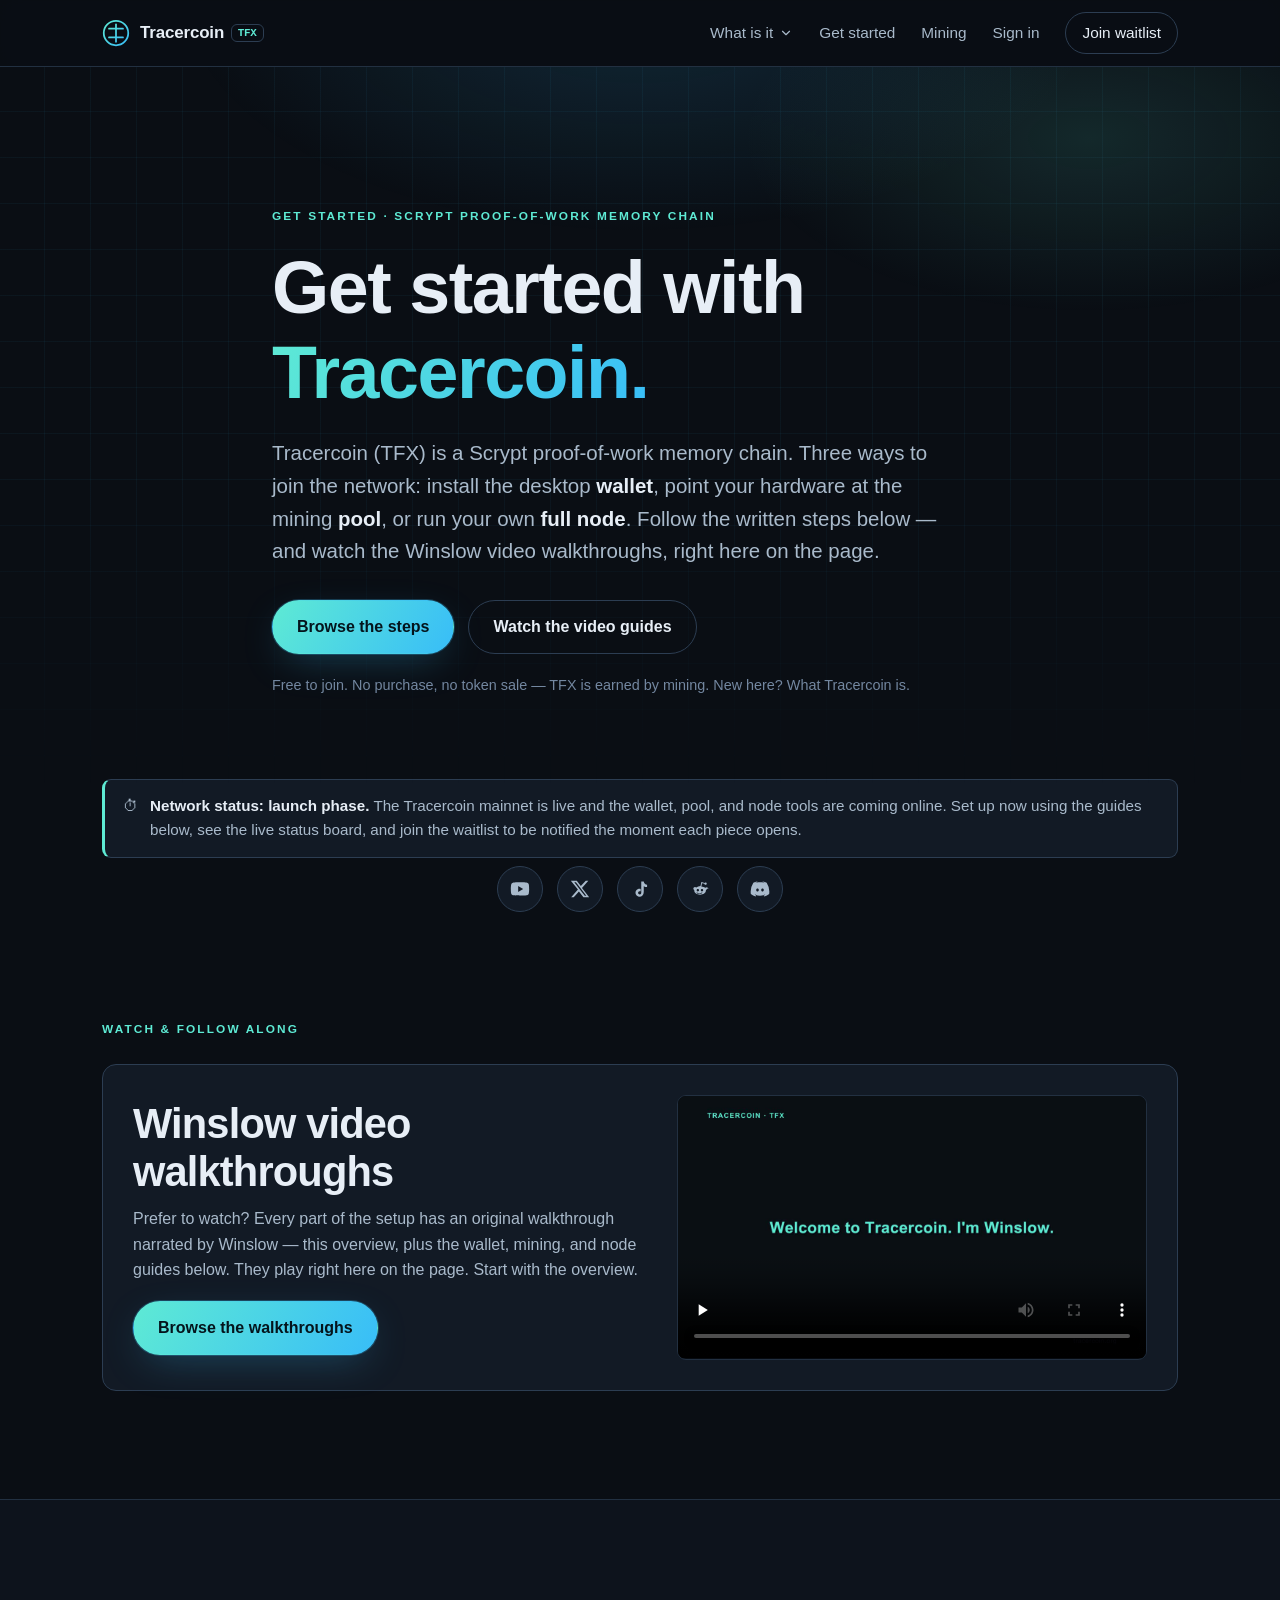
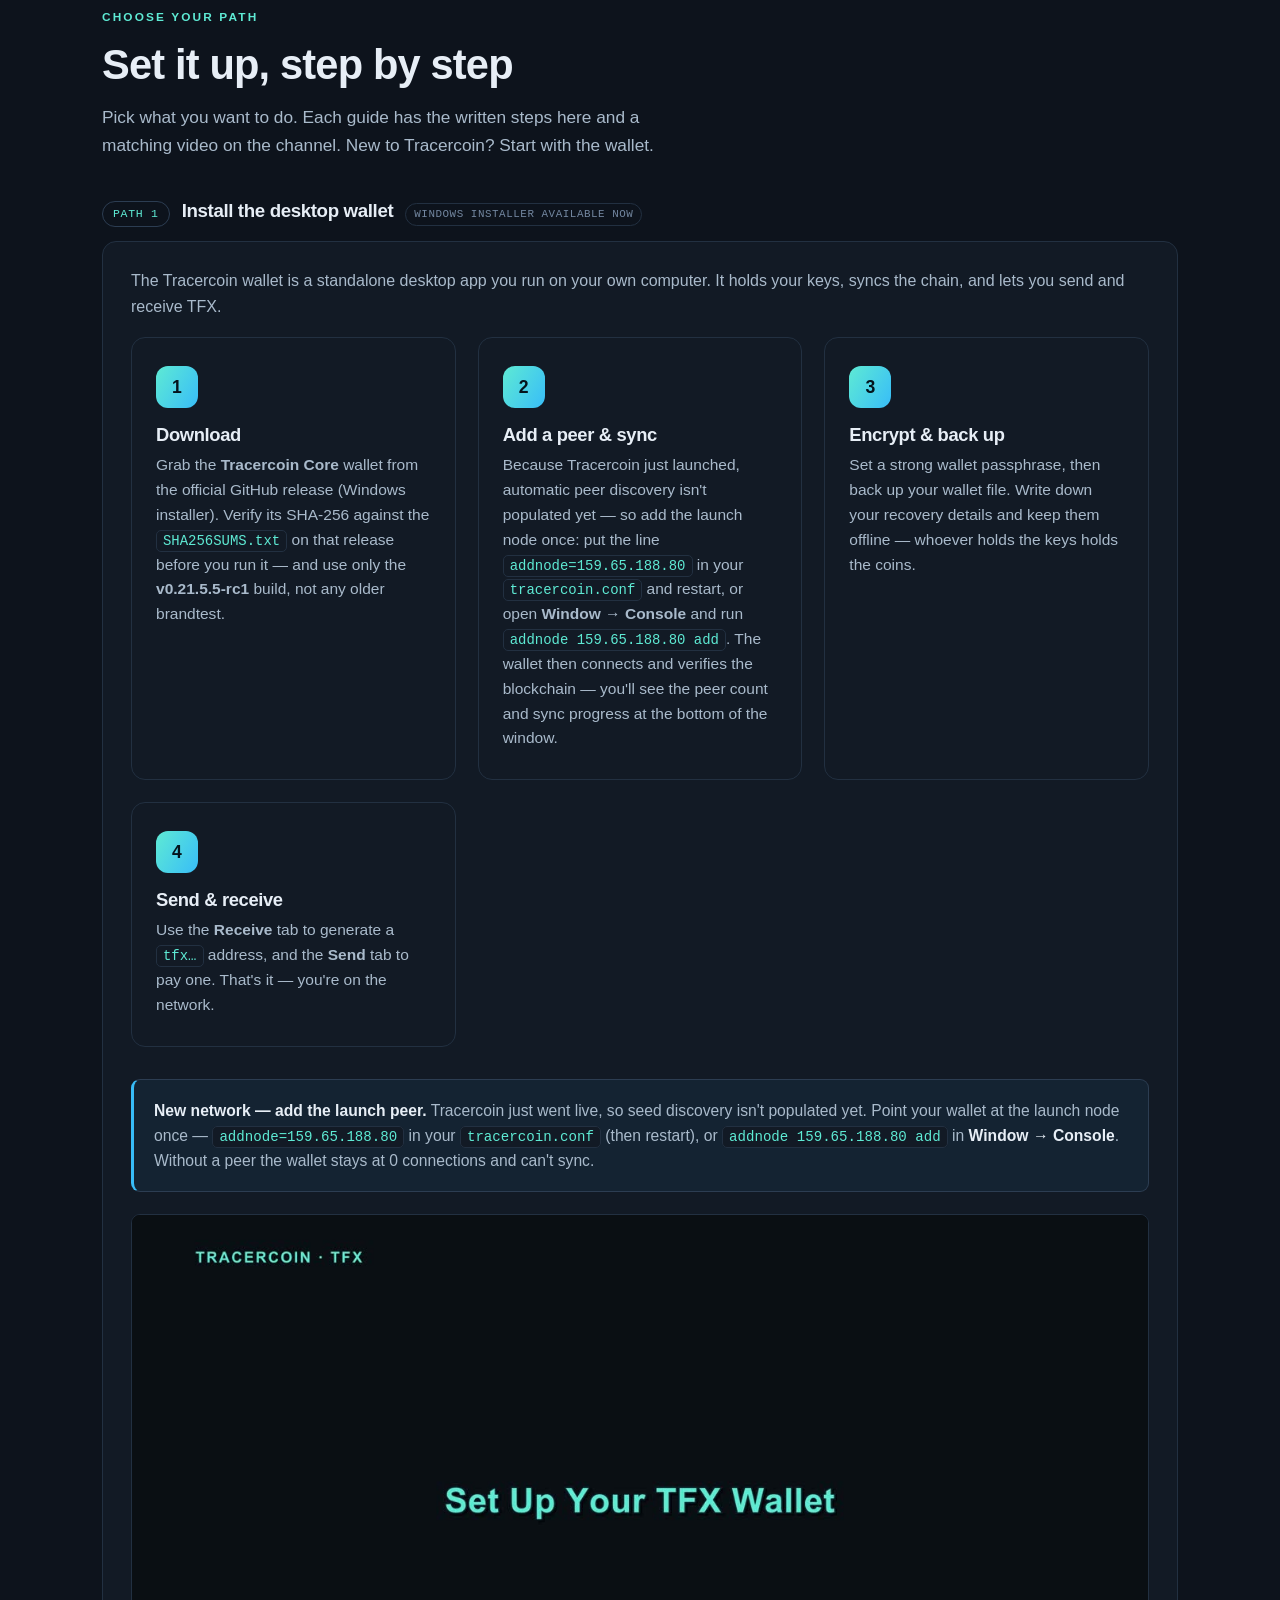
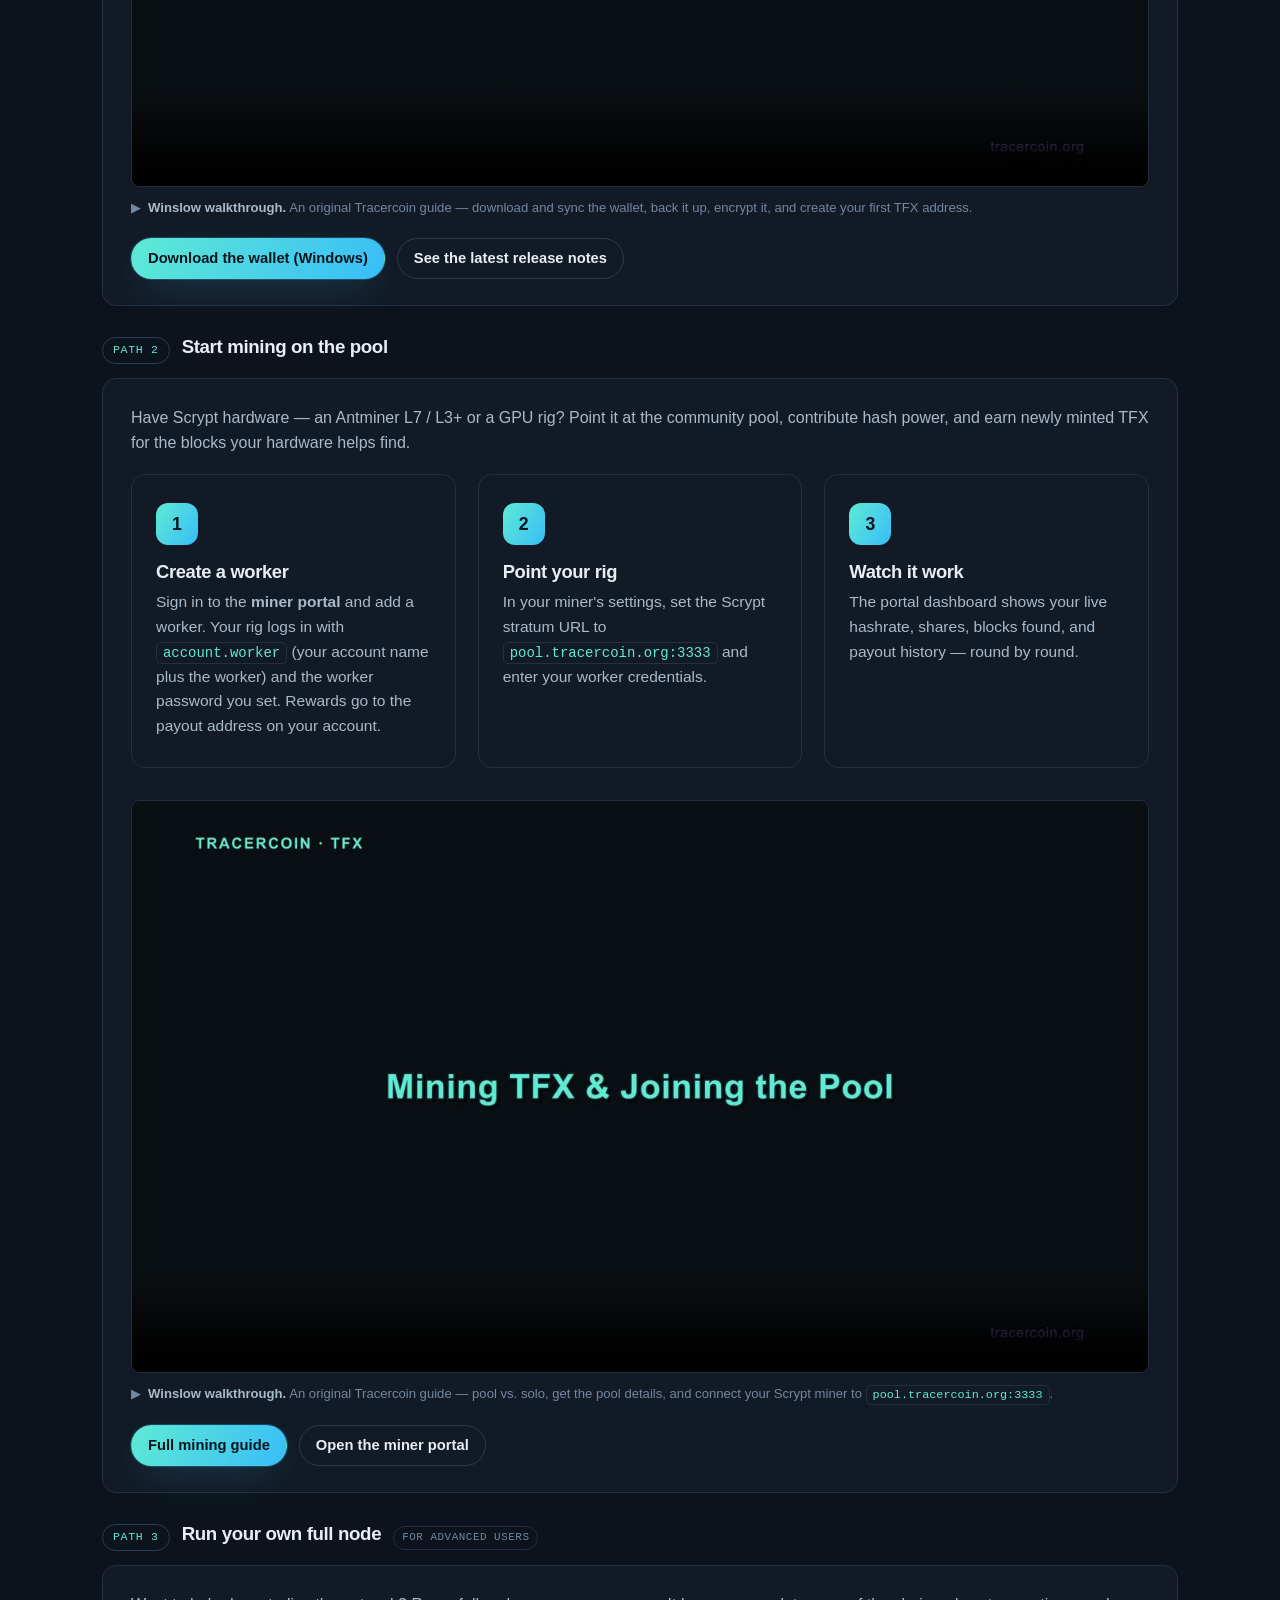
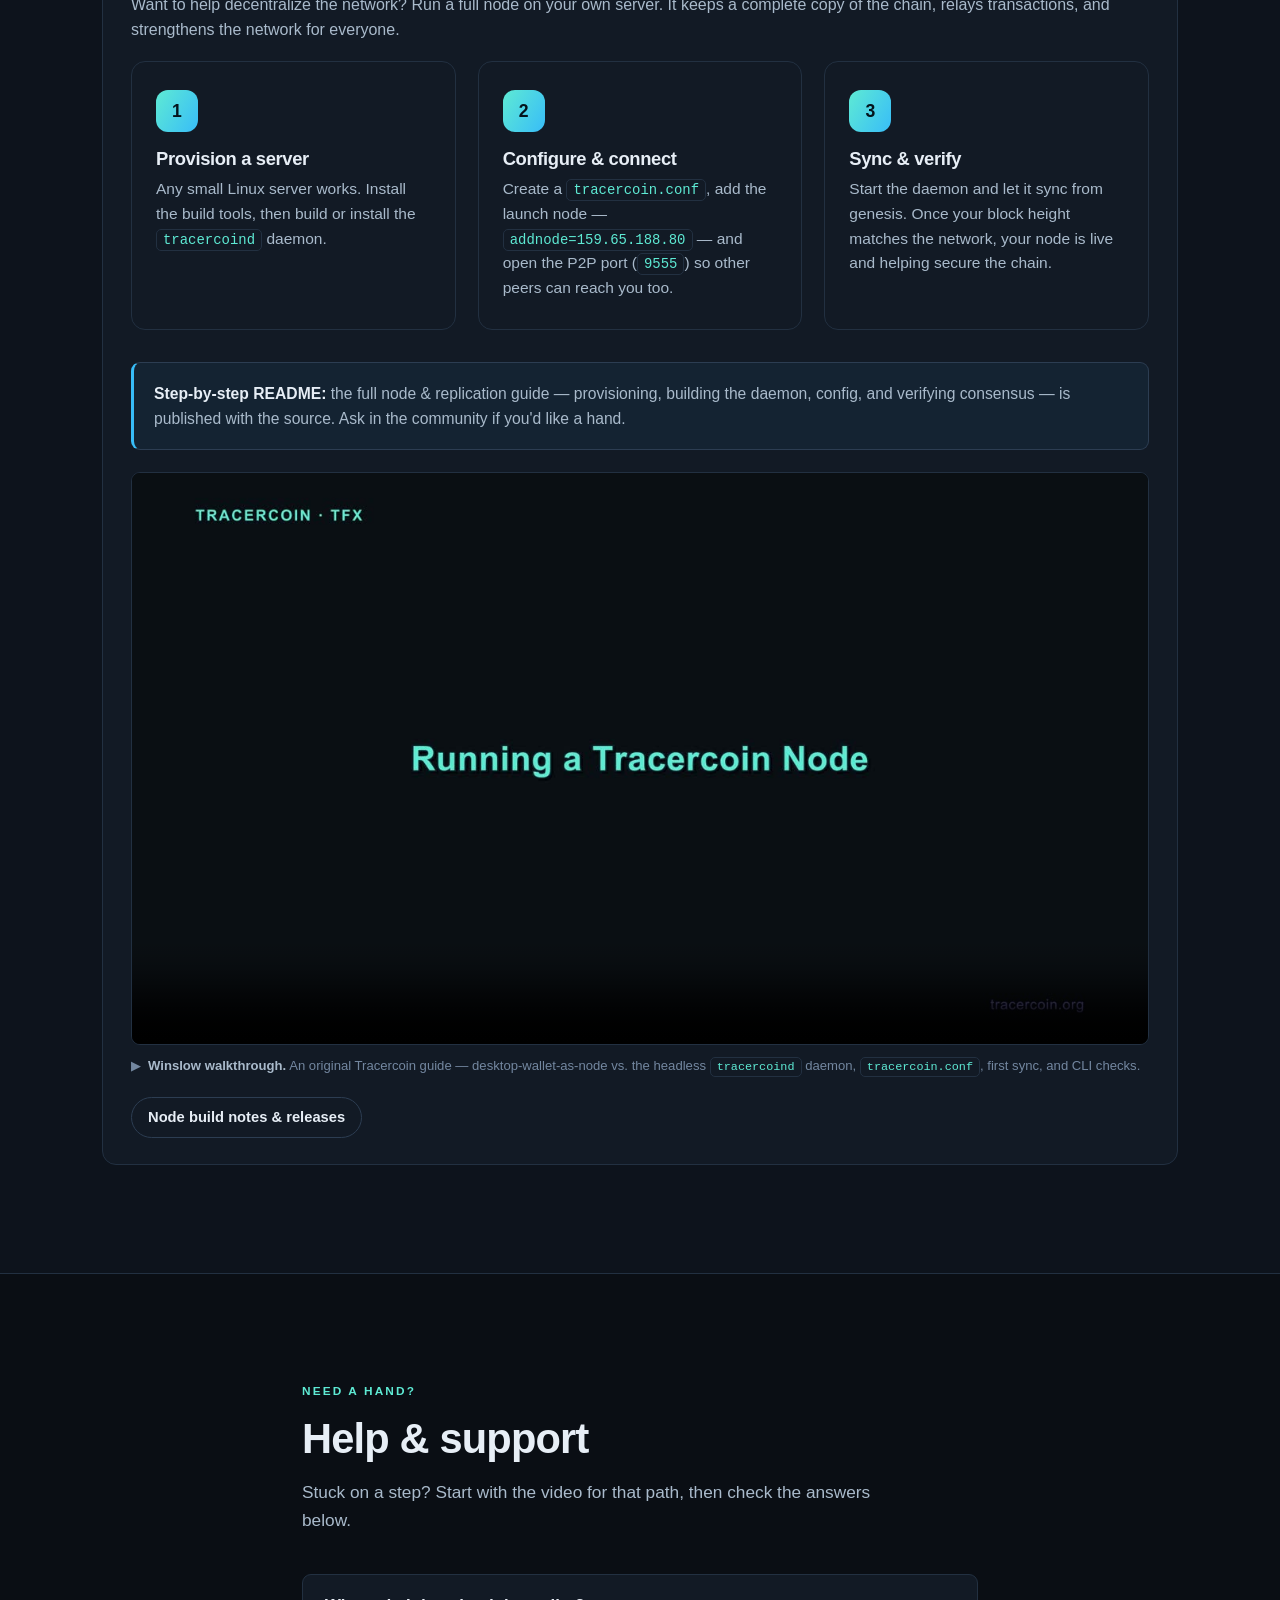
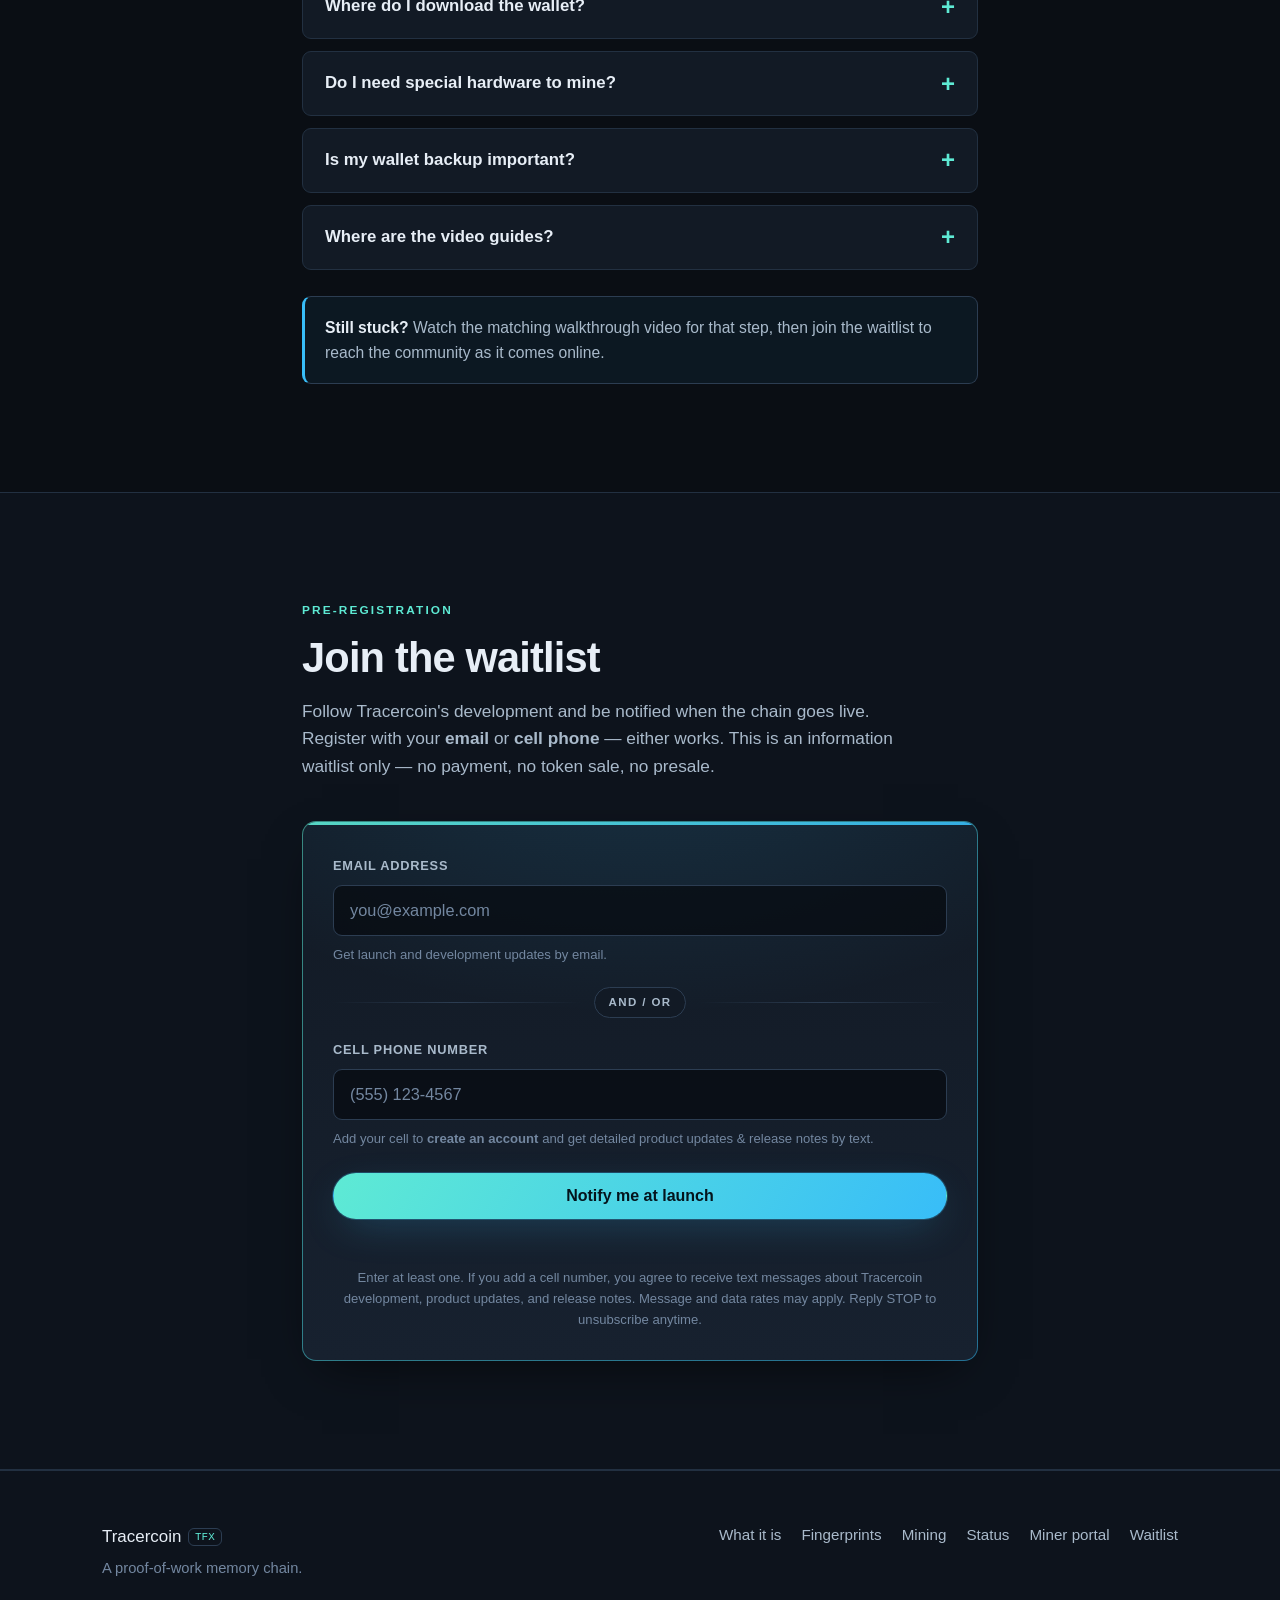
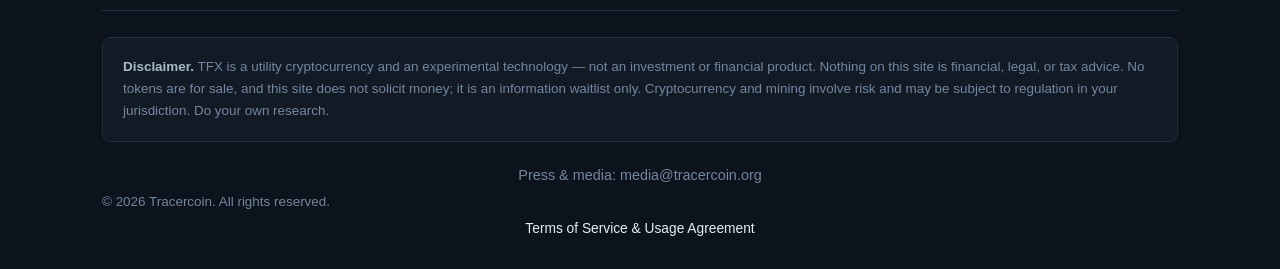
<file: index.html>
<!DOCTYPE html>
<html lang="en" data-tfx-auth="out" data-tfx-list="no" data-tfx-reg="no">
<head>
  <meta charset="UTF-8" />
  <meta name="viewport" content="width=device-width, initial-scale=1.0" />
  <title>Tracercoin (TFX) — Get Started: Wallet, Mining &amp; Nodes</title>
  <meta name="description" content="Get started with Tracercoin (TFX), a Scrypt proof-of-work memory chain. Install the desktop wallet, start mining on the community pool, or run your own full node. Step-by-step guides plus video walkthroughs. Join the waitlist for launch updates." />

  <!-- Open Graph / social -->
  <meta property="og:type" content="website" />
  <meta property="og:title" content="Tracercoin (TFX) — Get Started: Wallet, Mining &amp; Nodes" />
  <meta property="og:description" content="Install the wallet, start mining, or run a node on the Tracercoin proof-of-work memory chain. Step-by-step guides plus video walkthroughs." />
  <meta property="og:url" content="https://tracercoin.org/" />
  <meta property="og:image" content="/assets/og-image.svg" />
  <meta name="twitter:card" content="summary_large_image" />
  <meta name="theme-color" content="#0a0e14" />

  <link rel="icon" type="image/svg+xml" href="/assets/favicon.svg" />
  <link rel="stylesheet" href="/css/styles.css" />
  <!-- sets <html data-tfx-*> before paint (see /js/auth-state.js) -->
  <script src="/js/auth-state.js"></script>

  <style>
    /* Page-local styles — reuse the site's own design tokens */
    .status-banner {
      display: flex; gap: 12px; align-items: flex-start;
      max-width: var(--maxw); margin: 0 auto; padding: 14px 18px;
      background: var(--surface); border: 1px solid var(--border-2);
      border-left: 3px solid var(--accent-2); border-radius: var(--radius-sm);
      color: var(--text-soft); font-size: .95rem;
    }
    .status-banner strong { color: var(--text); }

    /* Video-channel feature card */
    .video-feature {
      display: grid; grid-template-columns: 1.1fr 1fr; gap: 28px; align-items: center;
      background: var(--surface); border: 1px solid var(--border-2);
      border-radius: var(--radius); padding: 30px; margin-top: 26px;
    }
    .video-feature h2 { margin: 0 0 10px; }
    .video-feature p { color: var(--text-soft); margin: 0 0 18px; }
    .video-thumb {
      position: relative; aspect-ratio: 16 / 9; border-radius: var(--radius-sm);
      overflow: hidden; border: 1px solid var(--border);
      background:
        radial-gradient(120% 120% at 20% 10%, rgba(56,189,248,.18), transparent 55%),
        radial-gradient(120% 120% at 90% 90%, rgba(94,234,212,.16), transparent 55%),
        #060a10;
      display: flex; align-items: center; justify-content: center;
    }
    .video-thumb .play {
      width: 64px; height: 64px; border-radius: 50%;
      background: rgba(10,14,20,.65); border: 1px solid var(--border-2);
      display: flex; align-items: center; justify-content: center;
      color: var(--accent-2);
    }
    .video-thumb .play svg { margin-left: 3px; }

    /* Responsive embedded video players */
    .video-embed {
      position: relative; aspect-ratio: 16 / 9; width: 100%;
      border-radius: var(--radius-sm); overflow: hidden;
      border: 1px solid var(--border); background: #060a10;
    }
    .video-embed iframe,
    .video-embed video { position: absolute; inset: 0; width: 100%; height: 100%; border: 0; background: #060a10; object-fit: cover; }
    .video-note {
      font-size: .82rem; color: var(--text-dim); margin: 10px 0 0;
      display: flex; gap: 7px; align-items: flex-start;
    }
    .video-note strong { color: var(--text-soft); }
    .path-video { margin: 22px 0 4px; }

    /* Setup-path cards with numbered steps */
    .path { margin-top: 30px; }
    .path-head { display: flex; align-items: baseline; gap: 12px; flex-wrap: wrap; }
    .path-tag {
      font-family: var(--mono); font-size: .72rem; letter-spacing: .06em;
      text-transform: uppercase; color: var(--accent-2);
      border: 1px solid var(--border-2); border-radius: 999px; padding: 3px 10px;
    }
    .path-card {
      background: var(--surface); border: 1px solid var(--border);
      border-radius: var(--radius); padding: 26px 28px; margin-top: 14px;
    }
    .path-card p.lead { color: var(--text-soft); margin: 0 0 18px; }
    .path-actions { display: flex; gap: 12px; flex-wrap: wrap; margin-top: 20px; }
    .watch-link {
      display: inline-flex; align-items: center; gap: 8px;
      font-weight: 600; color: var(--accent-2); text-decoration: none;
    }
    .watch-link svg { flex: none; }
    .watch-link:hover { text-decoration: underline; }
    .inline-code { font-family: var(--mono); font-size: .9em; color: var(--accent-2); background: var(--surface); padding: 2px 6px; border-radius: 5px; border: 1px solid var(--border); }
    .soon {
      font-family: var(--mono); font-size: .68rem; letter-spacing: .05em;
      text-transform: uppercase; color: var(--text-dim);
      border: 1px solid var(--border); border-radius: 999px; padding: 2px 8px;
    }
    .social-row { display: flex; justify-content: center; gap: 14px; flex-wrap: wrap; margin: 4px auto 0; padding: 0; }
    .social-row a { width: 46px; height: 46px; border-radius: 50%; display: grid; place-items: center;
      color: var(--text-soft); border: 1px solid var(--border-2); background: var(--surface);
      transition: transform .15s, color .15s, border-color .15s; }
    .social-row a:hover { color: #fff; border-color: var(--accent); transform: translateY(-3px); }
    .social-row svg { width: 20px; height: 20px; }
    @media (max-width: 720px) {
      .video-feature { grid-template-columns: 1fr; }
    }
  </style>
</head>
<body>
  <a class="skip-link" href="#main">Skip to main content</a>

  <!-- ============ HEADER / NAV ============ -->
  <header class="site-header" id="top">
    <nav class="nav container" aria-label="Primary">
      <a class="brand" href="/" aria-label="Tracercoin home">
        <span class="brand-mark" aria-hidden="true">
          <svg viewBox="0 0 32 32" width="28" height="28" role="img" aria-hidden="true">
            <defs>
              <linearGradient id="lg" x1="0" y1="0" x2="1" y2="1">
                <stop offset="0" stop-color="#5eead4" />
                <stop offset="1" stop-color="#38bdf8" />
              </linearGradient>
            </defs>
            <circle cx="16" cy="16" r="14" fill="none" stroke="url(#lg)" stroke-width="2" />
            <path d="M16 6 v20 M8 11 h16 M8 21 h16" fill="none" stroke="url(#lg)" stroke-width="2" stroke-linecap="round" />
          </svg>
        </span>
        <span class="brand-name">Tracercoin <span class="ticker">TFX</span></span>
      </a>

      <button class="nav-toggle" aria-expanded="false" aria-controls="nav-links" aria-label="Toggle navigation menu">
        <span></span><span></span><span></span>
      </button>

      <ul class="nav-links" id="nav-links">
        <li class="nav-has-dropdown">
          <details class="nav-dropdown">
            <summary>What is it
              <svg class="caret" viewBox="0 0 24 24" width="14" height="14" aria-hidden="true"><path d="M6 9l6 6 6-6" fill="none" stroke="currentColor" stroke-width="2" stroke-linecap="round" stroke-linejoin="round"/></svg>
            </summary>
            <ul class="dropdown-menu">
              <li><a href="/about/#what">What is Tracercoin?<small>The proof-of-work memory chain</small></a></li>
              <li><a href="/about/#wallet">What is the Tracercoin wallet?<small>Hold, send &amp; receive TFX</small></a></li>
              <li><a href="/about/#exchange">What is the Tracercoin exchange?<small>Trading TFX — what's planned</small></a></li>
            </ul>
          </details>
        </li>
        <li><a href="/" aria-current="page">Get started</a></li>
        <li><a href="/pool/">Mining</a></li>
        <li data-tfx="auth-only"><a href="/status/">Status</a></li>
        <li data-tfx="auth-only"><a href="/portal/">Miner portal</a></li>
        <li data-tfx="auth-only"><button type="button" class="btn btn-ghost btn-sm" data-tfx-logout>Sign out</button></li>
        <li data-tfx="noauth-only"><a href="/portal/">Sign in</a></li>
        <li data-tfx="anon-only"><a class="btn btn-ghost btn-sm" href="/#waitlist">Join waitlist</a></li>
      </ul>
    </nav>
  </header>

  <main id="main">

    <!-- ============ HERO ============ -->
    <section class="hero" aria-labelledby="hero-title">
      <div class="hero-grid" aria-hidden="true"></div>
      <div class="container hero-inner">
        <p class="eyebrow">Get started &middot; Scrypt proof-of-work memory chain</p>
        <h1 id="hero-title">Get started with<br /><span class="grad-text">Tracercoin.</span></h1>
        <p class="hero-sub">
          Tracercoin (TFX) is a Scrypt proof-of-work memory chain. Three ways to join the network:
          install the desktop <strong>wallet</strong>, point your hardware at the mining
          <strong>pool</strong>, or run your own <strong>full node</strong>. Follow the written steps
          below — and watch the Winslow video walkthroughs, right here on the page.
        </p>
        <div class="hero-cta">
          <a class="btn btn-primary" href="#paths">Browse the steps</a>
          <a class="btn btn-ghost" href="#video-title">Watch the video guides</a>
        </div>
        <p class="hero-note">Free to join. No purchase, no token sale — TFX is earned by mining. New here? <a href="/about/#what">What Tracercoin is</a>.</p>
      </div>
    </section>

    <div class="container" style="margin-top:-14px;margin-bottom:8px;">
      <div class="status-banner" role="note">
        <span aria-hidden="true">&#9201;</span>
        <span><strong>Network status: launch phase.</strong> The Tracercoin mainnet is live and the
        wallet, pool, and node tools are coming online. Set up now using the guides below, see the
        <a href="/status/">live status board</a>, and
        <a href="#waitlist">join the waitlist</a> to be notified the moment each piece opens.</span>
      </div>
    </div>

    <!-- ============ SOCIAL ROW ============ -->
    <div class="container">
      <nav class="social-row" aria-label="Tracercoin on social media">
        <a href="https://www.youtube.com/@Tracercoin" target="_blank" rel="noopener" aria-label="Tracercoin on YouTube">
          <svg viewBox="0 0 24 24" fill="currentColor" aria-hidden="true"><path d="M23 12s0-3.8-.5-5.6c-.3-1-1-1.8-2-2C18.8 4 12 4 12 4s-6.8 0-8.5.4c-1 .3-1.7 1-2 2C1 8.2 1 12 1 12s0 3.8.5 5.6c.3 1 1 1.7 2 2 1.7.4 8.5.4 8.5.4s6.8 0 8.5-.4c1-.3 1.7-1 2-2C23 15.8 23 12 23 12zM9.8 15.5v-7l6 3.5-6 3.5z"/></svg>
        </a>
        <a href="https://x.com/Tracercoinmedia" target="_blank" rel="noopener" aria-label="Tracercoin on X">
          <svg viewBox="0 0 24 24" fill="currentColor" aria-hidden="true"><path d="M18.9 2H22l-7.6 8.7L23 22h-6.9l-5.4-7-6.2 7H1.4l8.1-9.3L1 2h7.1l4.9 6.4L18.9 2zm-1.2 18h1.9L7.1 4H5.1L17.7 20z"/></svg>
        </a>
        <a href="https://www.tiktok.com/@Tracercoin" target="_blank" rel="noopener" aria-label="Tracercoin on TikTok">
          <svg viewBox="0 0 24 24" fill="currentColor" aria-hidden="true"><path d="M16.5 3c.3 2.3 1.8 3.9 4 4v2.7c-1.3.1-2.6-.3-4-1.1v6.9c0 4.3-3.5 6.5-6.6 5.4-3-.9-4.2-4.5-2.5-7 1.2-1.8 3.4-2.5 5.4-2v2.9c-.4-.1-.9-.2-1.4-.1-1.2.2-1.9 1.3-1.6 2.5.3 1.2 1.6 1.8 2.7 1.2.7-.4 1-1.1 1-1.9V3h3z"/></svg>
        </a>
        <a href="https://www.reddit.com/r/Tracercoin" target="_blank" rel="noopener" aria-label="Tracercoin on Reddit">
          <svg viewBox="0 0 24 24" fill="currentColor" aria-hidden="true"><path d="M22 12c0-1.1-.9-2-2-2-.5 0-1 .2-1.4.6-1.4-.9-3.1-1.5-5-1.6l.9-4 2.8.6c0 .8.6 1.4 1.4 1.4s1.4-.7 1.4-1.5-.6-1.4-1.4-1.4c-.6 0-1.1.3-1.3.8L14 3.6c-.2 0-.3.1-.4.3l-1 4.6c-2 .1-3.7.7-5.1 1.6-.4-.4-.9-.6-1.5-.6-1.1 0-2 .9-2 2 0 .8.5 1.5 1.1 1.8v.5c0 2.8 3.1 5 7 5s7-2.2 7-5v-.5c.7-.3 1.4-1 1.4-1.8zM8 13.5c0-.8.6-1.5 1.4-1.5s1.4.7 1.4 1.5-.6 1.4-1.4 1.4S8 14.3 8 13.5zm6.7 3.3c-.9.9-2.6.9-3.4.9s-2.5 0-3.4-.9c-.1-.1-.1-.4 0-.5.1-.1.4-.1.5 0 .6.6 1.8.8 2.9.8s2.3-.2 2.9-.8c.1-.1.4-.1.5 0 .2.2.2.4 0 .5zm-.3-1.9c-.8 0-1.4-.6-1.4-1.4s.6-1.5 1.4-1.5 1.4.7 1.4 1.5-.6 1.4-1.4 1.4z"/></svg>
        </a>
        <a href="https://discord.gg/sK4VwBD5v" target="_blank" rel="noopener" aria-label="Tracercoin on Discord">
          <svg viewBox="0 0 24 24" fill="currentColor" aria-hidden="true"><path d="M20 4.5A19 19 0 0015.4 3l-.3.5a17 17 0 015.3 2.7C18 4.6 15 4 12 4s-6 .6-8.4 2.2A17 17 0 018.9 3.5L8.6 3A19 19 0 004 4.5 20 20 0 001 18a19 19 0 005.8 3l.7-1.2c-.6-.2-1.2-.5-1.8-.9l.4-.3a13 13 0 0011.8 0l.4.3c-.6.4-1.2.7-1.8.9l.7 1.2A19 19 0 0023 18 20 20 0 0020 4.5zM9 15c-.9 0-1.6-.8-1.6-1.8S8.1 11.4 9 11.4s1.6.8 1.6 1.8S9.9 15 9 15zm6 0c-.9 0-1.6-.8-1.6-1.8s.7-1.8 1.6-1.8 1.6.8 1.6 1.8S15.9 15 15 15z"/></svg>
        </a>
      </nav>
    </div>

    <!-- ============ VIDEO CHANNEL FEATURE ============ -->
    <section class="section" aria-labelledby="video-title">
      <div class="container">
        <p class="section-eyebrow">Watch &amp; follow along</p>
        <div class="video-feature">
          <div>
            <h2 id="video-title" class="section-title" style="margin-top:0;">Winslow video walkthroughs</h2>
            <p>
              Prefer to watch? Every part of the setup has an original walkthrough narrated by
              Winslow — this overview, plus the wallet, mining, and node guides below. They play
              right here on the page. Start with the overview.
            </p>
            <a class="btn btn-primary" href="#paths">Browse the walkthroughs</a>
          </div>
          <!-- Featured walkthrough — original Winslow-narrated overview, self-hosted MP4. -->
          <div class="video-embed">
            <video class="video-player" controls preload="none" playsinline poster="/videos/tfx-overview.jpg">
              <source src="/videos/tfx-overview.mp4" type="video/mp4" />
              <a href="/videos/tfx-overview.mp4">Download the overview walkthrough (MP4)</a>
            </video>
          </div>
        </div>
      </div>
    </section>

    <!-- ============ SETUP PATHS ============ -->
    <section id="paths" class="section section-alt" aria-labelledby="paths-title">
      <div class="container">
        <p class="section-eyebrow">Choose your path</p>
        <h2 id="paths-title" class="section-title">Set it up, step by step</h2>
        <p class="section-lead">
          Pick what you want to do. Each guide has the written steps here and a matching video on the
          channel. New to Tracercoin? Start with the wallet.
        </p>

        <!-- PATH 1: WALLET -->
        <div class="path">
          <div class="path-head">
            <span class="path-tag">Path 1</span>
            <h3 style="margin:0;">Install the desktop wallet</h3>
            <span class="soon">Windows installer available now</span>
          </div>
          <div class="path-card">
            <p class="lead">
              The Tracercoin wallet is a standalone desktop app you run on your own computer. It holds
              your keys, syncs the chain, and lets you send and receive TFX.
            </p>
            <ol class="steps">
              <li class="step">
                <div class="step-num" aria-hidden="true">1</div>
                <h3>Download</h3>
                <p>Grab the <strong>Tracercoin Core</strong> wallet from the <a href="https://github.com/TraceRcoin/wallet/releases/tag/v0.21.5.5-rc1">official GitHub release</a> (Windows installer). Verify its SHA-256 against the <span class="inline-code">SHA256SUMS.txt</span> on that release before you run it — and use only the <strong>v0.21.5.5-rc1</strong> build, not any older brandtest.</p>
              </li>
              <li class="step">
                <div class="step-num" aria-hidden="true">2</div>
                <h3>Add a peer &amp; sync</h3>
                <p>Because Tracercoin just launched, automatic peer discovery isn't populated yet — so add the launch node once: put the line <span class="inline-code">addnode=159.65.188.80</span> in your <span class="inline-code">tracercoin.conf</span> and restart, or open <strong>Window → Console</strong> and run <span class="inline-code">addnode 159.65.188.80 add</span>. The wallet then connects and verifies the blockchain — you'll see the peer count and sync progress at the bottom of the window.</p>
              </li>
              <li class="step">
                <div class="step-num" aria-hidden="true">3</div>
                <h3>Encrypt &amp; back up</h3>
                <p>Set a strong wallet passphrase, then back up your wallet file. Write down your recovery details and keep them offline — whoever holds the keys holds the coins.</p>
              </li>
              <li class="step">
                <div class="step-num" aria-hidden="true">4</div>
                <h3>Send &amp; receive</h3>
                <p>Use the <strong>Receive</strong> tab to generate a <span class="inline-code">tfx…</span> address, and the <strong>Send</strong> tab to pay one. That's it — you're on the network.</p>
              </li>
            </ol>
            <div class="callout" role="note" style="margin-top:20px;">
              <strong>New network — add the launch peer.</strong> Tracercoin just went live, so seed discovery
              isn't populated yet. Point your wallet at the launch node once —
              <span class="inline-code">addnode=159.65.188.80</span> in your <span class="inline-code">tracercoin.conf</span>
              (then restart), or <span class="inline-code">addnode 159.65.188.80 add</span> in <strong>Window → Console</strong>.
              Without a peer the wallet stays at 0 connections and can't sync.
            </div>
            <div class="path-video">
              <div class="video-embed">
                <video class="video-player" controls preload="none" playsinline poster="/videos/tfx-wallet.jpg">
                  <source src="/videos/tfx-wallet.mp4" type="video/mp4" />
                  <a href="/videos/tfx-wallet.mp4">Download the wallet walkthrough (MP4)</a>
                </video>
              </div>
              <p class="video-note"><span aria-hidden="true">▶</span><span><strong>Winslow walkthrough.</strong> An original Tracercoin guide — download and sync the wallet, back it up, encrypt it, and create your first TFX address.</span></p>
            </div>
            <div class="path-actions">
              <a class="btn btn-primary btn-sm" href="https://github.com/TraceRcoin/wallet/releases/tag/v0.21.5.5-rc1">Download the wallet (Windows)</a>
              <a class="btn btn-ghost btn-sm" href="/status/">See the latest release notes</a>
            </div>
          </div>
        </div>

        <!-- PATH 2: MINING -->
        <div class="path">
          <div class="path-head">
            <span class="path-tag">Path 2</span>
            <h3 style="margin:0;">Start mining on the pool</h3>
          </div>
          <div class="path-card">
            <p class="lead">
              Have Scrypt hardware — an Antminer L7 / L3+ or a GPU rig? Point it at the community pool,
              contribute hash power, and earn newly minted TFX for the blocks your hardware helps find.
            </p>
            <ol class="steps">
              <li class="step">
                <div class="step-num" aria-hidden="true">1</div>
                <h3>Create a worker</h3>
                <p>Sign in to the <strong>miner portal</strong> and add a worker. Your rig logs in with <span class="inline-code">account.worker</span> (your account name plus the worker) and the worker password you set. Rewards go to the payout address on your account.</p>
              </li>
              <li class="step">
                <div class="step-num" aria-hidden="true">2</div>
                <h3>Point your rig</h3>
                <p>In your miner's settings, set the Scrypt stratum URL to <span class="inline-code">pool.tracercoin.org:3333</span> and enter your worker credentials.</p>
              </li>
              <li class="step">
                <div class="step-num" aria-hidden="true">3</div>
                <h3>Watch it work</h3>
                <p>The portal dashboard shows your live hashrate, shares, blocks found, and payout history — round by round.</p>
              </li>
            </ol>
            <div class="path-video">
              <div class="video-embed">
                <video class="video-player" controls preload="none" playsinline poster="/videos/tfx-mining.jpg">
                  <source src="/videos/tfx-mining.mp4" type="video/mp4" />
                  <a href="/videos/tfx-mining.mp4">Download the mining walkthrough (MP4)</a>
                </video>
              </div>
              <p class="video-note"><span aria-hidden="true">▶</span><span><strong>Winslow walkthrough.</strong> An original Tracercoin guide — pool vs. solo, get the pool details, and connect your Scrypt miner to <span class="inline-code">pool.tracercoin.org:3333</span>.</span></p>
            </div>
            <div class="path-actions">
              <a class="btn btn-primary btn-sm" href="/pool/">Full mining guide</a>
              <a class="btn btn-ghost btn-sm" href="/portal/">Open the miner portal</a>
            </div>
          </div>
        </div>

        <!-- PATH 3: NODE -->
        <div class="path">
          <div class="path-head">
            <span class="path-tag">Path 3</span>
            <h3 style="margin:0;">Run your own full node</h3>
            <span class="soon">For advanced users</span>
          </div>
          <div class="path-card">
            <p class="lead">
              Want to help decentralize the network? Run a full node on your own server. It keeps a
              complete copy of the chain, relays transactions, and strengthens the network for everyone.
            </p>
            <ol class="steps">
              <li class="step">
                <div class="step-num" aria-hidden="true">1</div>
                <h3>Provision a server</h3>
                <p>Any small Linux server works. Install the build tools, then build or install the <span class="inline-code">tracercoind</span> daemon.</p>
              </li>
              <li class="step">
                <div class="step-num" aria-hidden="true">2</div>
                <h3>Configure &amp; connect</h3>
                <p>Create a <span class="inline-code">tracercoin.conf</span>, add the launch node — <span class="inline-code">addnode=159.65.188.80</span> — and open the P2P port (<span class="inline-code">9555</span>) so other peers can reach you too.</p>
              </li>
              <li class="step">
                <div class="step-num" aria-hidden="true">3</div>
                <h3>Sync &amp; verify</h3>
                <p>Start the daemon and let it sync from genesis. Once your block height matches the network, your node is live and helping secure the chain.</p>
              </li>
            </ol>
            <div class="callout" role="note" style="margin-top:20px;">
              <strong>Step-by-step README:</strong> the full node &amp; replication guide — provisioning,
              building the daemon, config, and verifying consensus — is published with the source. Ask
              in the community if you'd like a hand.
            </div>
            <div class="path-video">
              <div class="video-embed">
                <video class="video-player" controls preload="none" playsinline poster="/videos/tfx-node.jpg">
                  <source src="/videos/tfx-node.mp4" type="video/mp4" />
                  <a href="/videos/tfx-node.mp4">Download the node walkthrough (MP4)</a>
                </video>
              </div>
              <p class="video-note"><span aria-hidden="true">▶</span><span><strong>Winslow walkthrough.</strong> An original Tracercoin guide — desktop-wallet-as-node vs. the headless <span class="inline-code">tracercoind</span> daemon, <span class="inline-code">tracercoin.conf</span>, first sync, and CLI checks.</span></p>
            </div>
            <div class="path-actions">
              <a class="btn btn-ghost btn-sm" href="/status/">Node build notes &amp; releases</a>
            </div>
          </div>
        </div>
      </div>
    </section>

    <!-- ============ HELP / SUPPORT ============ -->
    <section id="help" class="section" aria-labelledby="help-title">
      <div class="container narrow">
        <p class="section-eyebrow">Need a hand?</p>
        <h2 id="help-title" class="section-title">Help &amp; support</h2>
        <p class="section-lead">
          Stuck on a step? Start with the video for that path, then check the answers below.
        </p>

        <div class="faq">
          <details class="faq-item">
            <summary>Where do I download the wallet?</summary>
            <div class="faq-body">
              <p>The desktop wallet installer is available now as a release candidate — the download and its checksum are posted with each release. Check the <a href="/status/">status &amp; release notes</a> for the current build, and <a href="#waitlist">join the waitlist</a> to be notified as new builds ship. Always verify the checksum before running the file.</p>
            </div>
          </details>
          <details class="faq-item">
            <summary>Do I need special hardware to mine?</summary>
            <div class="faq-body">
              <p>Tracercoin uses Scrypt proof-of-work, so you can mine with standard Scrypt ASICs like the Antminer L7 or L3+, or with a GPU. See the <a href="/pool/">full mining guide</a> for setup details.</p>
            </div>
          </details>
          <details class="faq-item">
            <summary>Is my wallet backup important?</summary>
            <div class="faq-body">
              <p>Yes — critically. Your wallet holds your keys. If you lose your wallet file and passphrase, no one can recover your coins for you. Back up your wallet and store the recovery details offline.</p>
            </div>
          </details>
          <details class="faq-item">
            <summary>Where are the video guides?</summary>
            <div class="faq-body">
              <p>Every walkthrough plays right here on the page — see the <a href="#video-title">Winslow video walkthroughs</a> above and the video on each setup path. They're original Tracercoin guides, added to as each feature ships.</p>
            </div>
          </details>
        </div>

        <div class="callout" role="note" style="margin-top:26px;">
          <strong>Still stuck?</strong> Watch the matching <a href="#paths">walkthrough video</a> for
          that step, then <a href="#waitlist">join the waitlist</a> to reach the community as it comes online.
        </div>
      </div>
    </section>

    <!-- ============ WAITLIST ============ -->
    <section id="waitlist" class="section section-alt" aria-labelledby="wl-title">
      <div class="container narrow">

      <!-- Already registered / on the list: show their waitlist number instead of the form -->
      <div data-tfx="reg-only" style="text-align:center;">
        <p class="section-eyebrow">You're on the waitlist</p>
        <h2 class="section-title">You're on the list</h2>
        <p class="section-lead" style="margin:0 auto;">
          Thanks for pre-registering. We'll notify you as development milestones are reached and the
          moment the chain goes live — no further action needed.
        </p>
        <div class="waitlist-badge" data-tfx="list-only">
          <span class="waitlist-badge-label">Your waitlist number</span>
          <span class="waitlist-badge-num" data-tfx-number>#—</span>
        </div>
      </div>

      <!-- New visitor: the join form -->
      <div data-tfx="anon-only">
        <p class="section-eyebrow">Pre-registration</p>
        <h2 id="wl-title" class="section-title">Join the waitlist</h2>
        <p class="section-lead">
          Follow Tracercoin's development and be notified when the chain goes live. Register with
          your <strong>email</strong> or <strong>cell phone</strong> — either works. This is an
          information waitlist only — no payment, no token sale, no presale.
        </p>

        <form id="waitlist-form" class="waitlist-form" novalidate>
          <div class="field">
            <label for="email">Email address</label>
            <input
              type="email"
              id="email"
              name="email"
              inputmode="email"
              autocomplete="email"
              placeholder="you@example.com"
              aria-describedby="email-hint email-error"
            />
            <p class="field-hint" id="email-hint">Get launch and development updates by email.</p>
            <p class="field-error" id="email-error" role="alert" hidden></p>
          </div>

          <div class="or-divider" aria-hidden="true"><span>and / or</span></div>

          <div class="field">
            <label for="phone">Cell phone number</label>
            <input
              type="tel"
              id="phone"
              name="phone"
              inputmode="tel"
              autocomplete="tel"
              placeholder="(555) 123-4567"
              aria-describedby="phone-hint phone-error"
            />
            <p class="field-hint" id="phone-hint">
              Add your cell to <strong>create an account</strong> and get detailed product updates
              &amp; release notes by text.
            </p>
            <p class="field-error" id="phone-error" role="alert" hidden></p>
          </div>

          <!-- Honeypot anti-spam field: hidden from real users, bots fill it -->
          <div class="hp-field" aria-hidden="true">
            <label for="company">Company (leave blank)</label>
            <input type="text" id="company" name="_gotcha" tabindex="-1" autocomplete="off" />
          </div>

          <button type="submit" class="btn btn-primary btn-block" id="waitlist-submit">
            Notify me at launch
          </button>

          <p class="form-status" id="form-status" role="status" aria-live="polite"></p>
          <p class="form-fineprint">
            Enter at least one. If you add a cell number, you agree to receive text messages about
            Tracercoin development, product updates, and release notes. Message and data rates may
            apply. Reply STOP to unsubscribe anytime.
          </p>
        </form>
      </div>

      </div>
    </section>
  </main>

  <!-- ============ FOOTER ============ -->
  <footer class="site-footer">
    <div class="container">
      <div class="footer-top">
        <div class="footer-brand">
          <span class="brand-name">Tracercoin <span class="ticker">TFX</span></span>
          <p class="footer-tag">A proof-of-work memory chain.</p>
        </div>
        <nav class="footer-nav" aria-label="Footer">
          <a href="/about/#what">What it is</a>
          <a href="/about/#fingerprints">Fingerprints</a>
          <a href="/pool/">Mining</a>
          <a href="/status/">Status</a>
          <a href="/portal/">Miner portal</a>
          <a href="#waitlist" data-tfx="anon-only">Waitlist</a>
        </nav>
      </div>

      <div class="disclaimer" role="contentinfo">
        <p>
          <strong>Disclaimer.</strong> TFX is a utility cryptocurrency and an experimental technology —
          not an investment or financial product. Nothing on this site is financial, legal, or tax advice.
          No tokens are for sale, and this site does not solicit money; it is an information waitlist only.
          Cryptocurrency and mining involve risk and may be subject to regulation in your jurisdiction.
          Do your own research.
        </p>
      </div>

      <p style="text-align:center;color:var(--text-dim);font-size:.9rem;margin:0 0 4px;">Press &amp; media: <a href="mailto:media@tracercoin.org">media@tracercoin.org</a></p>
      <p class="copyright">&copy; <span id="year">2026</span> Tracercoin. All rights reserved.</p>
      <p style="text-align:center;font-size:.86rem;margin:6px 0 0;"><a href="/terms/">Terms of Service &amp; Usage Agreement</a></p>
    </div>
  </footer>

  <script src="/js/main.js" defer></script>
</body>
</html>
</file>
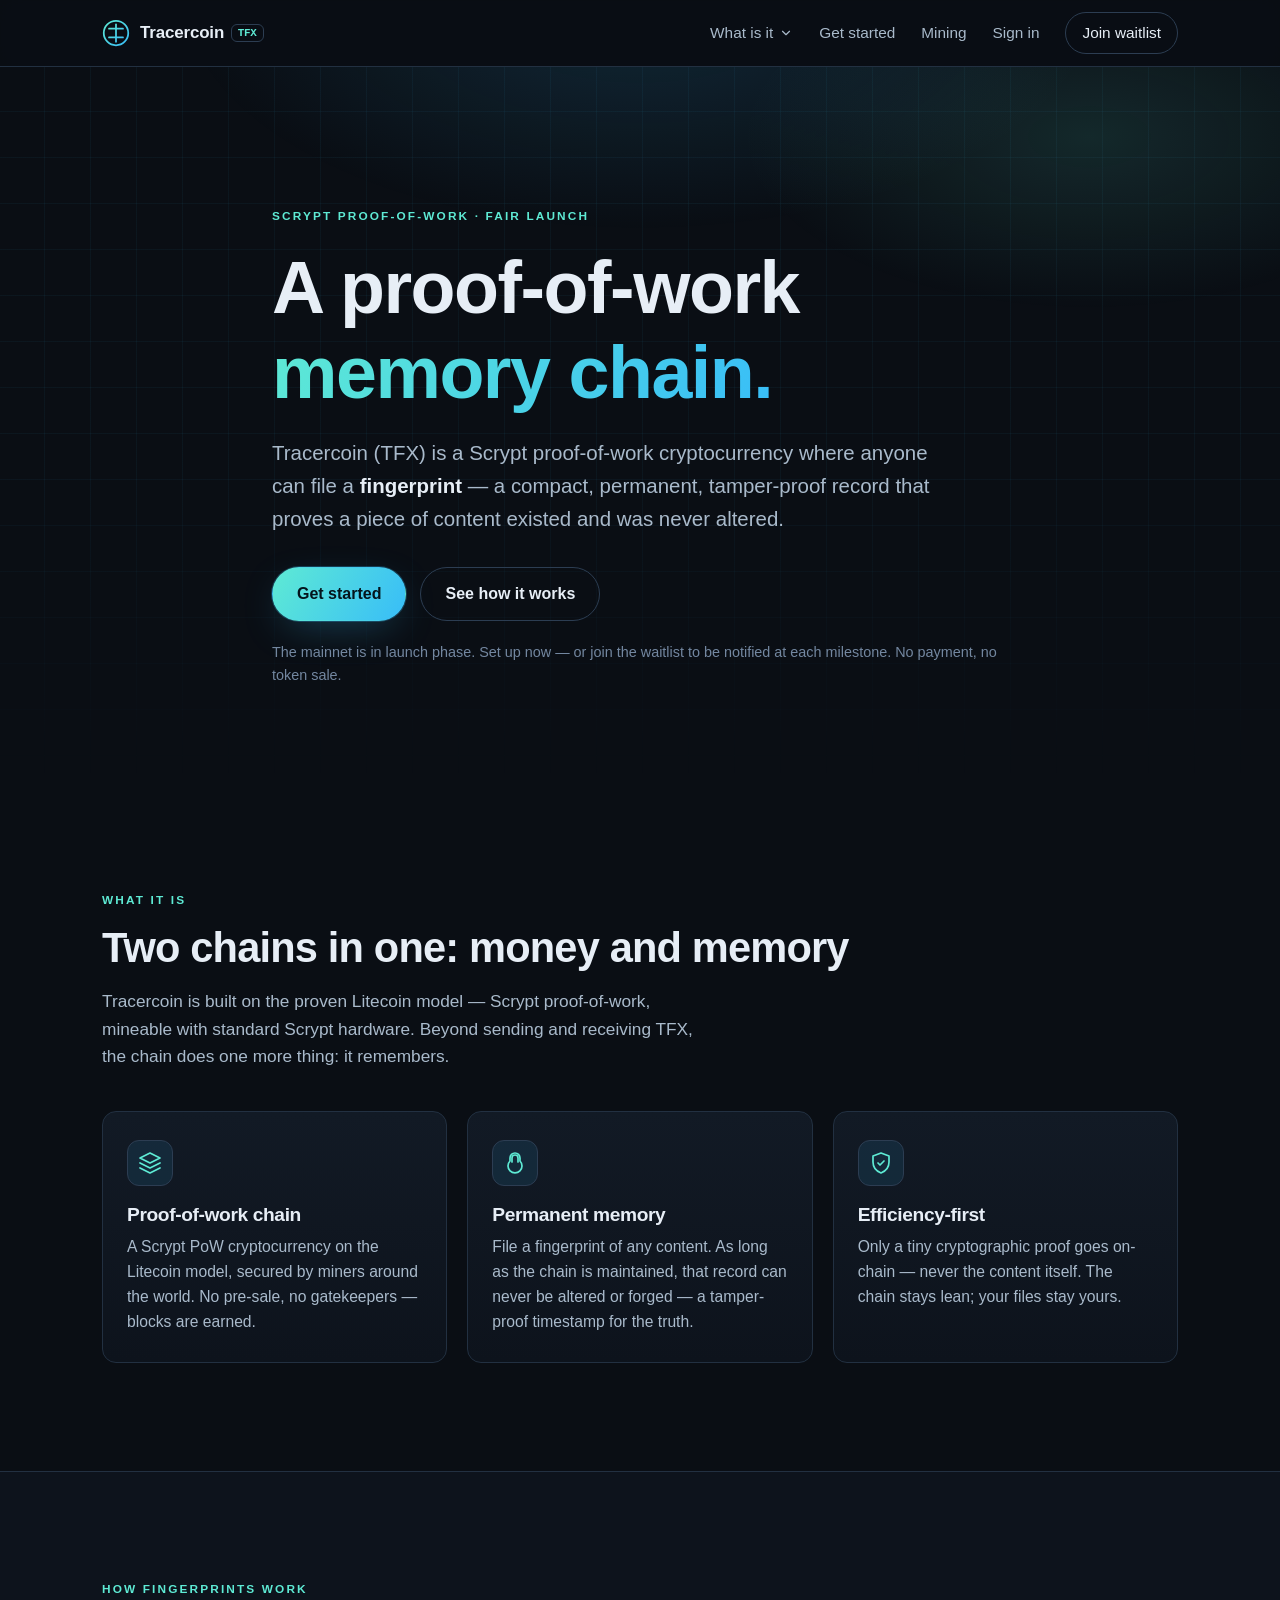
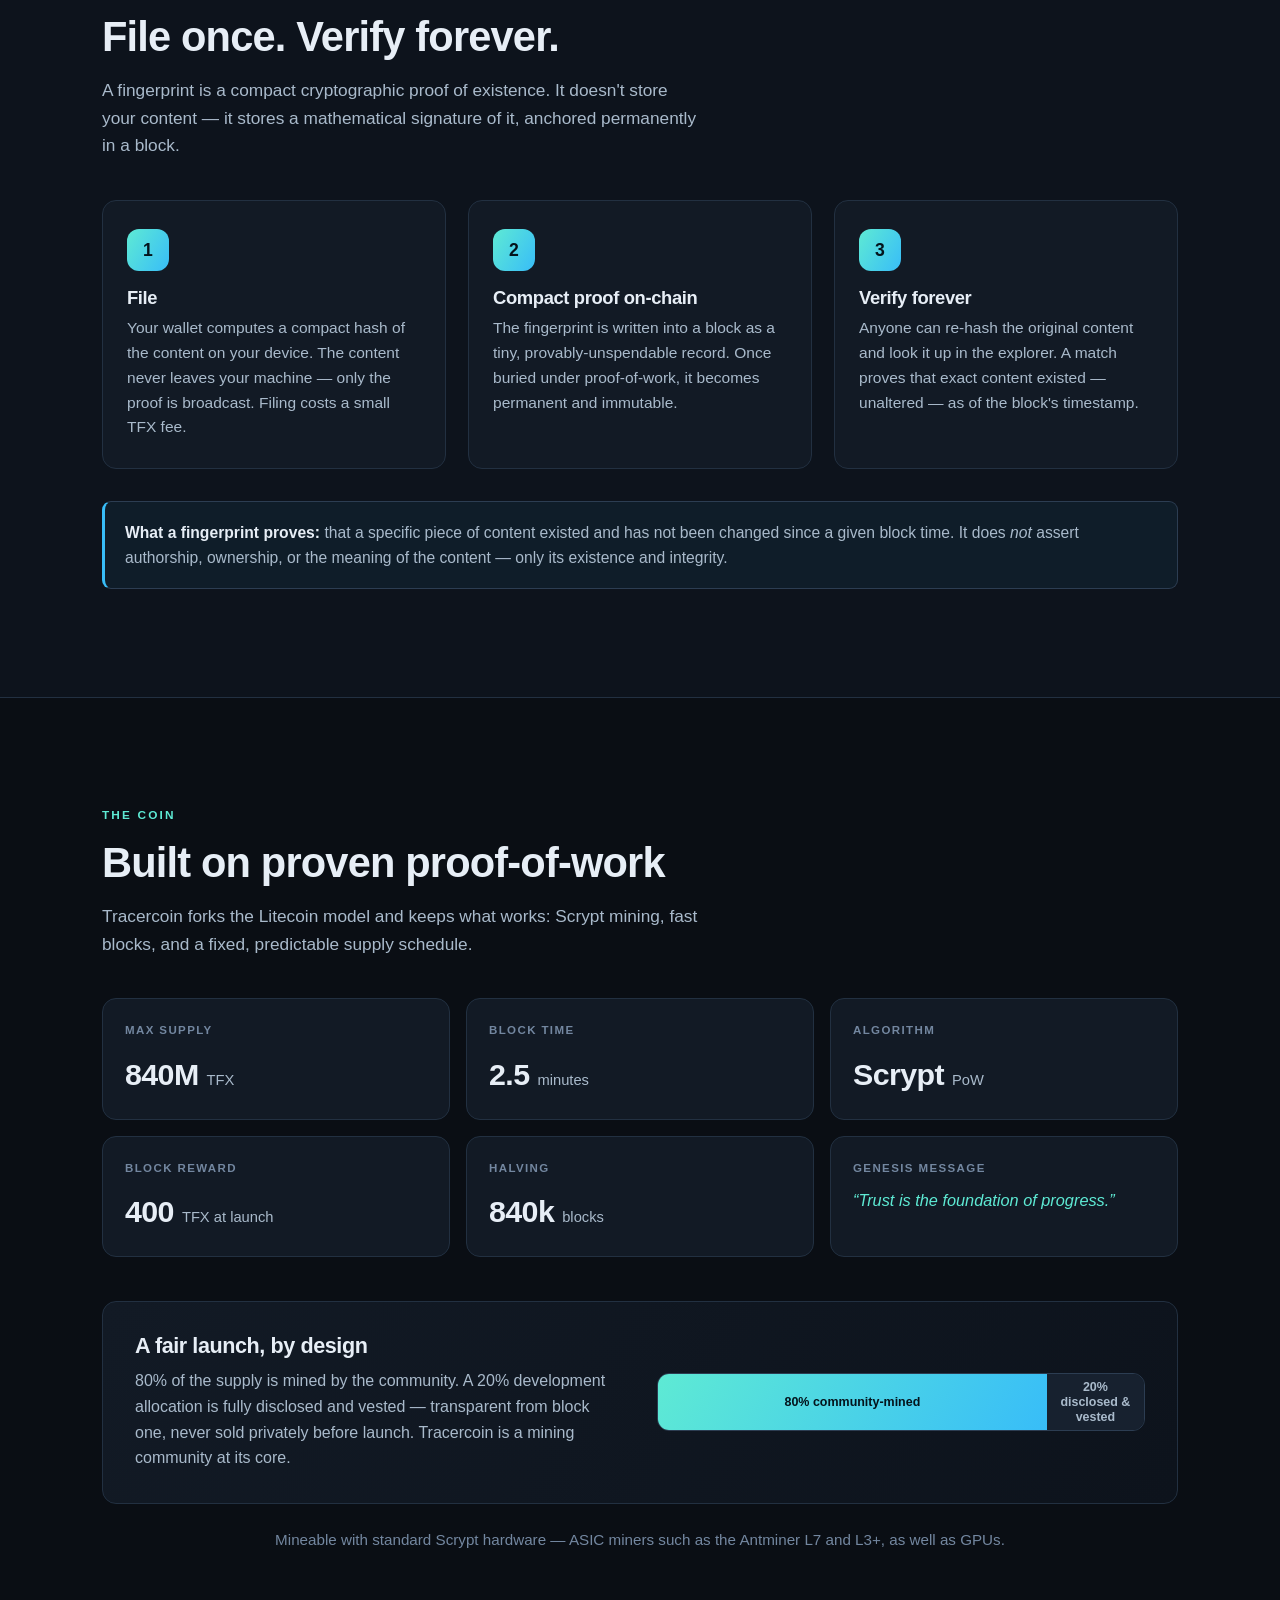
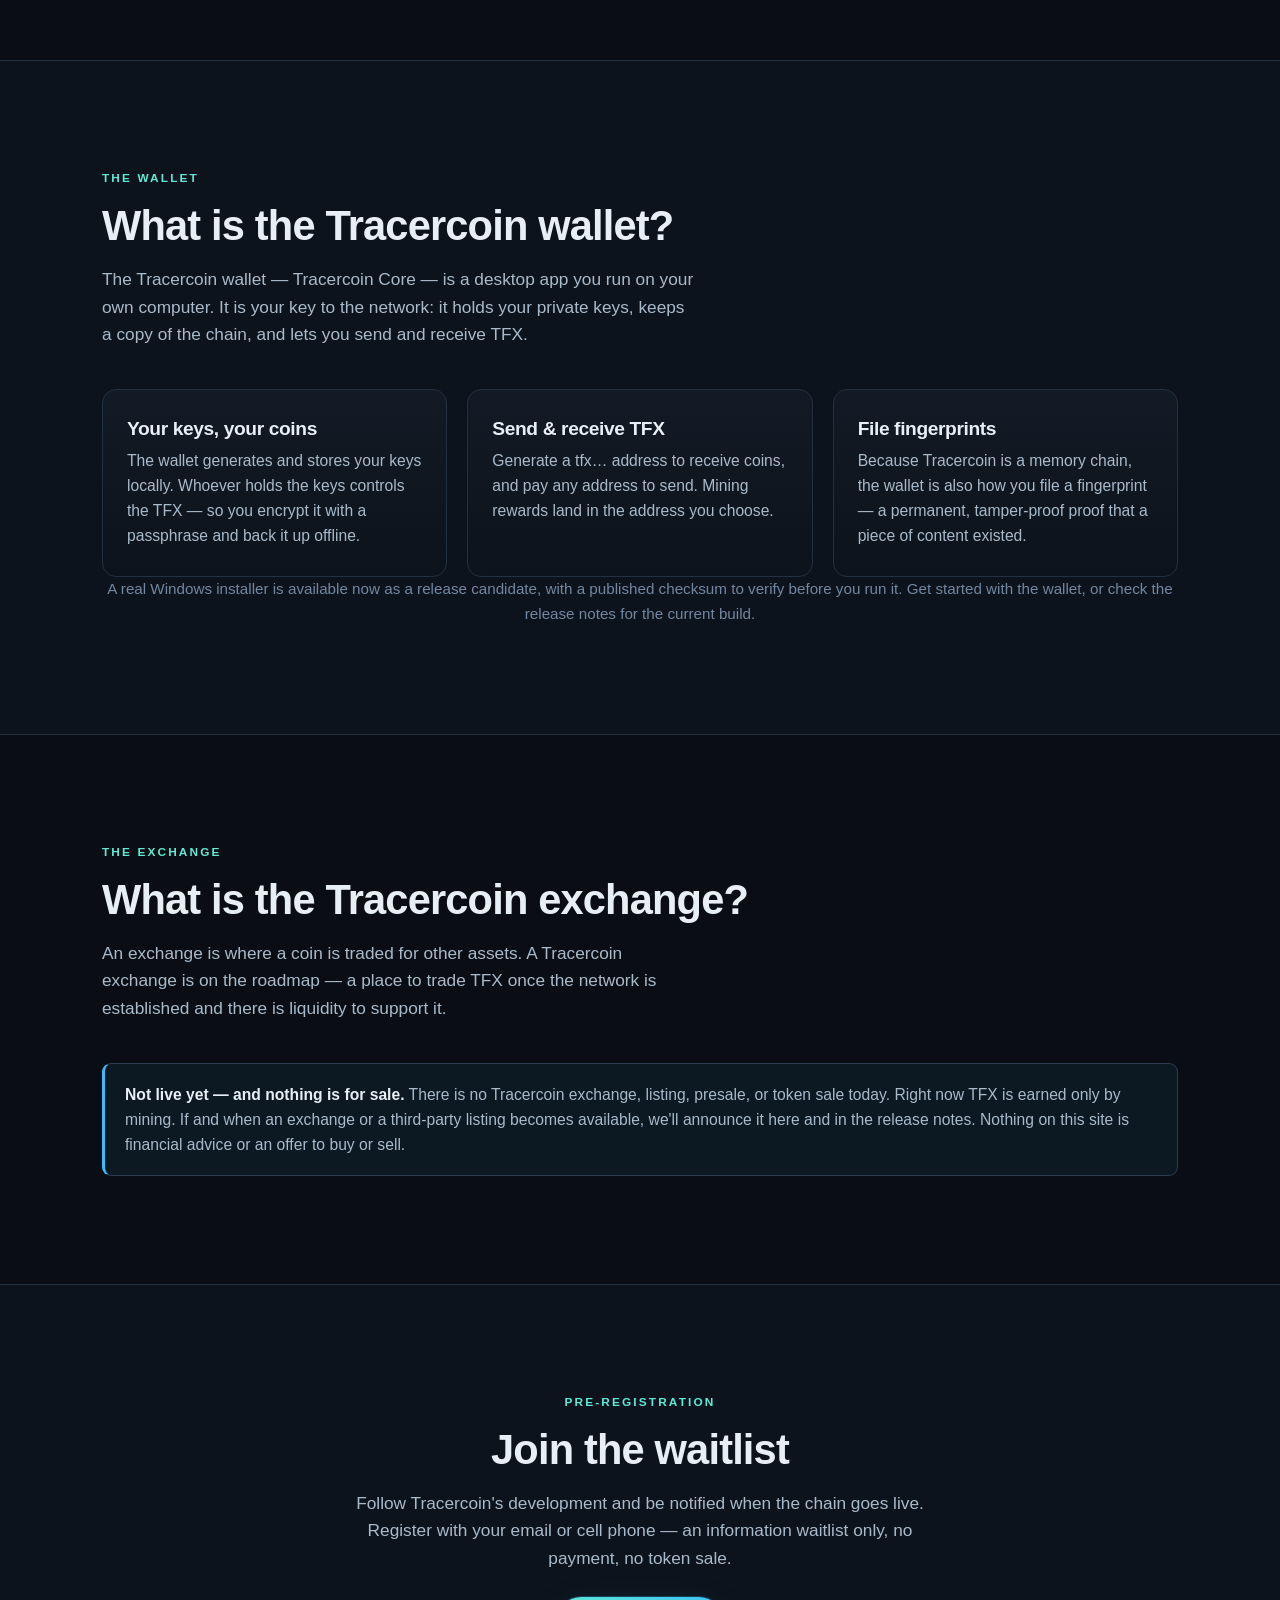
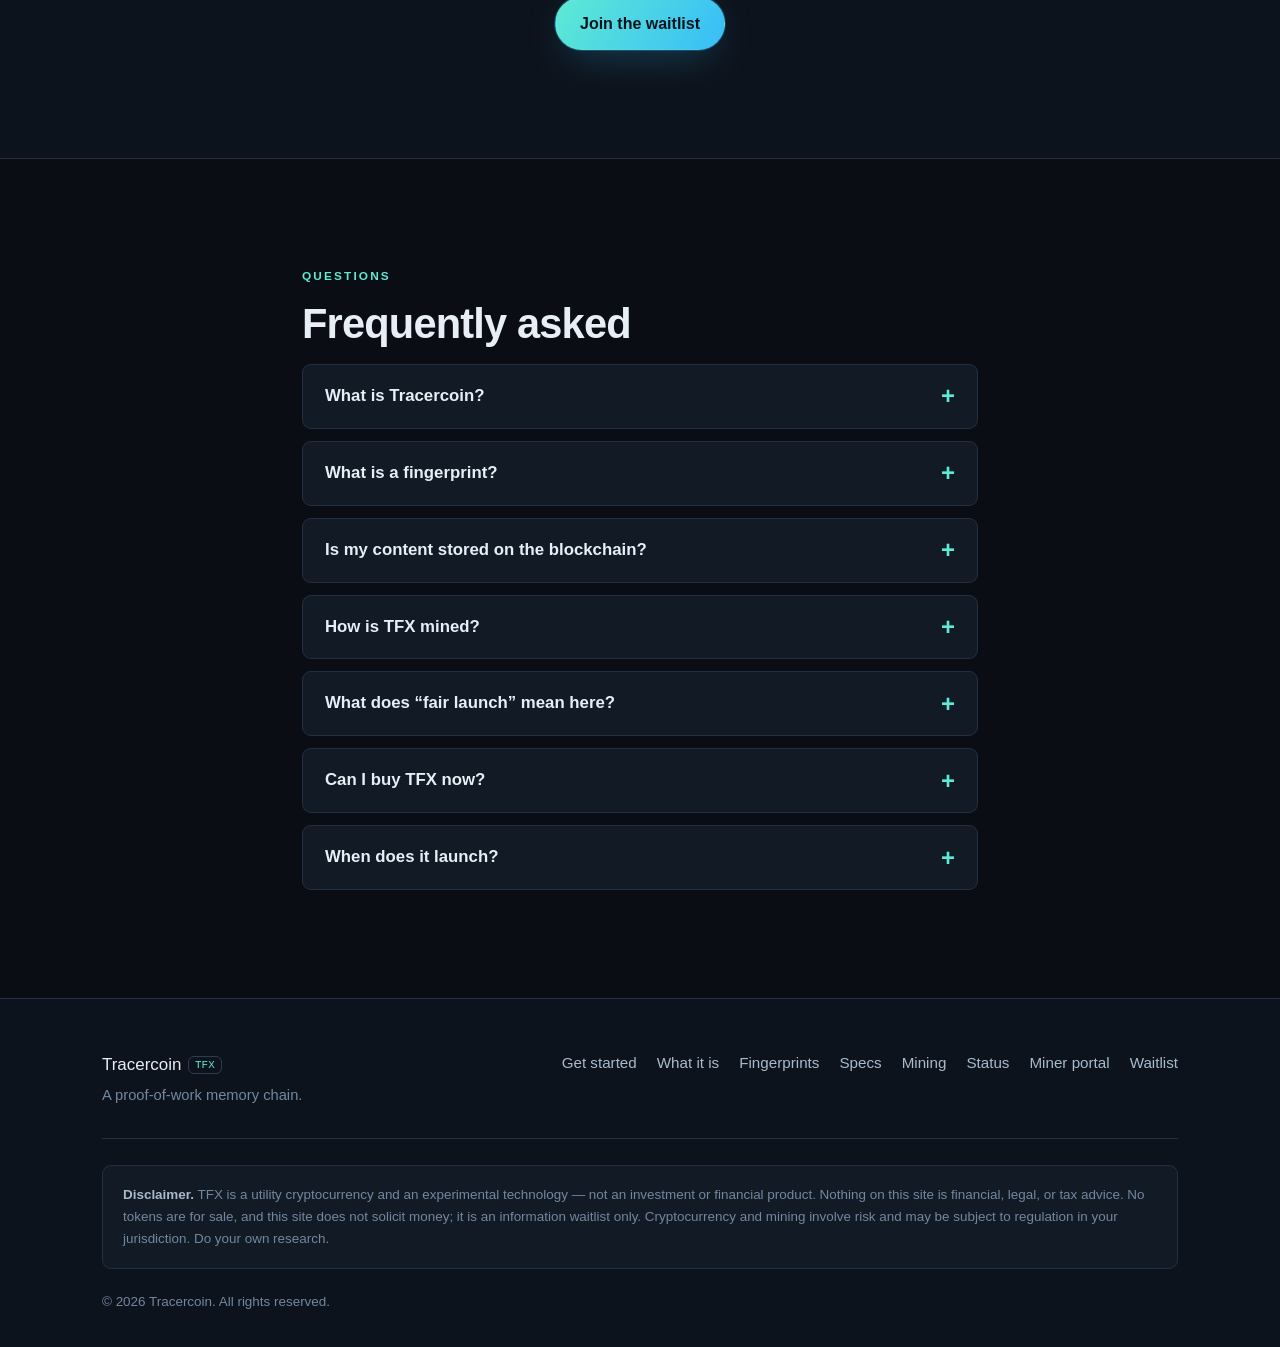
<file: about/index.html>
<!DOCTYPE html>
<html lang="en" data-tfx-auth="out" data-tfx-list="no" data-tfx-reg="no">
<head>
  <meta charset="UTF-8" />
  <meta name="viewport" content="width=device-width, initial-scale=1.0" />
  <title>About Tracercoin (TFX) — A Proof-of-Work Memory Chain</title>
  <meta name="description" content="What Tracercoin (TFX) is: a Scrypt proof-of-work cryptocurrency and a permanent memory chain. File a fingerprint to prove content existed and was never altered. Fair-launch, community-mined." />

  <!-- Open Graph / social -->
  <meta property="og:type" content="website" />
  <meta property="og:title" content="About Tracercoin (TFX) — A Proof-of-Work Memory Chain" />
  <meta property="og:description" content="A Scrypt proof-of-work cryptocurrency and a permanent, tamper-proof memory chain. Fair-launch, community-mined." />
  <meta property="og:url" content="https://tracercoin.org/about/" />
  <meta property="og:image" content="/assets/og-image.svg" />
  <meta name="twitter:card" content="summary_large_image" />
  <meta name="theme-color" content="#0a0e14" />

  <link rel="icon" type="image/svg+xml" href="/assets/favicon.svg" />
  <link rel="preconnect" href="https://fonts.googleapis.com" />
  <link rel="stylesheet" href="/css/styles.css" />
  <!-- sets <html data-tfx-*> before paint so registered visitors never flash the join UI -->
  <script src="/js/auth-state.js"></script>
</head>
<body>
  <a class="skip-link" href="#main">Skip to main content</a>

  <!-- ============ HEADER / NAV ============ -->
  <header class="site-header" id="top">
    <nav class="nav container" aria-label="Primary">
      <a class="brand" href="/" aria-label="Tracercoin home">
        <span class="brand-mark" aria-hidden="true">
          <svg viewBox="0 0 32 32" width="28" height="28" role="img" aria-hidden="true">
            <defs>
              <linearGradient id="lg" x1="0" y1="0" x2="1" y2="1">
                <stop offset="0" stop-color="#5eead4" />
                <stop offset="1" stop-color="#38bdf8" />
              </linearGradient>
            </defs>
            <circle cx="16" cy="16" r="14" fill="none" stroke="url(#lg)" stroke-width="2" />
            <path d="M16 6 v20 M8 11 h16 M8 21 h16" fill="none" stroke="url(#lg)" stroke-width="2" stroke-linecap="round" />
          </svg>
        </span>
        <span class="brand-name">Tracercoin <span class="ticker">TFX</span></span>
      </a>

      <button class="nav-toggle" aria-expanded="false" aria-controls="nav-links" aria-label="Toggle navigation menu">
        <span></span><span></span><span></span>
      </button>

      <ul class="nav-links" id="nav-links">
        <li class="nav-has-dropdown">
          <details class="nav-dropdown">
            <summary>What is it
              <svg class="caret" viewBox="0 0 24 24" width="14" height="14" aria-hidden="true"><path d="M6 9l6 6 6-6" fill="none" stroke="currentColor" stroke-width="2" stroke-linecap="round" stroke-linejoin="round"/></svg>
            </summary>
            <ul class="dropdown-menu">
              <li><a href="/about/#what">What is Tracercoin?<small>The proof-of-work memory chain</small></a></li>
              <li><a href="/about/#wallet">What is the Tracercoin wallet?<small>Hold, send &amp; receive TFX</small></a></li>
              <li><a href="/about/#exchange">What is the Tracercoin exchange?<small>Trading TFX — what's planned</small></a></li>
            </ul>
          </details>
        </li>
        <li><a href="/">Get started</a></li>
        <li><a href="/pool/">Mining</a></li>
        <li data-tfx="auth-only"><a href="/status/">Status</a></li>
        <li data-tfx="auth-only"><a href="/portal/">Miner portal</a></li>
        <li data-tfx="auth-only"><button type="button" class="btn btn-ghost btn-sm" data-tfx-logout>Sign out</button></li>
        <li data-tfx="noauth-only"><a href="/portal/">Sign in</a></li>
        <li data-tfx="anon-only"><a class="btn btn-ghost btn-sm" href="/#waitlist">Join waitlist</a></li>
      </ul>
    </nav>
  </header>

  <main id="main">

    <!-- ============ HERO ============ -->
    <section class="hero" aria-labelledby="hero-title">
      <div class="hero-grid" aria-hidden="true"></div>
      <div class="container hero-inner">
        <p class="eyebrow">Scrypt proof-of-work &middot; fair launch</p>
        <h1 id="hero-title">A proof-of-work<br /><span class="grad-text">memory chain.</span></h1>
        <p class="hero-sub">
          Tracercoin (TFX) is a Scrypt proof-of-work cryptocurrency where anyone can file a
          <strong>fingerprint</strong> — a compact, permanent, tamper-proof record that proves a
          piece of content existed and was never altered.
        </p>
        <div class="hero-cta">
          <a class="btn btn-primary" href="/">Get started</a>
          <a class="btn btn-ghost" href="#fingerprints">See how it works</a>
        </div>
        <p class="hero-note">The mainnet is in launch phase. Set up now — or join the waitlist to be notified at each milestone. No payment, no token sale.</p>
      </div>
    </section>

    <!-- ============ WHAT IT IS ============ -->
    <section id="what" class="section" aria-labelledby="what-title">
      <div class="container">
        <p class="section-eyebrow">What it is</p>
        <h2 id="what-title" class="section-title">Two chains in one: money and memory</h2>
        <p class="section-lead">
          Tracercoin is built on the proven Litecoin model — Scrypt proof-of-work, mineable with
          standard Scrypt hardware. Beyond sending and receiving TFX, the chain does one more thing:
          it remembers.
        </p>

        <div class="cards">
          <article class="card">
            <div class="card-icon" aria-hidden="true">
              <svg viewBox="0 0 24 24" width="24" height="24"><path d="M12 2 2 7l10 5 10-5-10-5Z M2 17l10 5 10-5 M2 12l10 5 10-5" fill="none" stroke="currentColor" stroke-width="1.7" stroke-linejoin="round" stroke-linecap="round"/></svg>
            </div>
            <h3>Proof-of-work chain</h3>
            <p>A Scrypt PoW cryptocurrency on the Litecoin model, secured by miners around the world. No pre-sale, no gatekeepers — blocks are earned.</p>
          </article>

          <article class="card">
            <div class="card-icon" aria-hidden="true">
              <svg viewBox="0 0 24 24" width="24" height="24"><path d="M12 2a5 5 0 0 0-5 5v3a7 7 0 1 0 10 0V7a5 5 0 0 0-5-5Z M9 11v-4a3 3 0 0 1 6 0v4" fill="none" stroke="currentColor" stroke-width="1.7" stroke-linejoin="round" stroke-linecap="round"/></svg>
            </div>
            <h3>Permanent memory</h3>
            <p>File a fingerprint of any content. As long as the chain is maintained, that record can never be altered or forged — a tamper-proof timestamp for the truth.</p>
          </article>

          <article class="card">
            <div class="card-icon" aria-hidden="true">
              <svg viewBox="0 0 24 24" width="24" height="24"><path d="M12 22c5-2 8-6 8-11V5l-8-3-8 3v6c0 5 3 9 8 11Z M9 12l2 2 4-4" fill="none" stroke="currentColor" stroke-width="1.7" stroke-linejoin="round" stroke-linecap="round"/></svg>
            </div>
            <h3>Efficiency-first</h3>
            <p>Only a tiny cryptographic proof goes on-chain — never the content itself. The chain stays lean; your files stay yours.</p>
          </article>
        </div>
      </div>
    </section>

    <!-- ============ FINGERPRINTS / HOW IT WORKS ============ -->
    <section id="fingerprints" class="section section-alt" aria-labelledby="fp-title">
      <div class="container">
        <p class="section-eyebrow">How fingerprints work</p>
        <h2 id="fp-title" class="section-title">File once. Verify forever.</h2>
        <p class="section-lead">
          A fingerprint is a compact cryptographic proof of existence. It doesn't store your content —
          it stores a mathematical signature of it, anchored permanently in a block.
        </p>

        <ol class="steps">
          <li class="step">
            <div class="step-num" aria-hidden="true">1</div>
            <h3>File</h3>
            <p>Your wallet computes a compact hash of the content on your device. The content never leaves your machine — only the proof is broadcast. Filing costs a small TFX fee.</p>
          </li>
          <li class="step">
            <div class="step-num" aria-hidden="true">2</div>
            <h3>Compact proof on-chain</h3>
            <p>The fingerprint is written into a block as a tiny, provably-unspendable record. Once buried under proof-of-work, it becomes permanent and immutable.</p>
          </li>
          <li class="step">
            <div class="step-num" aria-hidden="true">3</div>
            <h3>Verify forever</h3>
            <p>Anyone can re-hash the original content and look it up in the explorer. A match proves that exact content existed — unaltered — as of the block's timestamp.</p>
          </li>
        </ol>

        <div class="callout" role="note">
          <strong>What a fingerprint proves:</strong> that a specific piece of content existed and has
          not been changed since a given block time. It does <em>not</em> assert authorship, ownership,
          or the meaning of the content — only its existence and integrity.
        </div>
      </div>
    </section>

    <!-- ============ SPECS ============ -->
    <section id="specs" class="section" aria-labelledby="specs-title">
      <div class="container">
        <p class="section-eyebrow">The coin</p>
        <h2 id="specs-title" class="section-title">Built on proven proof-of-work</h2>
        <p class="section-lead">
          Tracercoin forks the Litecoin model and keeps what works: Scrypt mining, fast blocks, and a
          fixed, predictable supply schedule.
        </p>

        <dl class="stats" aria-label="Tracercoin technical specifications">
          <div class="stat">
            <dt>Max supply</dt>
            <dd><span class="stat-num">840M</span><span class="stat-unit">TFX</span></dd>
          </div>
          <div class="stat">
            <dt>Block time</dt>
            <dd><span class="stat-num">2.5</span><span class="stat-unit">minutes</span></dd>
          </div>
          <div class="stat">
            <dt>Algorithm</dt>
            <dd><span class="stat-num">Scrypt</span><span class="stat-unit">PoW</span></dd>
          </div>
          <div class="stat">
            <dt>Block reward</dt>
            <dd><span class="stat-num">400</span><span class="stat-unit">TFX at launch</span></dd>
          </div>
          <div class="stat">
            <dt>Halving</dt>
            <dd><span class="stat-num">840k</span><span class="stat-unit">blocks</span></dd>
          </div>
          <div class="stat">
            <dt>Genesis message</dt>
            <dd><span class="stat-quote">&ldquo;Trust is the foundation of progress.&rdquo;</span></dd>
          </div>
        </dl>

        <div class="fairlaunch">
          <div class="fairlaunch-text">
            <h3>A fair launch, by design</h3>
            <p>
              80% of the supply is mined by the community. A 20% development allocation is fully
              disclosed and vested — transparent from block one, never sold privately before launch.
              Tracercoin is a mining community at its core.
            </p>
          </div>
          <div class="fairlaunch-bar" role="img" aria-label="Supply split: 80 percent community-mined, 20 percent disclosed and vested development allocation">
            <div class="bar">
              <span class="bar-mined" style="width:80%"><span class="bar-label">80% community-mined</span></span>
              <span class="bar-dev" style="width:20%"><span class="bar-label">20% disclosed &amp; vested</span></span>
            </div>
          </div>
        </div>

        <p class="mining-note">
          Mineable with standard Scrypt hardware — ASIC miners such as the Antminer L7 and L3+, as well as GPUs.
        </p>
      </div>
    </section>

    <!-- ============ WHAT IS THE WALLET ============ -->
    <section id="wallet" class="section section-alt" aria-labelledby="wallet-title">
      <div class="container">
        <p class="section-eyebrow">The wallet</p>
        <h2 id="wallet-title" class="section-title">What is the Tracercoin wallet?</h2>
        <p class="section-lead">
          The Tracercoin wallet — Tracercoin Core — is a desktop app you run on your own computer. It
          is your key to the network: it holds your private keys, keeps a copy of the chain, and lets
          you send and receive TFX.
        </p>
        <div class="cards">
          <article class="card">
            <h3>Your keys, your coins</h3>
            <p>The wallet generates and stores your keys locally. Whoever holds the keys controls the TFX — so you encrypt it with a passphrase and back it up offline.</p>
          </article>
          <article class="card">
            <h3>Send &amp; receive TFX</h3>
            <p>Generate a <span class="inline-code">tfx…</span> address to receive coins, and pay any address to send. Mining rewards land in the address you choose.</p>
          </article>
          <article class="card">
            <h3>File fingerprints</h3>
            <p>Because Tracercoin is a memory chain, the wallet is also how you file a fingerprint — a permanent, tamper-proof proof that a piece of content existed.</p>
          </article>
        </div>
        <p class="mining-note">
          A real Windows installer is available now as a release candidate, with a published checksum to verify before you run it.
          <a href="/">Get started with the wallet</a>, or check the <a href="/status/">release notes</a> for the current build.
        </p>
      </div>
    </section>

    <!-- ============ WHAT IS THE EXCHANGE ============ -->
    <section id="exchange" class="section" aria-labelledby="exchange-title">
      <div class="container">
        <p class="section-eyebrow">The exchange</p>
        <h2 id="exchange-title" class="section-title">What is the Tracercoin exchange?</h2>
        <p class="section-lead">
          An exchange is where a coin is traded for other assets. A Tracercoin exchange is on the
          roadmap — a place to trade TFX once the network is established and there is liquidity to
          support it.
        </p>
        <div class="callout" role="note">
          <strong>Not live yet — and nothing is for sale.</strong> There is no Tracercoin exchange,
          listing, presale, or token sale today. Right now TFX is earned only by mining. If and when an
          exchange or a third-party listing becomes available, we'll announce it here and in the
          <a href="/status/">release notes</a>. Nothing on this site is financial advice or an offer to buy or sell.
        </div>
      </div>
    </section>

    <!-- ============ WAITLIST CTA (form lives on the home page) ============ -->
    <section id="waitlist" class="section section-alt" aria-labelledby="wl-title">
      <div class="container narrow">

      <!-- Already registered / on the list: show their waitlist number -->
      <div data-tfx="reg-only" style="text-align:center;">
        <p class="section-eyebrow">You're on the waitlist</p>
        <h2 class="section-title">You're on the list</h2>
        <p class="section-lead" style="margin:0 auto;">
          Thanks for pre-registering. We'll notify you as development milestones are reached and the
          moment the chain goes live — no further action needed.
        </p>
        <div class="waitlist-badge" data-tfx="list-only">
          <span class="waitlist-badge-label">Your waitlist number</span>
          <span class="waitlist-badge-num" data-tfx-number>#—</span>
        </div>
      </div>

      <!-- New visitor: point to the join form on the home page -->
      <div data-tfx="anon-only" style="text-align:center;">
        <p class="section-eyebrow">Pre-registration</p>
        <h2 id="wl-title" class="section-title">Join the waitlist</h2>
        <p class="section-lead" style="margin:0 auto 24px;">
          Follow Tracercoin's development and be notified when the chain goes live. Register with your
          email or cell phone — an information waitlist only, no payment, no token sale.
        </p>
        <a class="btn btn-primary" href="/#waitlist">Join the waitlist</a>
      </div>

      </div>
    </section>

    <!-- ============ FAQ ============ -->
    <section id="faq" class="section" aria-labelledby="faq-title">
      <div class="container narrow">
        <p class="section-eyebrow">Questions</p>
        <h2 id="faq-title" class="section-title">Frequently asked</h2>

        <div class="faq">
          <details class="faq-item">
            <summary>What is Tracercoin?</summary>
            <div class="faq-body">
              <p>Tracercoin (TFX) is a Scrypt proof-of-work cryptocurrency built on the Litecoin model. It also functions as a permanent memory chain: anyone can file a fingerprint — a compact, tamper-proof record that proves a piece of content existed and was never altered.</p>
            </div>
          </details>

          <details class="faq-item">
            <summary>What is a fingerprint?</summary>
            <div class="faq-body">
              <p>A fingerprint is a compact cryptographic proof of a piece of content. Your wallet hashes the content locally and writes only that tiny proof to the blockchain. Later, anyone can re-hash the original content and confirm it matches the on-chain record — proving the content existed, unaltered, as of that block's timestamp.</p>
            </div>
          </details>

          <details class="faq-item">
            <summary>Is my content stored on the blockchain?</summary>
            <div class="faq-body">
              <p>No. Only a small proof is written on-chain — never the content itself. This keeps the chain efficient and keeps your files private and in your control. The proof-of-existence holds regardless of where you store the original.</p>
            </div>
          </details>

          <details class="faq-item">
            <summary>How is TFX mined?</summary>
            <div class="faq-body">
              <p>Tracercoin uses Scrypt proof-of-work, so it can be mined with standard Scrypt hardware such as the Antminer L7 and L3+, or with GPUs. Blocks target 2.5 minutes, with a starting reward of 400 TFX that halves every 840,000 blocks.</p>
            </div>
          </details>

          <details class="faq-item">
            <summary>What does &ldquo;fair launch&rdquo; mean here?</summary>
            <div class="faq-body">
              <p>80% of the 840,000,000 TFX max supply is mined by the community. A 20% development allocation is fully disclosed and vested — transparent from the genesis block and not sold privately ahead of launch. The genesis block carries the message: &ldquo;Trust is the foundation of progress.&rdquo;</p>
            </div>
          </details>

          <details class="faq-item">
            <summary>Can I buy TFX now?</summary>
            <div class="faq-body">
              <p>No. There is no token sale, presale, or payment of any kind. TFX is earned by mining once the network is live. Join the waitlist to follow development and be notified as the chain launches.</p>
            </div>
          </details>

          <details class="faq-item">
            <summary>When does it launch?</summary>
            <div class="faq-body">
              <p>The mainnet is in its launch phase and the wallet, pool, and node tools are coming online. <a href="/">Get started</a> now, or join the waitlist and we'll notify you as milestones are reached.</p>
            </div>
          </details>
        </div>
      </div>
    </section>
  </main>

  <!-- ============ FOOTER ============ -->
  <footer class="site-footer">
    <div class="container">
      <div class="footer-top">
        <div class="footer-brand">
          <span class="brand-name">Tracercoin <span class="ticker">TFX</span></span>
          <p class="footer-tag">A proof-of-work memory chain.</p>
        </div>
        <nav class="footer-nav" aria-label="Footer">
          <a href="/">Get started</a>
          <a href="#what">What it is</a>
          <a href="#fingerprints">Fingerprints</a>
          <a href="#specs">Specs</a>
          <a href="/pool/">Mining</a>
          <a href="/status/">Status</a>
          <a href="/portal/">Miner portal</a>
          <a href="/#waitlist" data-tfx="anon-only">Waitlist</a>
        </nav>
      </div>

      <div class="disclaimer" role="contentinfo">
        <p>
          <strong>Disclaimer.</strong> TFX is a utility cryptocurrency and an experimental technology —
          not an investment or financial product. Nothing on this site is financial, legal, or tax advice.
          No tokens are for sale, and this site does not solicit money; it is an information waitlist only.
          Cryptocurrency and mining involve risk and may be subject to regulation in your jurisdiction.
          Do your own research.
        </p>
      </div>

      <p class="copyright">&copy; <span id="year">2026</span> Tracercoin. All rights reserved.</p>
    </div>
  </footer>

  <script src="/js/main.js" defer></script>
</body>
</html>
</file>
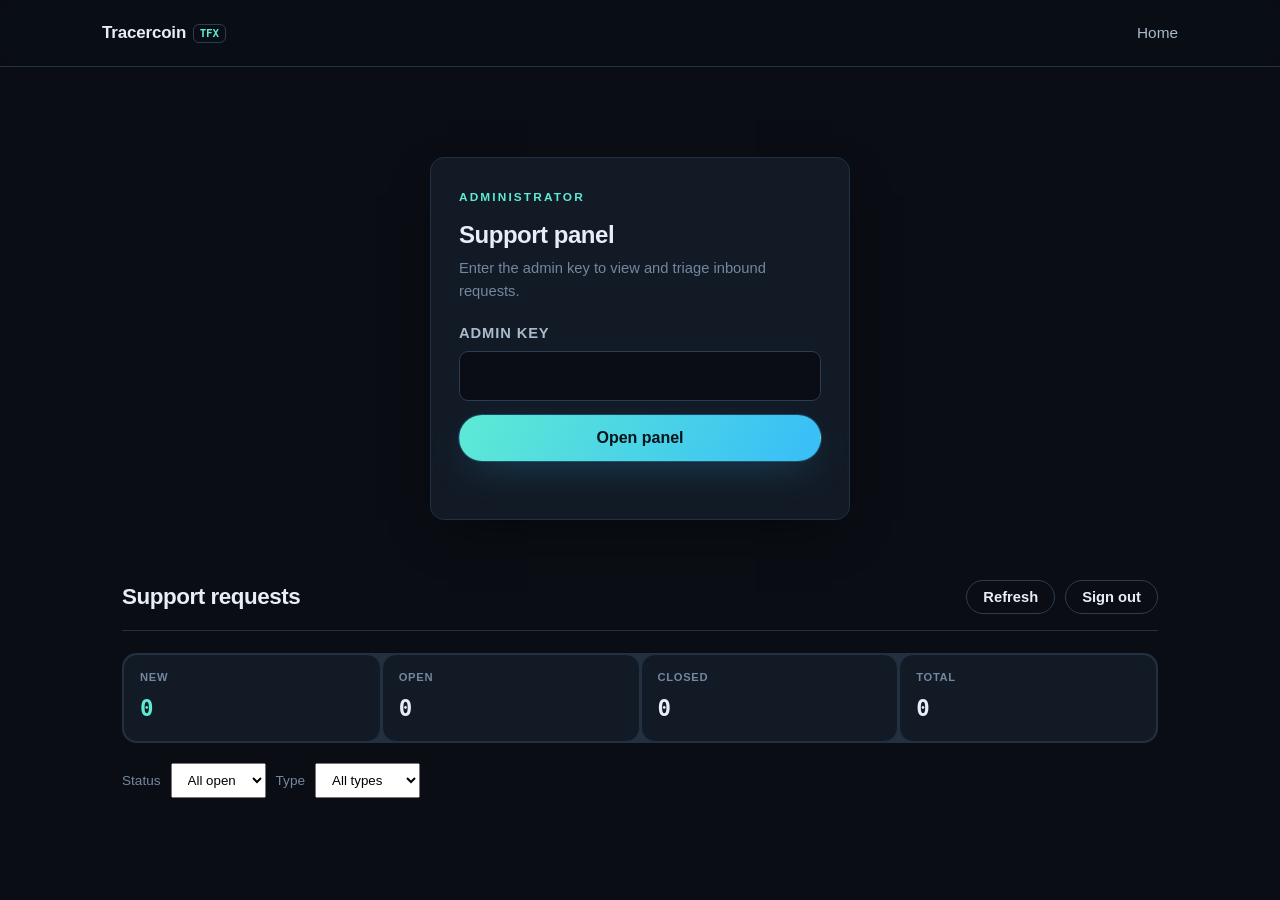
<file: admin/index.html>
<!DOCTYPE html>
<html lang="en">
<head>
  <meta charset="UTF-8" />
  <meta name="viewport" content="width=device-width, initial-scale=1.0" />
  <title>Support Admin — Tracercoin</title>
  <meta name="robots" content="noindex, nofollow" />
  <meta name="theme-color" content="#0a0e14" />
  <link rel="icon" type="image/svg+xml" href="/assets/favicon.svg" />
  <link rel="stylesheet" href="/css/styles.css" />

  <style>
    .admin-wrap { max-width: 1080px; margin: 0 auto; padding: 30px 22px 80px; }
    .admin-head { display: flex; flex-wrap: wrap; gap: 14px; align-items: center; justify-content: space-between;
      border-bottom: 1px solid var(--border); padding-bottom: 16px; margin-bottom: 22px; }
    .admin-head h1 { font-size: 1.4rem; margin: 0; }

    .login-card { max-width: 420px; margin: 60px auto; background: var(--surface); border: 1px solid var(--border);
      border-radius: var(--radius); padding: 30px 28px; box-shadow: var(--shadow); }
    .field { margin-bottom: 14px; }
    .field label { display: block; font-size: .92rem; margin-bottom: 6px; color: var(--text-soft); }
    .field input, .field select, .field textarea { width: 100%; padding: 11px 13px; background: var(--bg); color: var(--text);
      border: 1px solid var(--border-2); border-radius: var(--radius-sm); font: inherit; font-size: 1rem; }
    .field input:focus-visible, .field select:focus-visible, .field textarea:focus-visible { outline: 2px solid var(--accent); outline-offset: 1px; border-color: var(--accent); }

    .stat-row { display: grid; grid-template-columns: repeat(auto-fit, minmax(120px,1fr)); gap: 1px;
      background: var(--border); border: 1px solid var(--border); border-radius: var(--radius); overflow: hidden; margin-bottom: 20px; }
    .stat { background: var(--surface); padding: 14px 16px; }
    .stat dt { font-size: .7rem; text-transform: uppercase; letter-spacing: .06em; color: var(--text-dim); margin: 0 0 4px; }
    .stat dd { margin: 0; font-size: 1.4rem; font-weight: 700; font-family: var(--mono); color: var(--text); }
    .stat dd.accent { color: var(--accent-2); }

    .toolbar { display: flex; flex-wrap: wrap; gap: 10px; align-items: center; margin-bottom: 16px; }
    .toolbar select { width: auto; padding: 8px 12px; }
    .toolbar .spacer { flex: 1; }

    .req { background: var(--surface); border: 1px solid var(--border); border-radius: var(--radius);
      padding: 16px 18px; margin-bottom: 12px; }
    .req.closed { opacity: .6; }
    .req-top { display: flex; flex-wrap: wrap; gap: 10px; align-items: center; }
    .badge { font-family: var(--mono); font-size: .66rem; text-transform: uppercase; letter-spacing: .05em;
      padding: 3px 9px; border-radius: 999px; border: 1px solid var(--border-2); color: var(--text-soft); }
    .badge.t-service { color: var(--accent-2); border-color: var(--accent-2); }
    .badge.t-license { color: #c4b5fd; border-color: #8b7cf6; }
    .badge.t-password { color: #fab219; border-color: #fab219; }
    .badge.t-support, .badge.t-other { color: var(--text-soft); }
    .badge.s-new { color: var(--accent); border-color: var(--accent); }
    .badge.s-open { color: #fab219; border-color: #fab219; }
    .badge.s-closed { color: var(--text-dim); }
    .req-when { color: var(--text-dim); font-size: .82rem; font-family: var(--mono); margin-left: auto; }
    .req-who { margin: 10px 0 4px; font-size: .96rem; }
    .req-who b { color: var(--accent-2); }
    .req-contact { font-family: var(--mono); font-size: .9rem; color: var(--text); }
    .req-msg { color: var(--text-soft); font-size: .95rem; margin: 8px 0 0; white-space: pre-wrap; }
    .req-meta { color: var(--text-dim); font-size: .85rem; margin: 6px 0 0; }
    .req-actions { display: flex; flex-wrap: wrap; gap: 8px; margin-top: 12px; }
    .muted { color: var(--text-dim); }
    .empty { color: var(--text-dim); padding: 30px 4px; text-align: center; }
  </style>
</head>
<body>
  <header class="site-header">
    <nav class="nav container" aria-label="Primary">
      <a class="brand" href="/" aria-label="Tracercoin home">
        <span class="brand-name">Tracercoin <span class="ticker">TFX</span></span>
      </a>
      <ul class="nav-links"><li><a href="/">Home</a></li></ul>
    </nav>
  </header>

  <main class="admin-wrap">
    <!-- LOGIN -->
    <section id="login-view">
      <div class="login-card">
        <p class="section-eyebrow">Administrator</p>
        <h1 style="margin:0 0 8px;">Support panel</h1>
        <p class="muted" style="margin:0 0 18px;font-size:.92rem;">Enter the admin key to view and triage inbound requests.</p>
        <form id="login-form" novalidate>
          <div class="field">
            <label for="admin-key">Admin key</label>
            <input type="password" id="admin-key" autocomplete="off" autocapitalize="none" spellcheck="false" />
          </div>
          <button type="submit" class="btn btn-primary btn-block" id="login-btn">Open panel</button>
          <p class="form-status" id="login-status" role="status" aria-live="polite" style="margin-top:10px;"></p>
        </form>
      </div>
    </section>

    <!-- DASHBOARD -->
    <section id="dash-view" class="hidden">
      <div class="admin-head">
        <h1>Support requests</h1>
        <div style="display:flex;gap:10px;">
          <button class="btn btn-ghost btn-sm" id="refresh-btn">Refresh</button>
          <button class="btn btn-ghost btn-sm" id="logout-btn">Sign out</button>
        </div>
      </div>

      <dl class="stat-row" aria-label="Request counts">
        <div class="stat"><dt>New</dt><dd id="c-new" class="accent">0</dd></div>
        <div class="stat"><dt>Open</dt><dd id="c-open">0</dd></div>
        <div class="stat"><dt>Closed</dt><dd id="c-closed">0</dd></div>
        <div class="stat"><dt>Total</dt><dd id="c-total">0</dd></div>
      </dl>

      <div class="toolbar">
        <label class="muted" for="f-status" style="font-size:.85rem;">Status</label>
        <select id="f-status">
          <option value="">All open</option>
          <option value="new">New</option>
          <option value="open">Open</option>
          <option value="closed">Closed</option>
        </select>
        <label class="muted" for="f-type" style="font-size:.85rem;">Type</label>
        <select id="f-type">
          <option value="">All types</option>
          <option value="service">Service</option>
          <option value="license">License</option>
          <option value="password">Password</option>
          <option value="support">Support</option>
          <option value="other">Other</option>
        </select>
        <span class="spacer"></span>
        <span class="muted" id="list-status" style="font-size:.85rem;"></span>
      </div>

      <div id="list"></div>
    </section>
  </main>

  <script>
    (function () {
      "use strict";
      var LS = "tfx_admin_key";
      var $ = function (id) { return document.getElementById(id); };
      function getKey() { try { return localStorage.getItem(LS) || ""; } catch (e) { return ""; } }
      function setKey(k) { try { k ? localStorage.setItem(LS, k) : localStorage.removeItem(LS); } catch (e) {} }
      function esc(s) { var d = document.createElement("div"); d.textContent = s == null ? "" : String(s); return d.innerHTML; }
      function fmt(iso) { if (!iso) return "—"; try { return new Date(iso).toLocaleString(); } catch (e) { return iso; } }

      function api(path, opts) {
        opts = opts || {};
        var h = { "Accept": "application/json", "Authorization": "Bearer " + getKey() };
        if (opts.body) h["Content-Type"] = "application/json";
        return fetch("/api/admin" + path, { method: opts.method || "GET", headers: h,
          body: opts.body ? JSON.stringify(opts.body) : undefined })
          .then(function (r) { return r.json().catch(function () { return {}; }).then(function (d) {
            if (!r.ok) { var e = new Error(d.detail || ("Error " + r.status)); e.status = r.status; throw e; } return d; }); });
      }

      var loginView = $("login-view"), dashView = $("dash-view");
      function showLogin(msg) {
        loginView.classList.remove("hidden"); dashView.classList.add("hidden");
        var st = $("login-status"); st.className = "form-status" + (msg ? " is-error" : ""); st.textContent = msg || "";
      }
      function showDash() { loginView.classList.add("hidden"); dashView.classList.remove("hidden"); loadAll(); }

      $("login-form").addEventListener("submit", function (e) {
        e.preventDefault();
        var k = $("admin-key").value.trim();
        if (!k) { showLogin("Enter the admin key."); return; }
        setKey(k);
        $("login-status").textContent = "Checking…"; $("login-status").className = "form-status";
        api("/support/summary").then(function () { showDash(); })
          .catch(function (err) { setKey(""); showLogin(err.status === 401 ? "That key wasn't accepted." : (err.message || "Couldn't reach the server.")); });
      });

      $("logout-btn").addEventListener("click", function () { setKey(""); showLogin(""); });
      $("refresh-btn").addEventListener("click", loadAll);
      $("f-status").addEventListener("change", loadAll);
      $("f-type").addEventListener("change", loadAll);

      function typeBadge(t) { return '<span class="badge t-' + esc(t) + '">' + esc(t) + '</span>'; }
      function statusBadge(s) { return '<span class="badge s-' + esc(s) + '">' + esc(s) + '</span>'; }

      function render(reqs) {
        var host = $("list");
        if (!reqs.length) { host.innerHTML = '<p class="empty">No requests here.</p>'; return; }
        host.innerHTML = reqs.map(function (r) {
          var acts = "";
          if (r.status !== "new") acts += '<button class="btn btn-ghost btn-sm" data-act="new" data-id="' + r.id + '">Mark new</button>';
          if (r.status !== "open") acts += '<button class="btn btn-ghost btn-sm" data-act="open" data-id="' + r.id + '">Mark open</button>';
          if (r.status !== "closed") acts += '<button class="btn btn-ghost btn-sm" data-act="closed" data-id="' + r.id + '">Close</button>';
          acts += '<button class="btn btn-ghost btn-sm" data-act="note" data-id="' + r.id + '">Note</button>';
          return '<div class="req ' + (r.status === "closed" ? "closed" : "") + '">' +
            '<div class="req-top">' + typeBadge(r.type) + statusBadge(r.status) +
              '<span class="req-when">#' + r.id + ' · ' + esc(fmt(r.created_at)) + '</span></div>' +
            '<p class="req-who"><b>' + esc(r.name || "—") + '</b>' + (r.subject ? ' — ' + esc(r.subject) : '') + '</p>' +
            '<p class="req-contact">' + esc(r.contact || "—") + '</p>' +
            (r.message ? '<p class="req-msg">' + esc(r.message) + '</p>' : '') +
            (r.meta ? '<p class="req-meta">' + esc(r.meta) + '</p>' : '') +
            (r.admin_note ? '<p class="req-meta">📝 ' + esc(r.admin_note) + '</p>' : '') +
            '<div class="req-actions">' + acts + '</div></div>';
        }).join("");
        Array.prototype.forEach.call(host.querySelectorAll("[data-act]"), function (b) {
          b.addEventListener("click", function () {
            var id = b.getAttribute("data-id"), act = b.getAttribute("data-act");
            if (act === "note") {
              var note = window.prompt("Admin note for #" + id + ":", "");
              if (note === null) return;
              patch(id, { admin_note: note });
            } else { patch(id, { status: act }); }
          });
        });
      }

      function patch(id, body) {
        api("/support/" + id, { method: "PATCH", body: body }).then(loadAll)
          .catch(function (err) { if (err.status === 401) { setKey(""); showLogin("Session expired — sign in again."); }
            else $("list-status").textContent = err.message || "Update failed."; });
      }

      function loadAll() {
        $("list-status").textContent = "Loading…";
        var st = $("f-status").value, ty = $("f-type").value;
        var qs = [];
        if (st) qs.push("status=" + encodeURIComponent(st));
        if (ty) qs.push("type=" + encodeURIComponent(ty));
        Promise.all([
          api("/support/summary"),
          api("/support" + (qs.length ? "?" + qs.join("&") : ""))
        ]).then(function (res) {
          var s = res[0];
          $("c-new").textContent = s.new; $("c-open").textContent = s.open;
          $("c-closed").textContent = s.closed; $("c-total").textContent = s.total;
          var reqs = res[1].requests || [];
          // default view "All open" = hide closed unless a filter explicitly asks
          if (!st) reqs = reqs.filter(function (r) { return r.status !== "closed"; });
          render(reqs);
          $("list-status").textContent = reqs.length + " shown";
        }).catch(function (err) {
          if (err.status === 401) { setKey(""); showLogin("Session expired — sign in again."); }
          else $("list-status").textContent = err.message || "Couldn't load.";
        });
      }

      // boot
      if (getKey()) { api("/support/summary").then(showDash).catch(function () { setKey(""); showLogin(""); }); }
      else showLogin("");
    })();
  </script>
</body>
</html>
</file>
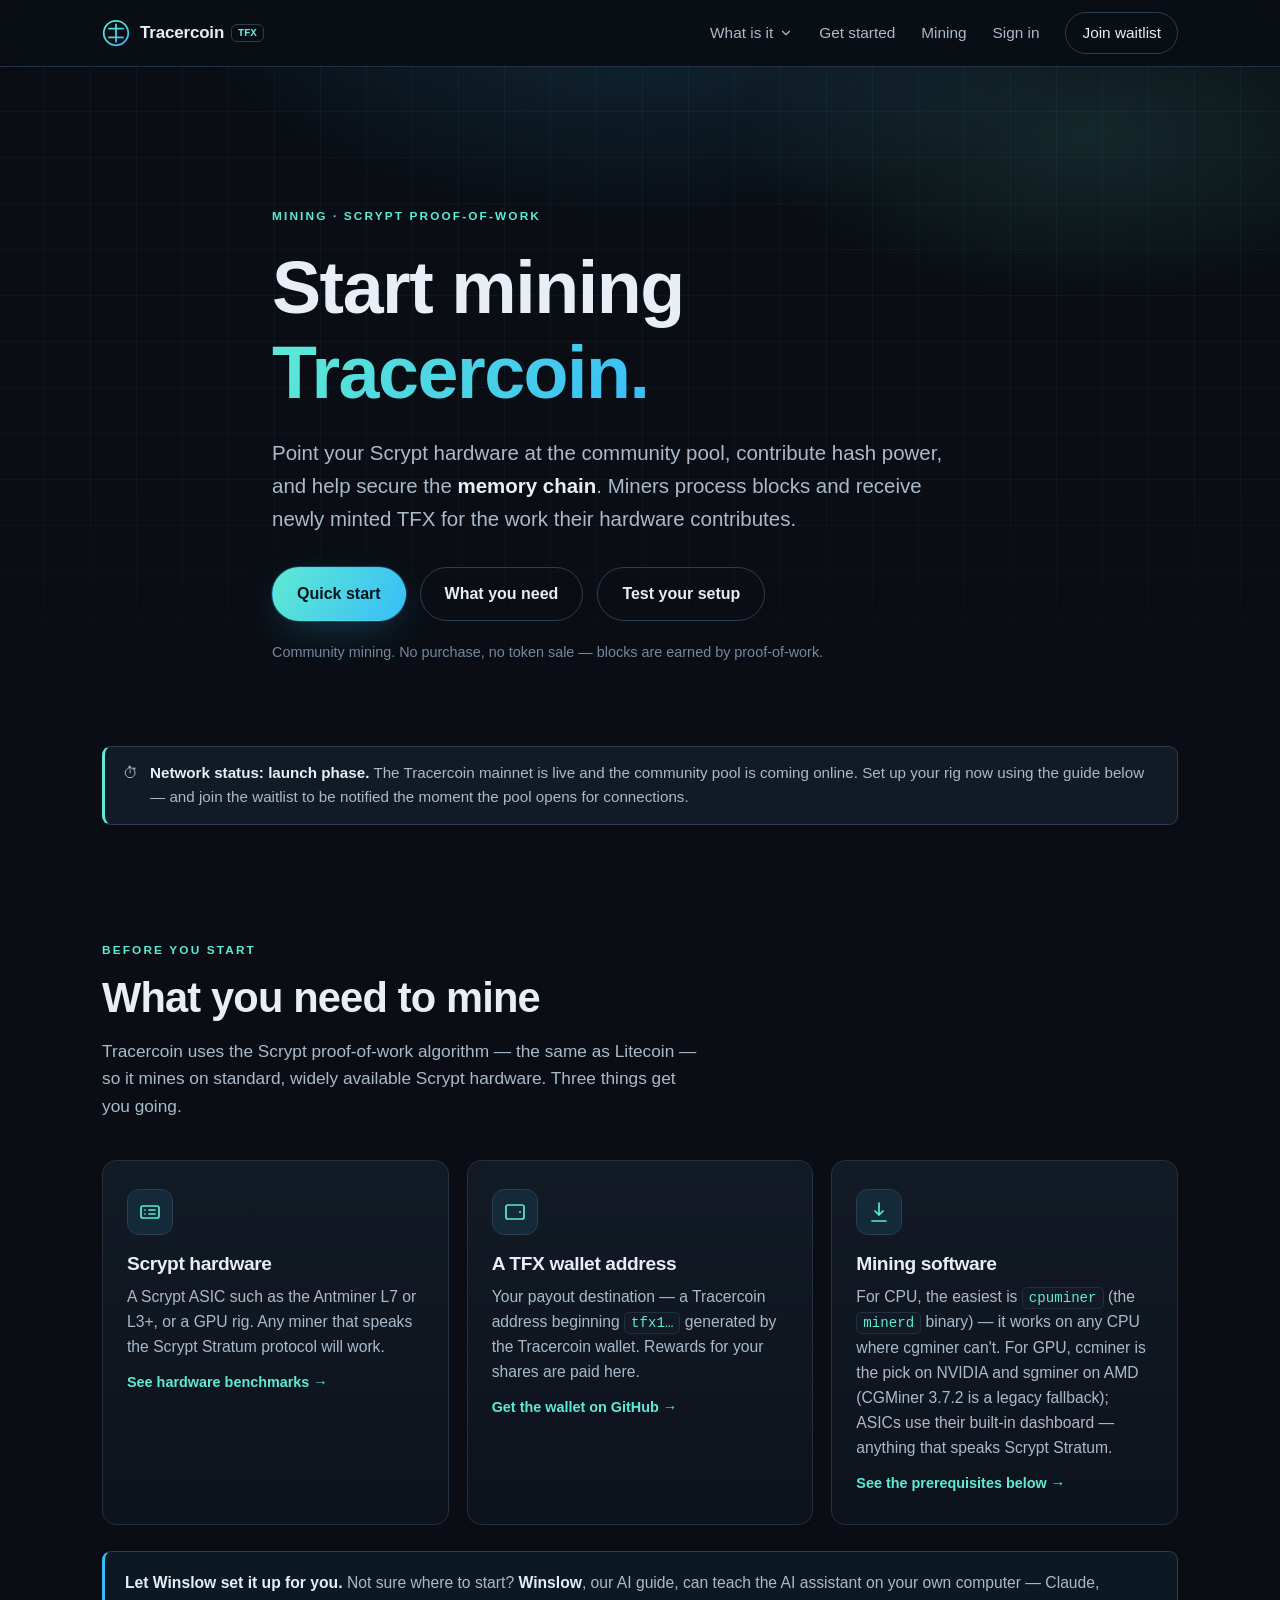
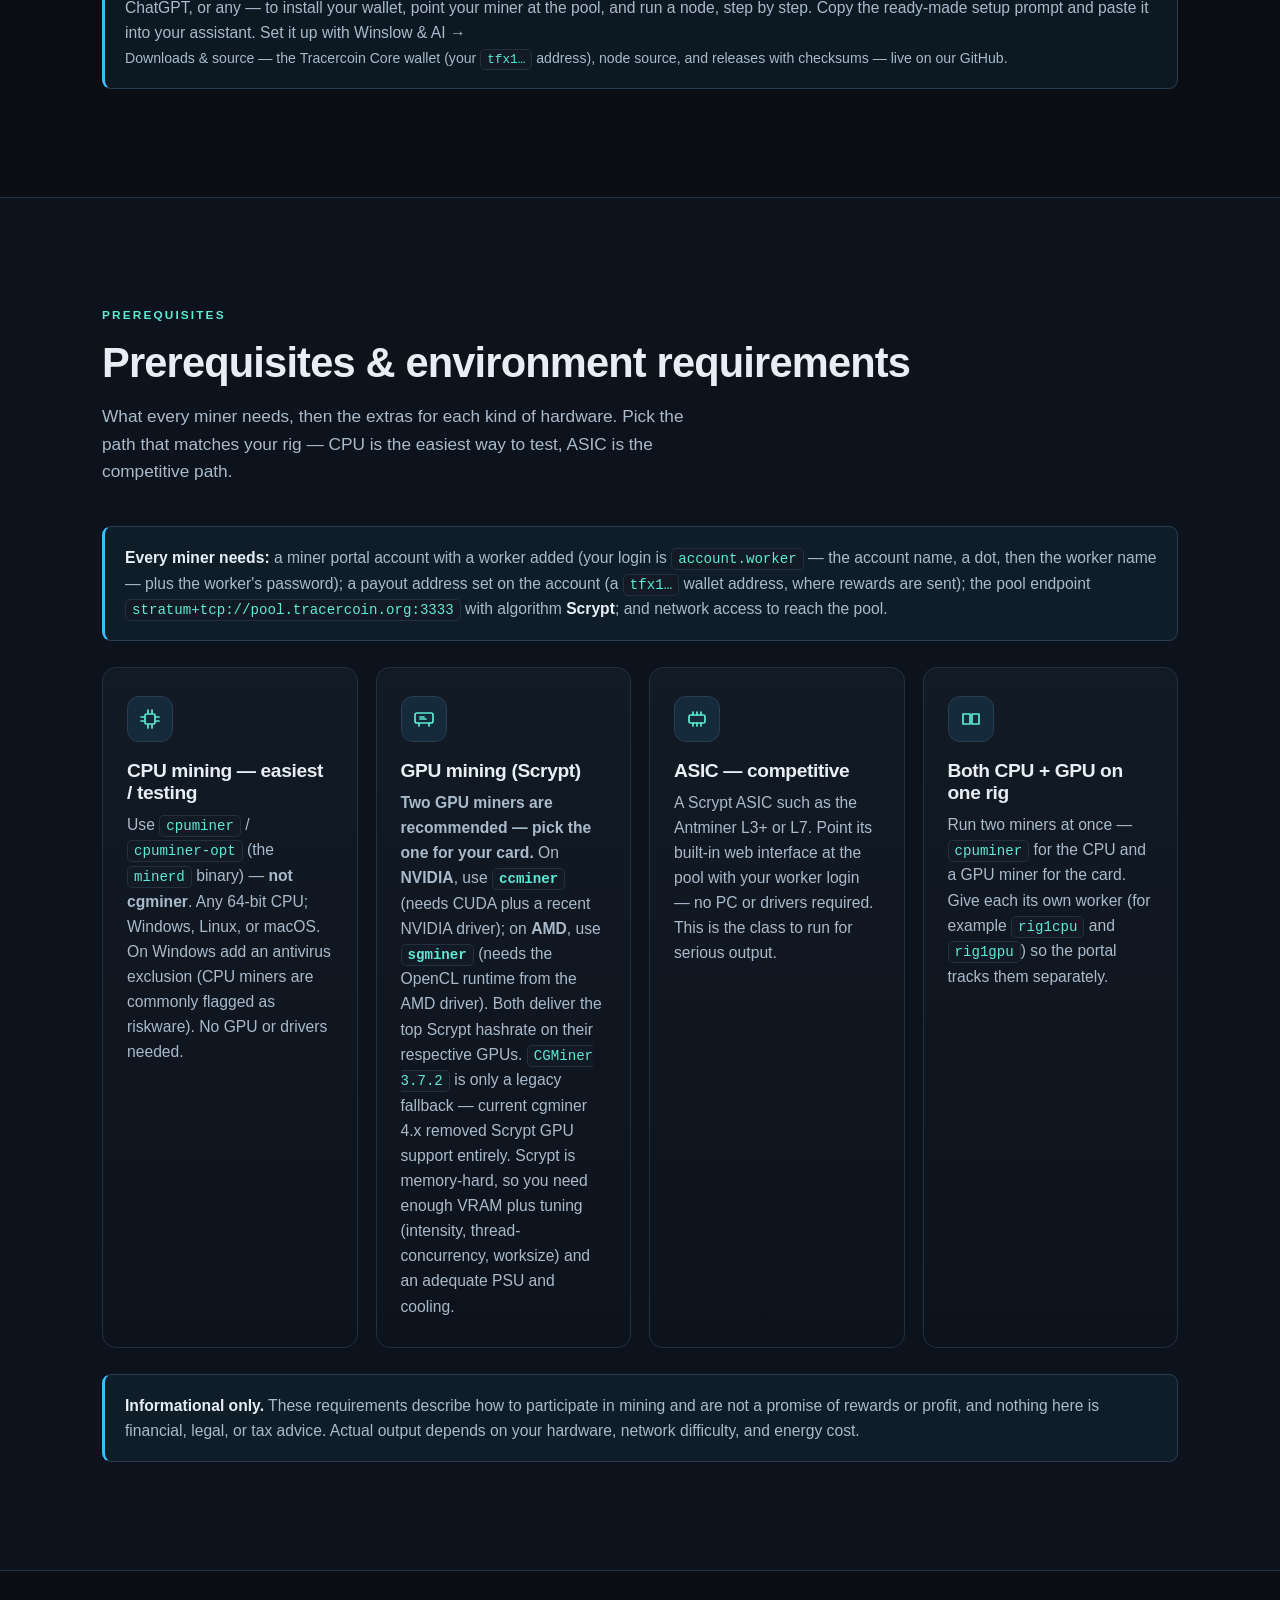
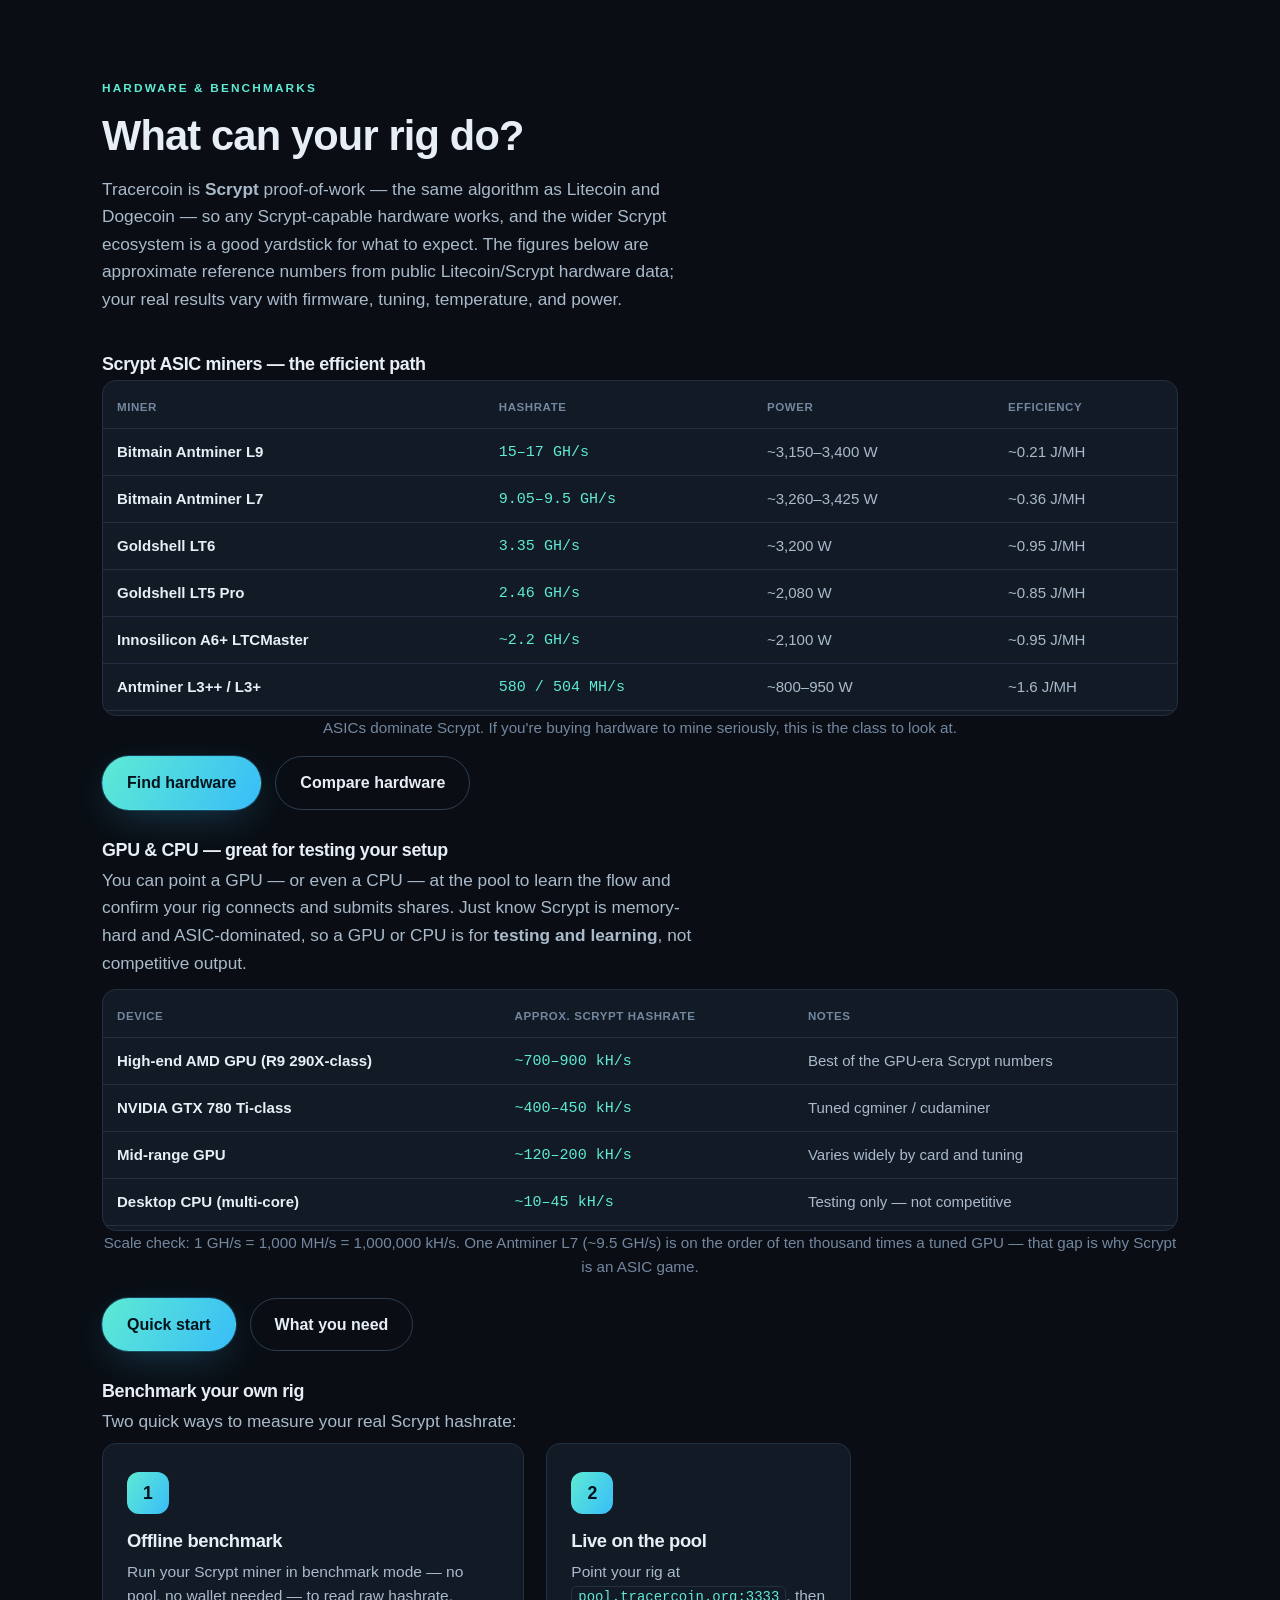
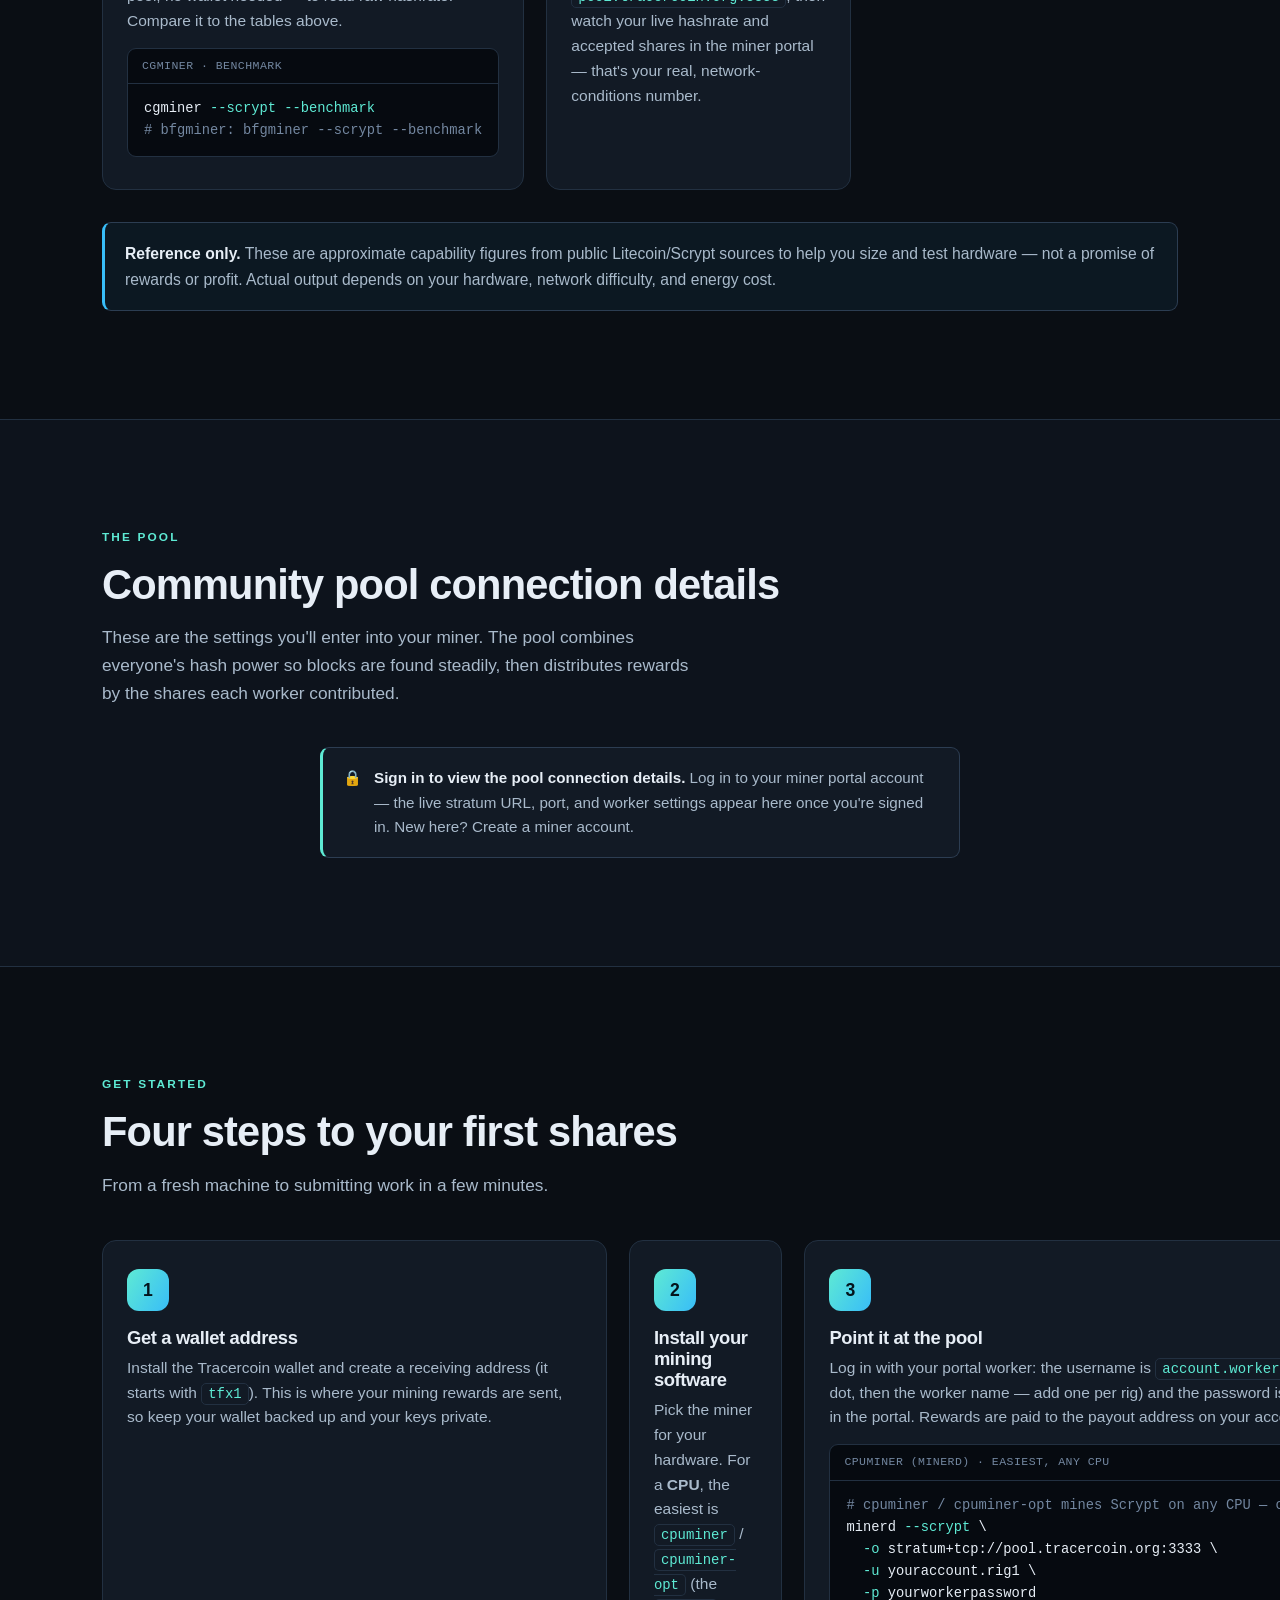
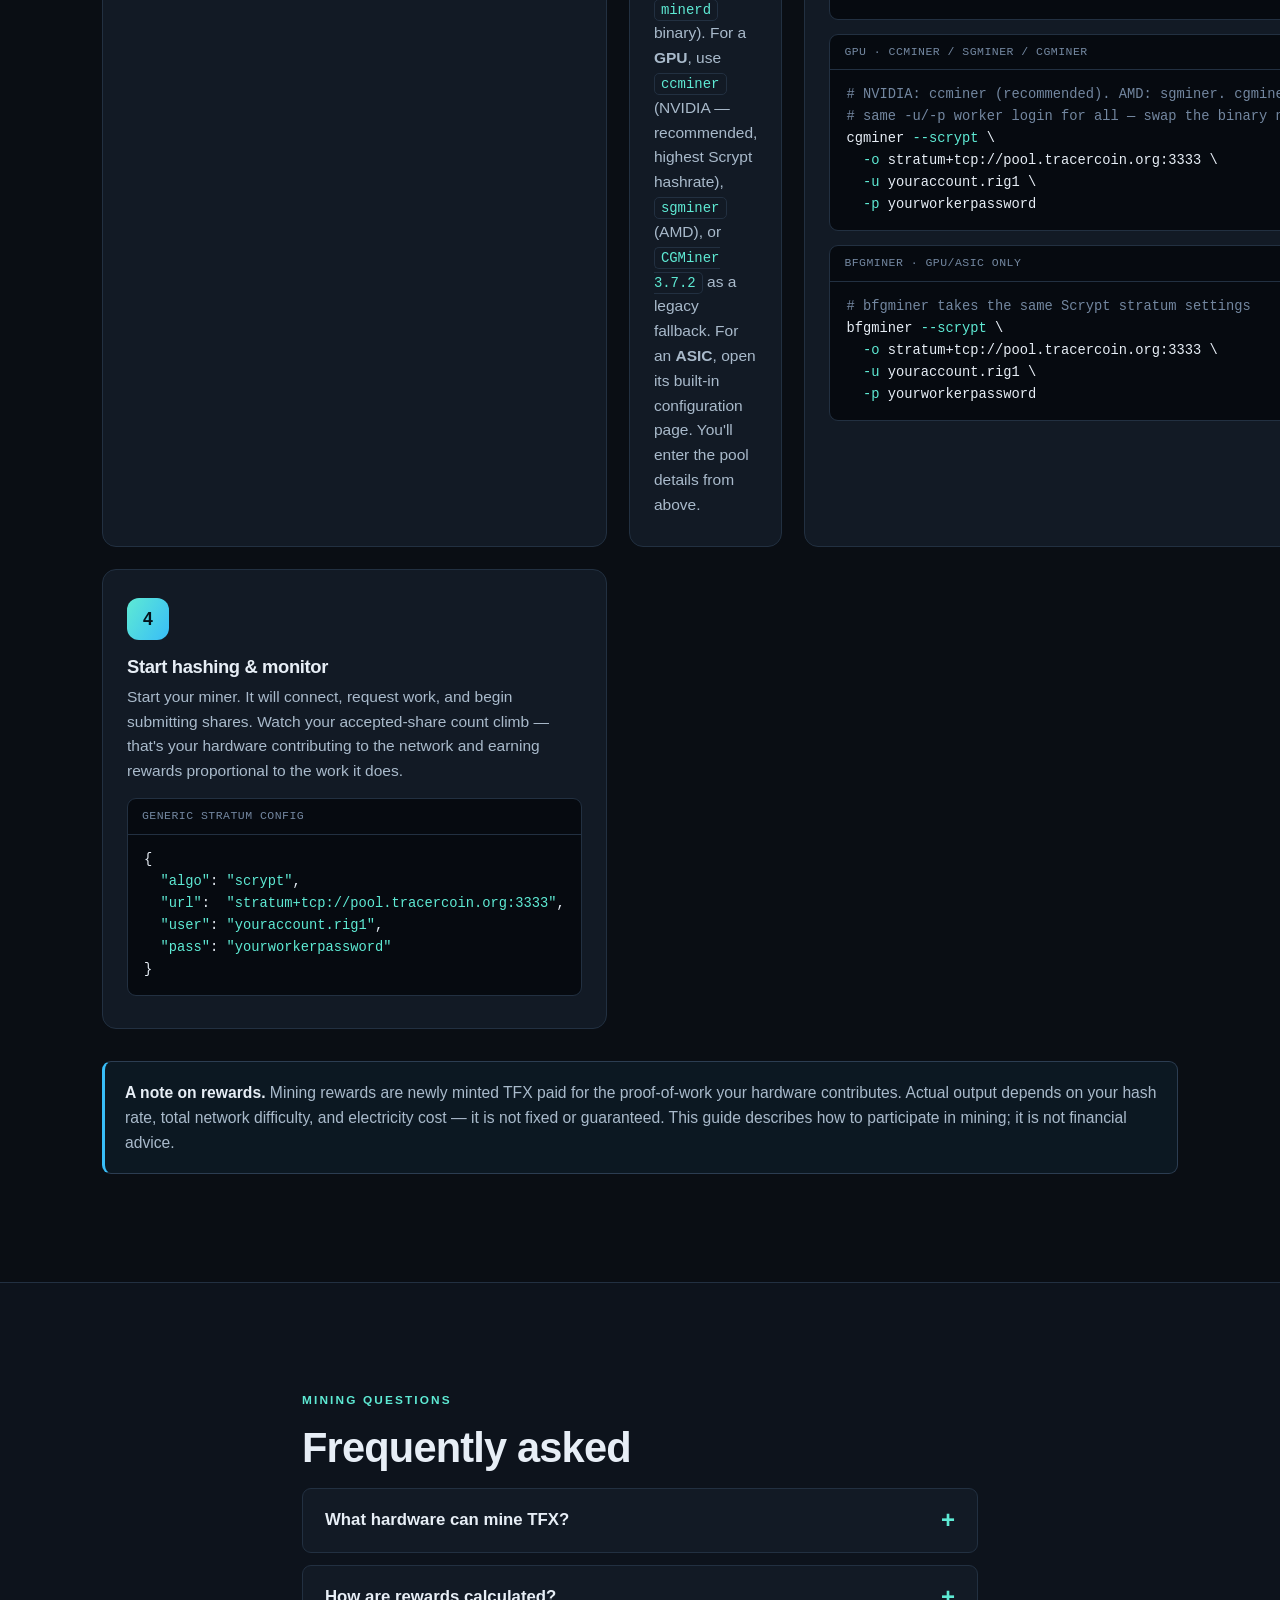
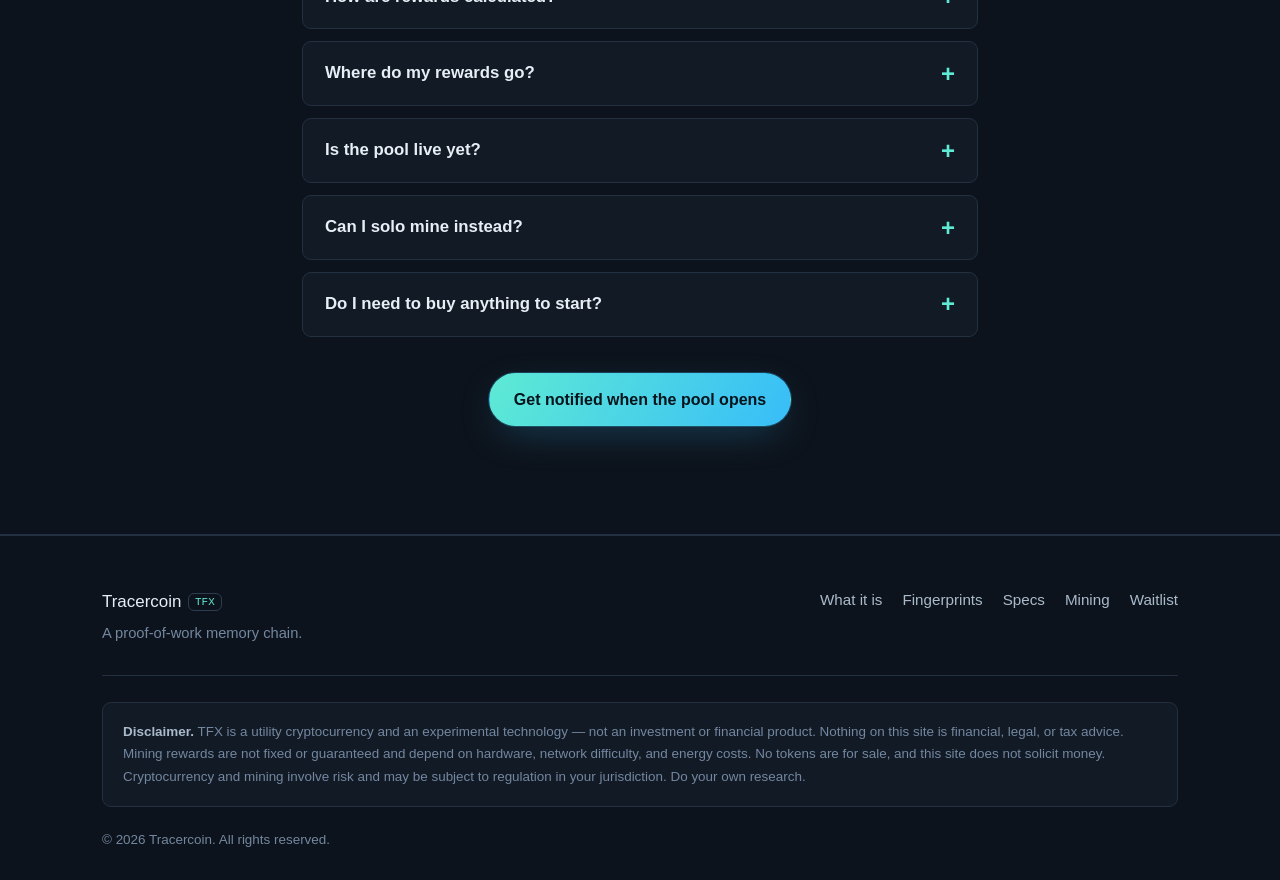
<file: pool/index.html>
<!DOCTYPE html>
<html lang="en" data-tfx-auth="out" data-tfx-list="no" data-tfx-reg="no">
<head>
  <meta charset="UTF-8" />
  <meta name="viewport" content="width=device-width, initial-scale=1.0" />
  <title>Start Mining Tracercoin (TFX) — Pool Get-Started Guide</title>
  <meta name="description" content="Get started mining Tracercoin (TFX) on the community Scrypt pool. Point your Scrypt hardware at pool.tracercoin.org, configure a worker, and help secure the memory chain. Step-by-step setup guide." />

  <!-- Open Graph / social -->
  <meta property="og:type" content="website" />
  <meta property="og:title" content="Start Mining Tracercoin (TFX) — Pool Get-Started Guide" />
  <meta property="og:description" content="Point your Scrypt hardware at the Tracercoin community pool and help secure the proof-of-work memory chain. Step-by-step setup." />
  <meta property="og:url" content="https://tracercoin.org/pool/" />
  <meta property="og:image" content="/assets/og-image.svg" />
  <meta name="twitter:card" content="summary_large_image" />
  <meta name="theme-color" content="#0a0e14" />

  <link rel="icon" type="image/svg+xml" href="/assets/favicon.svg" />
  <link rel="stylesheet" href="/css/styles.css" />
  <!-- sets <html data-tfx-*> before paint (see /js/auth-state.js) -->
  <script src="/js/auth-state.js"></script>

  <style>
    /* Page-local styles for mining config blocks — uses the site's own tokens */
    .status-banner {
      display: flex; gap: 12px; align-items: flex-start;
      max-width: var(--maxw); margin: 0 auto; padding: 14px 18px;
      background: var(--surface); border: 1px solid var(--border-2);
      border-left: 3px solid var(--accent-2); border-radius: var(--radius-sm);
      color: var(--text-soft); font-size: .95rem;
    }
    .status-banner strong { color: var(--text); }
    .codeblock {
      position: relative; margin: 14px 0 4px;
      background: #060a10; border: 1px solid var(--border);
      border-radius: var(--radius-sm); overflow: hidden;
    }
    .codeblock-head {
      display: flex; justify-content: space-between; align-items: center;
      padding: 8px 14px; border-bottom: 1px solid var(--border);
      font-family: var(--mono); font-size: .72rem; letter-spacing: .04em;
      text-transform: uppercase; color: var(--text-dim);
    }
    .codeblock pre {
      margin: 0; padding: 14px 16px; overflow-x: auto;
      font-family: var(--mono); font-size: .86rem; line-height: 1.6;
      color: var(--text); tab-size: 2;
    }
    .codeblock pre .tok { color: var(--accent-2); }
    .codeblock pre .cmt { color: var(--text-dim); }
    .req-grid {
      display: grid; grid-template-columns: repeat(auto-fit, minmax(220px, 1fr));
      gap: 18px; margin-top: 26px;
    }
    .pool-params {
      display: grid; grid-template-columns: repeat(auto-fit, minmax(200px, 1fr));
      gap: 1px; background: var(--border); border: 1px solid var(--border);
      border-radius: var(--radius); overflow: hidden; margin-top: 24px;
    }
    .pool-param { background: var(--surface); padding: 18px 20px; }
    .pool-param dt { font-size: .74rem; text-transform: uppercase; letter-spacing: .06em; color: var(--text-dim); margin: 0 0 6px; }
    .pool-param dd { margin: 0; font-family: var(--mono); font-size: 1.02rem; color: var(--accent-2); word-break: break-all; }
    .inline-code { font-family: var(--mono); font-size: .9em; color: var(--accent-2); background: var(--surface); padding: 2px 6px; border-radius: 5px; border: 1px solid var(--border); }
    .bench { width: 100%; border-collapse: collapse; font-size: .94rem; margin: 6px 0 4px; }
    .bench th, .bench td { text-align: left; padding: 11px 14px; border-bottom: 1px solid var(--border); }
    .bench thead th { color: var(--text-dim); font-size: .72rem; text-transform: uppercase; letter-spacing: .05em; font-weight: 600; }
    .bench td { color: var(--text-soft); }
    .bench tbody td:first-child { color: var(--text); font-weight: 600; }
    .bench tbody td:nth-child(2) { font-family: var(--mono); color: var(--accent-2); white-space: nowrap; }
    .bench tbody tr:hover { background: var(--bg-alt); }
    .bench-wrap { overflow-x: auto; border: 1px solid var(--border); border-radius: var(--radius); background: var(--surface); }
    .hw-sub { margin: 30px 0 6px; font-size: 1.12rem; }
    a.card-link { text-decoration: none; color: inherit; display: block;
      transition: transform .15s, border-color .15s, box-shadow .15s; }
    a.card-link:hover { transform: translateY(-3px); border-color: var(--accent); box-shadow: var(--shadow); }
    a.card-link:focus-visible { outline: 2px solid var(--accent); outline-offset: 2px; }
    .card-go { display: inline-block; margin-top: 12px; color: var(--accent-2); font-weight: 600; font-size: .9rem; }
    a.inline-code { text-decoration: none; }
    a.inline-code:hover { border-color: var(--accent-2); color: #fff; }
  </style>
</head>
<body>
  <a class="skip-link" href="#main">Skip to main content</a>

  <!-- ============ HEADER / NAV ============ -->
  <header class="site-header" id="top">
    <nav class="nav container" aria-label="Primary">
      <a class="brand" href="/" aria-label="Tracercoin home">
        <span class="brand-mark" aria-hidden="true">
          <svg viewBox="0 0 32 32" width="28" height="28" role="img" aria-hidden="true">
            <defs>
              <linearGradient id="lg" x1="0" y1="0" x2="1" y2="1">
                <stop offset="0" stop-color="#5eead4" />
                <stop offset="1" stop-color="#38bdf8" />
              </linearGradient>
            </defs>
            <circle cx="16" cy="16" r="14" fill="none" stroke="url(#lg)" stroke-width="2" />
            <path d="M16 6 v20 M8 11 h16 M8 21 h16" fill="none" stroke="url(#lg)" stroke-width="2" stroke-linecap="round" />
          </svg>
        </span>
        <span class="brand-name">Tracercoin <span class="ticker">TFX</span></span>
      </a>

      <button class="nav-toggle" aria-expanded="false" aria-controls="nav-links" aria-label="Toggle navigation menu">
        <span></span><span></span><span></span>
      </button>

      <ul class="nav-links" id="nav-links">
        <li class="nav-has-dropdown">
          <details class="nav-dropdown">
            <summary>What is it
              <svg class="caret" viewBox="0 0 24 24" width="14" height="14" aria-hidden="true"><path d="M6 9l6 6 6-6" fill="none" stroke="currentColor" stroke-width="2" stroke-linecap="round" stroke-linejoin="round"/></svg>
            </summary>
            <ul class="dropdown-menu">
              <li><a href="/about/#what">What is Tracercoin?<small>The proof-of-work memory chain</small></a></li>
              <li><a href="/about/#wallet">What is the Tracercoin wallet?<small>Hold, send &amp; receive TFX</small></a></li>
              <li><a href="/about/#exchange">What is the Tracercoin exchange?<small>Trading TFX — what's planned</small></a></li>
            </ul>
          </details>
        </li>
        <li><a href="/">Get started</a></li>
        <li><a href="/pool/" aria-current="page">Mining</a></li>
        <li data-tfx="auth-only"><a href="/status/">Status</a></li>
        <li data-tfx="auth-only"><a href="/portal/">Miner portal</a></li>
        <li data-tfx="auth-only"><button type="button" class="btn btn-ghost btn-sm" data-tfx-logout>Sign out</button></li>
        <li data-tfx="noauth-only"><a href="/portal/">Sign in</a></li>
        <li data-tfx="anon-only"><a class="btn btn-ghost btn-sm" href="/#waitlist">Join waitlist</a></li>
      </ul>
    </nav>
  </header>

  <main id="main">

    <!-- ============ HERO ============ -->
    <section class="hero" aria-labelledby="hero-title">
      <div class="hero-grid" aria-hidden="true"></div>
      <div class="container hero-inner">
        <p class="eyebrow">Mining &middot; Scrypt proof-of-work</p>
        <h1 id="hero-title">Start mining<br /><span class="grad-text">Tracercoin.</span></h1>
        <p class="hero-sub">
          Point your Scrypt hardware at the community pool, contribute hash power, and help secure the
          <strong>memory chain</strong>. Miners process blocks and receive newly minted TFX for the
          work their hardware contributes.
        </p>
        <div class="hero-cta">
          <a class="btn btn-primary" href="/pool/quick-start/">Quick start</a>
          <a class="btn btn-ghost" href="#requirements">What you need</a>
          <a class="btn btn-ghost" href="/pool/test-setup/">Test your setup</a>
        </div>
        <p class="hero-note">Community mining. No purchase, no token sale — blocks are earned by proof-of-work.</p>
      </div>
    </section>

    <div class="container" style="margin-top:-14px;margin-bottom:8px;">
      <div class="status-banner" role="note">
        <span aria-hidden="true">&#9201;</span>
        <span><strong>Network status: launch phase.</strong> The Tracercoin mainnet is live and the
        community pool is coming online. Set up your rig now using the guide below — and
        <a href="/#waitlist">join the waitlist</a> to be notified the moment the pool opens for
        connections.</span>
      </div>
    </div>

    <!-- ============ WHAT YOU NEED ============ -->
    <section id="requirements" class="section" aria-labelledby="req-title">
      <div class="container">
        <p class="section-eyebrow">Before you start</p>
        <h2 id="req-title" class="section-title">What you need to mine</h2>
        <p class="section-lead">
          Tracercoin uses the Scrypt proof-of-work algorithm — the same as Litecoin — so it mines on
          standard, widely available Scrypt hardware. Three things get you going.
        </p>

        <div class="req-grid">
          <a class="card card-link" href="#hardware">
            <div class="card-icon" aria-hidden="true">
              <svg viewBox="0 0 24 24" width="24" height="24"><rect x="3" y="6" width="18" height="12" rx="2" fill="none" stroke="currentColor" stroke-width="1.7"/><path d="M7 10h0M7 14h0M11 10h6M11 14h6" stroke="currentColor" stroke-width="1.7" stroke-linecap="round"/></svg>
            </div>
            <h3>Scrypt hardware</h3>
            <p>A Scrypt ASIC such as the Antminer L7 or L3+, or a GPU rig. Any miner that speaks the
              Scrypt Stratum protocol will work.</p>
            <span class="card-go">See hardware benchmarks &rarr;</span>
          </a>

          <a class="card card-link" href="https://github.com/TraceRcoin/wallet" target="_blank" rel="noopener">
            <div class="card-icon" aria-hidden="true">
              <svg viewBox="0 0 24 24" width="24" height="24"><path d="M3 7a2 2 0 0 1 2-2h14a2 2 0 0 1 2 2v10a2 2 0 0 1-2 2H5a2 2 0 0 1-2-2Z M16 12h2" fill="none" stroke="currentColor" stroke-width="1.7" stroke-linejoin="round"/></svg>
            </div>
            <h3>A TFX wallet address</h3>
            <p>Your payout destination — a Tracercoin address beginning <span class="inline-code">tfx1&hellip;</span>
              generated by the Tracercoin wallet. Rewards for your shares are paid here.</p>
            <span class="card-go">Get the wallet on GitHub &rarr;</span>
          </a>

          <article class="card">
            <div class="card-icon" aria-hidden="true">
              <svg viewBox="0 0 24 24" width="24" height="24"><path d="M12 3v12m0 0 4-4m-4 4-4-4M5 21h14" fill="none" stroke="currentColor" stroke-width="1.7" stroke-linejoin="round" stroke-linecap="round"/></svg>
            </div>
            <h3>Mining software</h3>
            <p>For CPU, the easiest is
              <a class="inline-code" href="https://github.com/pooler/cpuminer" target="_blank" rel="noopener">cpuminer</a>
              (the <span class="inline-code">minerd</span> binary) — it works on any CPU where cgminer can't.
              For GPU, ccminer is the pick on NVIDIA and sgminer on AMD (CGMiner 3.7.2 is a legacy fallback);
              ASICs use their built-in dashboard — anything that speaks Scrypt Stratum.</p>
            <span class="card-go">See the prerequisites below &rarr;</span>
          </article>
        </div>

        <div class="callout" role="note" style="margin-top:26px;">
          <strong>Let Winslow set it up for you.</strong> Not sure where to start?
          <strong>Winslow</strong>, our AI guide, can teach the AI assistant on your own computer —
          Claude, ChatGPT, or any — to install your wallet, point your miner at the pool, and run a
          node, step by step. Copy the ready-made setup prompt and paste it into your assistant.
          <a href="/pool/quick-start/#prompts">Set it up with Winslow &amp; AI &rarr;</a>
          <br /><span class="muted" style="font-size:.9em;">Downloads &amp; source — the Tracercoin Core wallet (your <span class="inline-code">tfx1…</span> address), node source, and releases with checksums — live on <a href="https://github.com/TraceRcoin" target="_blank" rel="noopener">our GitHub</a>.</span>
        </div>
      </div>
    </section>

    <!-- ============ PREREQUISITES & ENVIRONMENT ============ -->
    <section id="prerequisites" class="section section-alt" aria-labelledby="prereq-title">
      <div class="container">
        <p class="section-eyebrow">Prerequisites</p>
        <h2 id="prereq-title" class="section-title">Prerequisites &amp; environment requirements</h2>
        <p class="section-lead">
          What every miner needs, then the extras for each kind of hardware. Pick the path that matches your
          rig — CPU is the easiest way to test, ASIC is the competitive path.
        </p>

        <div class="callout" role="note" style="margin-bottom:26px;">
          <strong>Every miner needs:</strong> a <a href="/portal/">miner portal</a> account with a worker added
          (your login is <span class="inline-code">account.worker</span> — the account name, a dot, then the
          worker name — plus the worker's password); a payout address set on the account (a
          <span class="inline-code">tfx1&hellip;</span> wallet address, where rewards are sent); the pool endpoint
          <span class="inline-code">stratum+tcp://pool.tracercoin.org:3333</span> with algorithm
          <strong>Scrypt</strong>; and network access to reach the pool.
        </div>

        <div class="req-grid">
          <article class="card">
            <div class="card-icon" aria-hidden="true">
              <svg viewBox="0 0 24 24" width="24" height="24"><rect x="7" y="7" width="10" height="10" rx="1.5" fill="none" stroke="currentColor" stroke-width="1.7"/><path d="M10 3v3M14 3v3M10 18v3M14 18v3M3 10h3M3 14h3M18 10h3M18 14h3" stroke="currentColor" stroke-width="1.7" stroke-linecap="round"/></svg>
            </div>
            <h3>CPU mining — easiest / testing</h3>
            <p>Use <span class="inline-code">cpuminer</span> / <span class="inline-code">cpuminer-opt</span>
              (the <span class="inline-code">minerd</span> binary) — <strong>not cgminer</strong>. Any 64-bit CPU;
              Windows, Linux, or macOS. On Windows add an antivirus exclusion (CPU miners are commonly flagged
              as riskware). No GPU or drivers needed.</p>
          </article>

          <article class="card">
            <div class="card-icon" aria-hidden="true">
              <svg viewBox="0 0 24 24" width="24" height="24"><rect x="3" y="6" width="18" height="10" rx="2" fill="none" stroke="currentColor" stroke-width="1.7"/><path d="M7 16v3M17 16v3M8 10h4M8 12h6" stroke="currentColor" stroke-width="1.7" stroke-linecap="round"/></svg>
            </div>
            <h3>GPU mining (Scrypt)</h3>
            <p><strong>Two GPU miners are recommended — pick the one for your card.</strong> On
              <strong>NVIDIA</strong>, use <strong><span class="inline-code">ccminer</span></strong> (needs CUDA plus
              a recent NVIDIA driver); on <strong>AMD</strong>, use <strong><span class="inline-code">sgminer</span></strong>
              (needs the OpenCL runtime from the AMD driver). Both deliver the top Scrypt hashrate on their respective
              GPUs. <span class="inline-code">CGMiner 3.7.2</span> is only
              a legacy fallback — current cgminer 4.x removed Scrypt GPU support entirely. Scrypt is memory-hard,
              so you need enough VRAM plus tuning (intensity, thread-concurrency, worksize) and an adequate PSU
              and cooling.</p>
          </article>

          <article class="card">
            <div class="card-icon" aria-hidden="true">
              <svg viewBox="0 0 24 24" width="24" height="24"><rect x="4" y="8" width="16" height="8" rx="1.5" fill="none" stroke="currentColor" stroke-width="1.7"/><path d="M8 8V5M12 8V5M16 8V5M8 16v3M12 16v3M16 16v3" stroke="currentColor" stroke-width="1.7" stroke-linecap="round"/></svg>
            </div>
            <h3>ASIC — competitive</h3>
            <p>A Scrypt ASIC such as the Antminer L3+ or L7. Point its built-in web interface at the pool with
              your worker login — no PC or drivers required. This is the class to run for serious output.</p>
          </article>

          <article class="card">
            <div class="card-icon" aria-hidden="true">
              <svg viewBox="0 0 24 24" width="24" height="24"><path d="M4 7h7v10H4zM13 7h7v10h-7z" fill="none" stroke="currentColor" stroke-width="1.7" stroke-linejoin="round"/></svg>
            </div>
            <h3>Both CPU + GPU on one rig</h3>
            <p>Run two miners at once — <span class="inline-code">cpuminer</span> for the CPU and a GPU miner for
              the card. Give each its own worker (for example <span class="inline-code">rig1cpu</span> and
              <span class="inline-code">rig1gpu</span>) so the portal tracks them separately.</p>
          </article>
        </div>

        <div class="callout" role="note" style="margin-top:26px;">
          <strong>Informational only.</strong> These requirements describe how to participate in mining and are
          not a promise of rewards or profit, and nothing here is financial, legal, or tax advice. Actual output
          depends on your hardware, network difficulty, and energy cost.
        </div>
      </div>
    </section>

    <!-- ============ HARDWARE & BENCHMARKS ============ -->
    <section id="hardware" class="section" aria-labelledby="hw-title">
      <div class="container">
        <p class="section-eyebrow">Hardware &amp; benchmarks</p>
        <h2 id="hw-title" class="section-title">What can your rig do?</h2>
        <p class="section-lead">
          Tracercoin is <strong>Scrypt</strong> proof-of-work — the same algorithm as Litecoin and
          Dogecoin — so any Scrypt-capable hardware works, and the wider Scrypt ecosystem is a good
          yardstick for what to expect. The figures below are approximate reference numbers from
          public Litecoin/Scrypt hardware data; your real results vary with firmware, tuning,
          temperature, and power.
        </p>

        <h3 class="hw-sub">Scrypt ASIC miners — the efficient path</h3>
        <div class="bench-wrap">
          <table class="bench">
            <thead><tr><th>Miner</th><th>Hashrate</th><th>Power</th><th>Efficiency</th></tr></thead>
            <tbody>
              <tr><td>Bitmain Antminer L9</td><td>15–17 GH/s</td><td>~3,150–3,400 W</td><td>~0.21 J/MH</td></tr>
              <tr><td>Bitmain Antminer L7</td><td>9.05–9.5 GH/s</td><td>~3,260–3,425 W</td><td>~0.36 J/MH</td></tr>
              <tr><td>Goldshell LT6</td><td>3.35 GH/s</td><td>~3,200 W</td><td>~0.95 J/MH</td></tr>
              <tr><td>Goldshell LT5 Pro</td><td>2.46 GH/s</td><td>~2,080 W</td><td>~0.85 J/MH</td></tr>
              <tr><td>Innosilicon A6+ LTCMaster</td><td>~2.2 GH/s</td><td>~2,100 W</td><td>~0.95 J/MH</td></tr>
              <tr><td>Antminer L3++ / L3+</td><td>580 / 504 MH/s</td><td>~800–950 W</td><td>~1.6 J/MH</td></tr>
            </tbody>
          </table>
        </div>
        <p class="mining-note">ASICs dominate Scrypt. If you're buying hardware to mine seriously, this is the class to look at.</p>

        <div class="hero-cta" style="margin-top:16px;">
          <a class="btn btn-primary" href="https://www.google.com/search?q=Scrypt+ASIC+miner+for+sale" target="_blank" rel="noopener">Find hardware</a>
          <a class="btn btn-ghost" href="https://whattomine.com/asic" target="_blank" rel="noopener">Compare hardware</a>
        </div>

        <h3 class="hw-sub">GPU &amp; CPU — great for testing your setup</h3>
        <p class="section-lead" style="margin-bottom:12px;">
          You can point a GPU — or even a CPU — at the pool to learn the flow and confirm your rig
          connects and submits shares. Just know Scrypt is memory-hard and ASIC-dominated, so a
          GPU or CPU is for <strong>testing and learning</strong>, not competitive output.
        </p>
        <div class="bench-wrap">
          <table class="bench">
            <thead><tr><th>Device</th><th>Approx. Scrypt hashrate</th><th>Notes</th></tr></thead>
            <tbody>
              <tr><td>High-end AMD GPU (R9 290X-class)</td><td>~700–900 kH/s</td><td>Best of the GPU-era Scrypt numbers</td></tr>
              <tr><td>NVIDIA GTX 780 Ti-class</td><td>~400–450 kH/s</td><td>Tuned cgminer / cudaminer</td></tr>
              <tr><td>Mid-range GPU</td><td>~120–200 kH/s</td><td>Varies widely by card and tuning</td></tr>
              <tr><td>Desktop CPU (multi-core)</td><td>~10–45 kH/s</td><td>Testing only — not competitive</td></tr>
            </tbody>
          </table>
        </div>
        <p class="mining-note">Scale check: 1&nbsp;GH/s = 1,000&nbsp;MH/s = 1,000,000&nbsp;kH/s. One Antminer L7 (~9.5&nbsp;GH/s) is on the order of ten thousand times a tuned GPU — that gap is why Scrypt is an ASIC game.</p>

        <div class="hero-cta" style="margin-top:18px;">
          <a class="btn btn-primary" href="/pool/quick-start/">Quick start</a>
          <a class="btn btn-ghost" href="#requirements">What you need</a>
        </div>

        <h3 class="hw-sub" id="benchmark">Benchmark your own rig</h3>
        <p class="section-lead" style="margin-bottom:8px;">Two quick ways to measure your real Scrypt hashrate:</p>
        <ol class="steps">
          <li class="step">
            <div class="step-num" aria-hidden="true">1</div>
            <h3>Offline benchmark</h3>
            <p>Run your Scrypt miner in benchmark mode — no pool, no wallet needed — to read raw hashrate. Compare it to the tables above.</p>
            <div class="codeblock" role="group" aria-label="cgminer scrypt benchmark">
              <div class="codeblock-head"><span>cgminer &middot; benchmark</span></div>
              <pre>cgminer <span class="tok">--scrypt</span> <span class="tok">--benchmark</span>
<span class="cmt"># bfgminer: bfgminer --scrypt --benchmark</span></pre>
            </div>
          </li>
          <li class="step">
            <div class="step-num" aria-hidden="true">2</div>
            <h3>Live on the pool</h3>
            <p>Point your rig at <span class="inline-code">pool.tracercoin.org:3333</span>, then watch your live hashrate and accepted shares in the <a href="/portal/">miner portal</a> — that's your real, network-conditions number.</p>
          </li>
        </ol>

        <div class="callout" role="note" style="margin-top:24px;">
          <strong>Reference only.</strong> These are approximate capability figures from public
          Litecoin/Scrypt sources to help you size and test hardware — not a promise of rewards or
          profit. Actual output depends on your hardware, network difficulty, and energy cost.
        </div>
      </div>
    </section>

    <!-- ============ POOL DETAILS ============ -->
    <section id="pool" class="section section-alt" aria-labelledby="pool-title">
      <div class="container">
        <p class="section-eyebrow">The pool</p>
        <h2 id="pool-title" class="section-title">Community pool connection details</h2>
        <p class="section-lead">
          These are the settings you'll enter into your miner. The pool combines everyone's hash
          power so blocks are found steadily, then distributes rewards by the shares each worker
          contributed.
        </p>

        <!-- Not signed in yet: prompt to sign in before revealing live pool details -->
        <div class="gate-note" data-tfx="noauth-only" role="note">
          <span aria-hidden="true">&#128274;</span>
          <span><strong>Sign in to view the pool connection details.</strong>
          Log in to your <a href="/portal/">miner portal</a> account — the live stratum URL, port,
          and worker settings appear here once you're signed in. New here?
          <a href="/portal/">Create a miner account</a>.</span>
        </div>

        <dl class="pool-params" data-tfx="auth-only" aria-label="Tracercoin pool connection parameters">
          <div class="pool-param">
            <dt>Stratum URL</dt>
            <dd>stratum+tcp://pool.tracercoin.org</dd>
          </div>
          <div class="pool-param">
            <dt>Port</dt>
            <dd>3333</dd>
          </div>
          <div class="pool-param">
            <dt>Algorithm</dt>
            <dd>Scrypt</dd>
          </div>
          <div class="pool-param">
            <dt>Username</dt>
            <dd>account.worker</dd>
          </div>
          <div class="pool-param">
            <dt>Password</dt>
            <dd>your worker password</dd>
          </div>
          <div class="pool-param">
            <dt>Pool fee</dt>
            <dd>2%</dd>
          </div>
        </dl>
      </div>
    </section>

    <!-- ============ QUICK START ============ -->
    <section id="quickstart" class="section" aria-labelledby="qs-title">
      <div class="container">
        <p class="section-eyebrow">Get started</p>
        <h2 id="qs-title" class="section-title">Four steps to your first shares</h2>
        <p class="section-lead">
          From a fresh machine to submitting work in a few minutes.
        </p>

        <ol class="steps">
          <li class="step">
            <div class="step-num" aria-hidden="true">1</div>
            <h3>Get a wallet address</h3>
            <p>Install the Tracercoin wallet and create a receiving address (it starts with
              <span class="inline-code">tfx1</span>). This is where your mining rewards are sent, so
              keep your wallet backed up and your keys private.</p>
          </li>
          <li class="step">
            <div class="step-num" aria-hidden="true">2</div>
            <h3>Install your mining software</h3>
            <p>Pick the miner for your hardware. For a <strong>CPU</strong>, the easiest is
              <span class="inline-code">cpuminer</span> / <span class="inline-code">cpuminer-opt</span>
              (the <span class="inline-code">minerd</span> binary). For a <strong>GPU</strong>, use
              <span class="inline-code">ccminer</span> (NVIDIA — recommended, highest Scrypt hashrate),
              <span class="inline-code">sgminer</span> (AMD), or <span class="inline-code">CGMiner 3.7.2</span>
              as a legacy fallback. For an <strong>ASIC</strong>, open its
              built-in configuration page. You'll enter the pool details from above.</p>
          </li>
          <li class="step">
            <div class="step-num" aria-hidden="true">3</div>
            <h3>Point it at the pool</h3>
            <p>Log in with your portal worker: the username is
              <span class="inline-code">account.worker</span> (your portal account name, a dot, then the
              worker name — add one per rig) and the password is the worker password you set in the portal.
              Rewards are paid to the payout address on your account, not to the username.</p>

            <div class="codeblock" role="group" aria-label="cpuminer example command">
              <div class="codeblock-head"><span>cpuminer (minerd) &middot; easiest, any CPU</span></div>
              <pre><span class="cmt"># cpuminer / cpuminer-opt mines Scrypt on any CPU — cgminer cannot CPU-mine</span>
minerd <span class="tok">--scrypt</span> \
  <span class="tok">-o</span> stratum+tcp://pool.tracercoin.org:3333 \
  <span class="tok">-u</span> youraccount.rig1 \
  <span class="tok">-p</span> yourworkerpassword</pre>
            </div>

            <div class="codeblock" role="group" aria-label="GPU miner example command">
              <div class="codeblock-head"><span>GPU &middot; ccminer / sgminer / cgminer</span></div>
              <pre><span class="cmt"># NVIDIA: ccminer (recommended). AMD: sgminer. cgminer only as 3.7.2 legacy.</span>
<span class="cmt"># same -u/-p worker login for all — swap the binary name for your miner:</span>
cgminer <span class="tok">--scrypt</span> \
  <span class="tok">-o</span> stratum+tcp://pool.tracercoin.org:3333 \
  <span class="tok">-u</span> youraccount.rig1 \
  <span class="tok">-p</span> yourworkerpassword</pre>
            </div>

            <div class="codeblock" role="group" aria-label="bfgminer example command">
              <div class="codeblock-head"><span>bfgminer &middot; GPU/ASIC only</span></div>
              <pre><span class="cmt"># bfgminer takes the same Scrypt stratum settings</span>
bfgminer <span class="tok">--scrypt</span> \
  <span class="tok">-o</span> stratum+tcp://pool.tracercoin.org:3333 \
  <span class="tok">-u</span> youraccount.rig1 \
  <span class="tok">-p</span> yourworkerpassword</pre>
            </div>
          </li>
          <li class="step">
            <div class="step-num" aria-hidden="true">4</div>
            <h3>Start hashing &amp; monitor</h3>
            <p>Start your miner. It will connect, request work, and begin submitting shares. Watch
              your accepted-share count climb — that's your hardware contributing to the network and
              earning rewards proportional to the work it does.</p>

            <div class="codeblock" role="group" aria-label="Generic Stratum config example">
              <div class="codeblock-head"><span>generic stratum config</span></div>
              <pre>{
  <span class="tok">"algo"</span>: <span class="tok">"scrypt"</span>,
  <span class="tok">"url"</span>:  <span class="tok">"stratum+tcp://pool.tracercoin.org:3333"</span>,
  <span class="tok">"user"</span>: <span class="tok">"youraccount.rig1"</span>,
  <span class="tok">"pass"</span>: <span class="tok">"yourworkerpassword"</span>
}</pre>
            </div>
          </li>
        </ol>

        <div class="callout" role="note">
          <strong>A note on rewards.</strong> Mining rewards are newly minted TFX paid for the
          proof-of-work your hardware contributes. Actual output depends on your hash rate, total
          network difficulty, and electricity cost — it is not fixed or guaranteed. This guide
          describes how to participate in mining; it is not financial advice.
        </div>
      </div>
    </section>

    <!-- ============ FAQ ============ -->
    <section id="faq" class="section section-alt" aria-labelledby="faq-title">
      <div class="container narrow">
        <p class="section-eyebrow">Mining questions</p>
        <h2 id="faq-title" class="section-title">Frequently asked</h2>

        <div class="faq">
          <details class="faq-item">
            <summary>What hardware can mine TFX?</summary>
            <div class="faq-body">
              <p>Any Scrypt-capable miner. Scrypt ASICs such as the Antminer L7 and L3+ are the most
                efficient; a GPU works too (ccminer on NVIDIA, sgminer on AMD); and any CPU can mine with
                cpuminer, which is the easiest way to test. Because Tracercoin uses the same algorithm as
                Litecoin, hardware built for Scrypt mining is directly compatible.</p>
            </div>
          </details>

          <details class="faq-item">
            <summary>How are rewards calculated?</summary>
            <div class="faq-body">
              <p>The pool finds blocks with everyone's combined hash power and distributes the reward
                by the share of work each miner contributed. The block reward is 400 TFX at launch,
                halving every 840,000 blocks, with a 2.5-minute target block time. A 2% pool fee
                covers operation.</p>
            </div>
          </details>

          <details class="faq-item">
            <summary>Where do my rewards go?</summary>
            <div class="faq-body">
              <p>To the payout address set on your miner portal account — a
                <span class="inline-code">tfx1&hellip;</span> wallet address. Your worker login
                (<span class="inline-code">account.worker</span>) only identifies the rig; payouts follow the
                account's payout address. Keep that wallet backed up — whoever holds the keys holds the coins.</p>
            </div>
          </details>

          <details class="faq-item">
            <summary>Is the pool live yet?</summary>
            <div class="faq-body">
              <p>The mainnet chain is live and the community pool is coming online during the launch
                phase. You can prepare your rig now using this guide. Join the
                <a href="/#waitlist">waitlist</a> to be notified the moment the pool opens for
                connections.</p>
            </div>
          </details>

          <details class="faq-item">
            <summary>Can I solo mine instead?</summary>
            <div class="faq-body">
              <p>Yes — you can run a full Tracercoin node and mine directly against it. Pool mining is
                recommended for most people because it smooths out rewards into steady, frequent
                payouts rather than waiting to find a whole block on your own.</p>
            </div>
          </details>

          <details class="faq-item">
            <summary>Do I need to buy anything to start?</summary>
            <div class="faq-body">
              <p>No. There is no token sale or purchase. TFX is earned by mining once the network is
                live — you only need Scrypt hardware, electricity, and a wallet address.</p>
            </div>
          </details>
        </div>

        <div style="text-align:center;margin-top:36px;" data-tfx="anon-only">
          <a class="btn btn-primary" href="/#waitlist">Get notified when the pool opens</a>
        </div>
      </div>
    </section>
  </main>

  <!-- ============ FOOTER ============ -->
  <footer class="site-footer">
    <div class="container">
      <div class="footer-top">
        <div class="footer-brand">
          <span class="brand-name">Tracercoin <span class="ticker">TFX</span></span>
          <p class="footer-tag">A proof-of-work memory chain.</p>
        </div>
        <nav class="footer-nav" aria-label="Footer">
          <a href="/about/#what">What it is</a>
          <a href="/about/#fingerprints">Fingerprints</a>
          <a href="/about/#specs">Specs</a>
          <a href="/pool/">Mining</a>
          <a href="/#waitlist" data-tfx="anon-only">Waitlist</a>
        </nav>
      </div>

      <div class="disclaimer" role="contentinfo">
        <p>
          <strong>Disclaimer.</strong> TFX is a utility cryptocurrency and an experimental technology —
          not an investment or financial product. Nothing on this site is financial, legal, or tax advice.
          Mining rewards are not fixed or guaranteed and depend on hardware, network difficulty, and
          energy costs. No tokens are for sale, and this site does not solicit money.
          Cryptocurrency and mining involve risk and may be subject to regulation in your jurisdiction.
          Do your own research.
        </p>
      </div>

      <p class="copyright">&copy; <span id="year">2026</span> Tracercoin. All rights reserved.</p>
    </div>
  </footer>

  <script src="/js/main.js" defer></script>
</body>
</html>
</file>
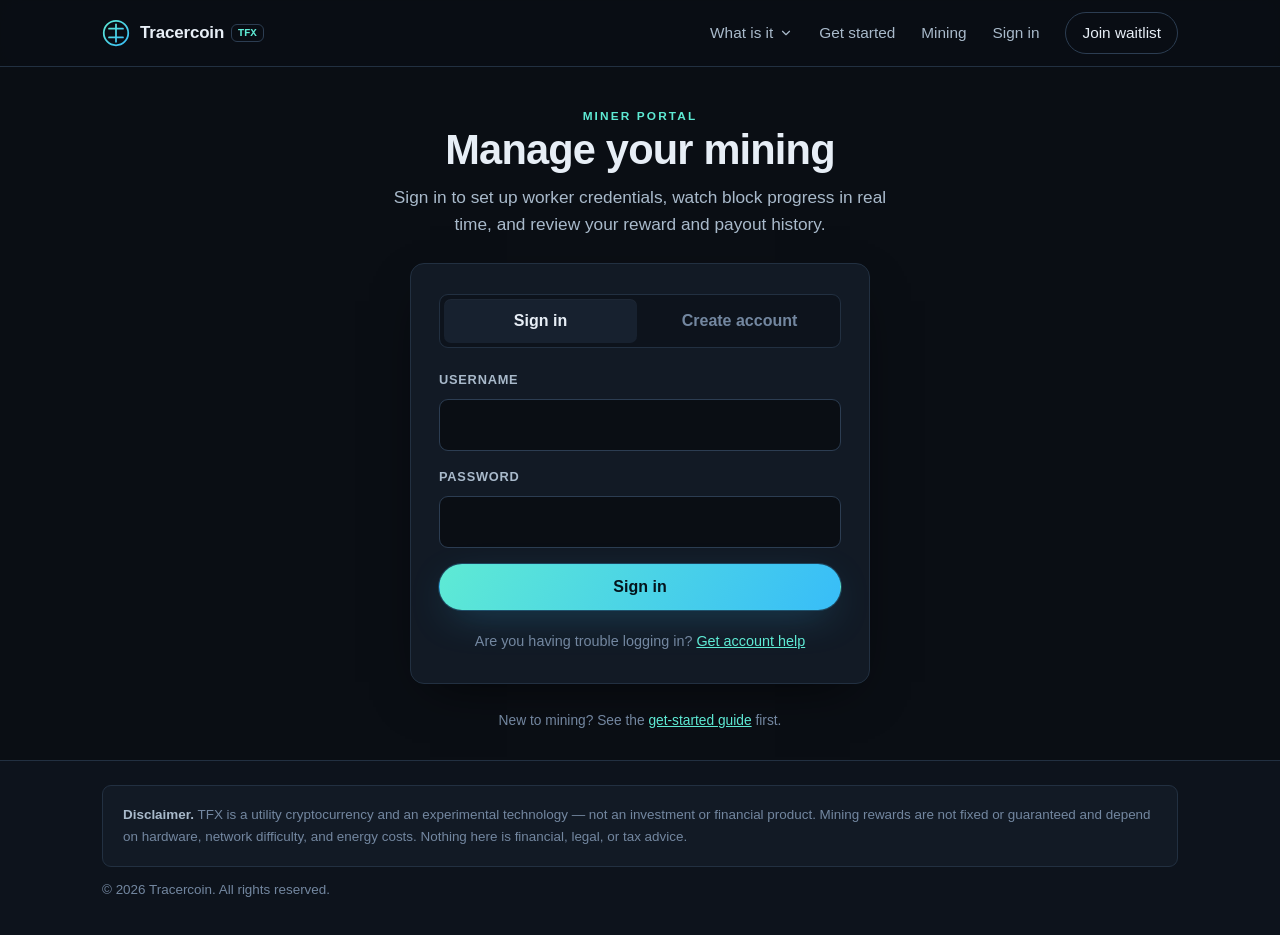
<file: portal/index.html>
<!DOCTYPE html>
<html lang="en" data-tfx-auth="out" data-tfx-list="no" data-tfx-reg="no">
<head>
  <meta charset="UTF-8" />
  <meta name="viewport" content="width=device-width, initial-scale=1.0" />
  <title>Miner Portal — Tracercoin (TFX)</title>
  <meta name="description" content="Tracercoin miner portal — manage your worker credentials, watch block progress, and review your reward and payout history on the community Scrypt pool." />
  <meta name="robots" content="noindex" />

  <meta name="theme-color" content="#0a0e14" />
  <link rel="icon" type="image/svg+xml" href="/assets/favicon.svg" />
  <link rel="stylesheet" href="/css/styles.css" />
  <!-- sets <html data-tfx-*> before paint (see /js/auth-state.js) -->
  <script src="/js/auth-state.js"></script>

  <style>
    /* ---- Portal-local styles: built on the site's own design tokens ---- */
    .portal-wrap { max-width: 960px; margin: 0 auto; padding: 40px 22px 28px; }
    /* Portal-only: tighten auth screen → footer/disclaimer spacing */
    .site-footer { padding-top: 24px; }
    .disclaimer { margin-bottom: 12px; }

    /* Auth card */
    .auth-card {
      max-width: 460px; margin: 24px auto 0; background: var(--surface);
      border: 1px solid var(--border); border-radius: var(--radius);
      padding: 30px 28px; box-shadow: var(--shadow);
    }
    .auth-tabs { display: flex; gap: 6px; margin-bottom: 22px; background: var(--bg-alt);
      border: 1px solid var(--border); border-radius: var(--radius-sm); padding: 4px; }
    .auth-tab { flex: 1; padding: 9px 12px; border: 0; background: transparent; cursor: pointer;
      color: var(--text-dim); font: inherit; font-weight: 600; border-radius: 7px; }
    .auth-tab[aria-selected="true"] { background: var(--surface-2); color: var(--text); box-shadow: 0 1px 0 rgba(255,255,255,.03) inset; }

    /* Generic inputs (site CSS only styles email/tel; extend to text/password) */
    .field input[type="text"], .field input[type="password"] {
      width: 100%; padding: 12px 14px; background: var(--bg); color: var(--text);
      border: 1px solid var(--border-2); border-radius: var(--radius-sm);
      font: inherit; font-size: 1rem;
    }
    .field input[type="text"]:focus-visible, .field input[type="password"]:focus-visible {
      outline: 2px solid var(--accent); outline-offset: 1px; border-color: var(--accent);
    }
    .field input[aria-invalid="true"] { border-color: var(--danger); }
    .field { margin-bottom: 16px; }

    .muted { color: var(--text-dim); font-size: .86rem; }
    .linklike { background: none; border: 0; color: var(--accent-2); cursor: pointer; font: inherit; padding: 0; text-decoration: underline; }

    /* Dashboard */
    .dash-head { display: flex; flex-wrap: wrap; gap: 14px; align-items: center; justify-content: space-between;
      border-bottom: 1px solid var(--border); padding-bottom: 18px; margin-bottom: 26px; }
    .dash-head h1 { font-size: 1.5rem; margin: 0; }
    .dash-head .who { color: var(--text-soft); }
    .dash-head .who b { color: var(--accent-2); font-family: var(--mono); }

    .stat-row { display: grid; grid-template-columns: repeat(auto-fit, minmax(150px, 1fr)); gap: 1px;
      background: var(--border); border: 1px solid var(--border); border-radius: var(--radius); overflow: hidden; }
    .stat { background: var(--surface); padding: 18px 20px; }
    .stat dt { font-size: .72rem; text-transform: uppercase; letter-spacing: .06em; color: var(--text-dim); margin: 0 0 6px; }
    .stat dd { margin: 0; font-size: 1.5rem; font-weight: 700; color: var(--text); font-family: var(--mono); }
    .stat dd.accent { color: var(--accent-2); }

    .panel { background: var(--surface); border: 1px solid var(--border); border-radius: var(--radius);
      padding: 22px 22px; margin-top: 22px; }
    .panel h2 { font-size: 1.12rem; margin: 0 0 4px; }
    .panel .panel-lead { color: var(--text-soft); font-size: .92rem; margin: 0 0 16px; }
    .panel-head { display: flex; align-items: center; justify-content: space-between; gap: 12px; flex-wrap: wrap; }

    table.grid { width: 100%; border-collapse: collapse; font-size: .92rem; }
    table.grid th, table.grid td { text-align: left; padding: 10px 12px; border-bottom: 1px solid var(--border); }
    table.grid th { color: var(--text-dim); font-weight: 600; font-size: .74rem; text-transform: uppercase; letter-spacing: .05em; }
    table.grid td { color: var(--text-soft); }
    table.grid td.mono, table.grid td .mono { font-family: var(--mono); color: var(--text); }
    .empty { color: var(--text-dim); padding: 16px 12px; font-size: .92rem; }

    .pill { display: inline-block; padding: 2px 9px; border-radius: 999px; font-size: .74rem; font-weight: 600; border: 1px solid var(--border-2); }
    .pill.on { color: var(--success); border-color: rgba(74,222,128,.35); }
    .pill.off { color: var(--text-dim); }
    .pill.paid { color: var(--success); border-color: rgba(74,222,128,.35); }
    .pill.pending { color: var(--accent); border-color: rgba(56,189,248,.35); }
    .pill.confirmed { color: var(--success); border-color: rgba(74,222,128,.35); }
    .pill.orphan { color: var(--danger); border-color: rgba(248,113,113,.35); }

    /* Round progress bar */
    .progress { height: 10px; background: var(--bg); border: 1px solid var(--border); border-radius: 999px; overflow: hidden; margin-top: 8px; }
    .progress > span { display: block; height: 100%; background: linear-gradient(90deg, var(--accent), var(--accent-2)); width: 0; transition: width .4s ease; }

    /* Reveal box for a freshly minted worker password */
    .reveal { margin-top: 14px; background: #060a10; border: 1px solid var(--accent-2); border-radius: var(--radius-sm); padding: 14px 16px; }
    .reveal code { font-family: var(--mono); color: var(--accent-2); font-size: 1rem; word-break: break-all; }
    .reveal .muted { margin-top: 6px; }

    .toggle-row { display: flex; align-items: center; justify-content: space-between; gap: 16px; }
    .switch { position: relative; width: 46px; height: 26px; flex: 0 0 auto; }
    .switch input { opacity: 0; width: 0; height: 0; }
    .switch .track { position: absolute; inset: 0; background: var(--surface-2); border: 1px solid var(--border-2); border-radius: 999px; transition: .2s; }
    .switch .track::before { content: ""; position: absolute; height: 18px; width: 18px; left: 3px; top: 3px; background: var(--text-dim); border-radius: 50%; transition: .2s; }
    .switch input:checked + .track { background: rgba(94,234,212,.18); border-color: var(--accent-2); }
    .switch input:checked + .track::before { transform: translateX(20px); background: var(--accent-2); }

    .row-actions { display: flex; gap: 10px; flex-wrap: wrap; }
    .btn-danger { background: transparent; border: 1px solid rgba(248,113,113,.4); color: var(--danger); }
    .btn-danger:hover { border-color: var(--danger); }
    .hidden { display: none !important; }
    .inline-code { font-family: var(--mono); font-size: .9em; color: var(--accent-2); background: var(--bg-alt); padding: 2px 6px; border-radius: 5px; border: 1px solid var(--border); }
    .banner { max-width: 960px; margin: 0 auto 8px; }
  </style>
</head>
<body>
  <a class="skip-link" href="#main">Skip to main content</a>

  <!-- ============ HEADER / NAV ============ -->
  <header class="site-header" id="top">
    <nav class="nav container" aria-label="Primary">
      <a class="brand" href="/" aria-label="Tracercoin home">
        <span class="brand-mark" aria-hidden="true">
          <svg viewBox="0 0 32 32" width="28" height="28" role="img" aria-hidden="true">
            <defs><linearGradient id="lg" x1="0" y1="0" x2="1" y2="1">
              <stop offset="0" stop-color="#5eead4" /><stop offset="1" stop-color="#38bdf8" />
            </linearGradient></defs>
            <circle cx="16" cy="16" r="14" fill="none" stroke="url(#lg)" stroke-width="2" />
            <path d="M16 6 v20 M8 11 h16 M8 21 h16" fill="none" stroke="url(#lg)" stroke-width="2" stroke-linecap="round" />
          </svg>
        </span>
        <span class="brand-name">Tracercoin <span class="ticker">TFX</span></span>
      </a>

      <button class="nav-toggle" aria-expanded="false" aria-controls="nav-links" aria-label="Toggle navigation menu">
        <span></span><span></span><span></span>
      </button>

      <ul class="nav-links" id="nav-links">
        <li class="nav-has-dropdown">
          <details class="nav-dropdown">
            <summary>What is it
              <svg class="caret" viewBox="0 0 24 24" width="14" height="14" aria-hidden="true"><path d="M6 9l6 6 6-6" fill="none" stroke="currentColor" stroke-width="2" stroke-linecap="round" stroke-linejoin="round"/></svg>
            </summary>
            <ul class="dropdown-menu">
              <li><a href="/about/#what">What is Tracercoin?<small>The proof-of-work memory chain</small></a></li>
              <li><a href="/about/#wallet">What is the Tracercoin wallet?<small>Hold, send &amp; receive TFX</small></a></li>
              <li><a href="/about/#exchange">What is the Tracercoin exchange?<small>Trading TFX — what's planned</small></a></li>
            </ul>
          </details>
        </li>
        <li><a href="/">Get started</a></li>
        <li><a href="/pool/">Mining</a></li>
        <li data-tfx="auth-only"><a href="/status/">Status</a></li>
        <li data-tfx="auth-only"><a href="/portal/" aria-current="page">Miner portal</a></li>
        <li data-tfx="auth-only"><button type="button" class="btn btn-ghost btn-sm" data-tfx-logout>Sign out</button></li>
        <li data-tfx="noauth-only"><a href="/portal/" aria-current="page">Sign in</a></li>
        <li data-tfx="anon-only"><a class="btn btn-ghost btn-sm" href="/#waitlist">Join waitlist</a></li>
      </ul>
    </nav>
  </header>

  <main id="main">
    <div class="portal-wrap">

      <!-- ============ AUTH VIEW ============ -->
      <section id="auth-view" aria-labelledby="auth-title">
        <div style="text-align:center;max-width:520px;margin:0 auto;">
          <p class="eyebrow">Miner portal</p>
          <h1 id="auth-title" class="section-title" style="margin-bottom:10px;">Manage your mining</h1>
          <p class="section-lead" style="margin:0 auto;">
            Sign in to set up worker credentials, watch block progress in real time, and review
            your reward and payout history.
          </p>
        </div>

        <div class="auth-card">
          <div class="auth-tabs" role="tablist" aria-label="Sign in or create an account">
            <button class="auth-tab" id="tab-login" role="tab" aria-selected="true" aria-controls="login-form">Sign in</button>
            <button class="auth-tab" id="tab-register" role="tab" aria-selected="false" aria-controls="register-form">Create account</button>
          </div>

          <!-- Sign in -->
          <form id="login-form" role="tabpanel" aria-labelledby="tab-login" novalidate>
            <div class="field">
              <label for="login-username">Username</label>
              <input type="text" id="login-username" autocomplete="username" autocapitalize="none" spellcheck="false" />
            </div>
            <div class="field">
              <label for="login-password">Password</label>
              <input type="password" id="login-password" autocomplete="current-password" />
            </div>
            <button type="submit" class="btn btn-primary btn-block" id="login-submit">Sign in</button>
            <p class="form-status" id="login-status" role="status" aria-live="polite" style="margin-top:6px;min-height:0;"></p>
            <p style="text-align:center;font-size:.9rem;margin-top:2px;color:var(--text-dim);">Are you having trouble logging in? <a class="linklike" href="/support/">Get account help</a></p>
          </form>

          <!-- Create account -->
          <form id="register-form" class="hidden" role="tabpanel" aria-labelledby="tab-register" novalidate>
            <div class="field">
              <label for="reg-username">Username</label>
              <input type="text" id="reg-username" autocomplete="username" autocapitalize="none" spellcheck="false" />
              <p class="field-hint">3–32 characters: letters, numbers, hyphen or underscore.</p>
            </div>
            <div class="field">
              <label for="reg-password">Password</label>
              <input type="password" id="reg-password" autocomplete="new-password" />
              <p class="field-hint">At least 8 characters.</p>
            </div>
            <div class="field">
              <label for="reg-address">Payout TFX address <span class="muted">(optional — you can add it later)</span></label>
              <input type="text" id="reg-address" placeholder="tfx1…" autocapitalize="none" spellcheck="false" />
            </div>
            <div class="field" style="display:flex;align-items:flex-start;gap:9px;">
              <input type="checkbox" id="reg-terms" style="width:auto;margin-top:3px;flex:none;" />
              <label for="reg-terms" style="margin:0;font-size:.92rem;">I have read and agree to the
                <a href="/terms/" target="_blank" rel="noopener">Terms of Service &amp; Usage Agreement</a>
                <a href="/terms/" target="_blank" rel="noopener" style="white-space:nowrap;">(preview&nbsp;&#8599;)</a>.</label>
            </div>
            <button type="submit" class="btn btn-primary btn-block" id="reg-submit">Create account</button>
            <p class="form-status" id="reg-status" role="status" aria-live="polite"></p>
          </form>

          <!-- 2FA code step (shown only when a login needs a texted code) -->
          <form id="otp-form" class="hidden" novalidate>
            <h3 style="margin:0 0 6px;">Check your phone</h3>
            <p class="muted" style="margin:0 0 16px;">We texted a code to <strong id="otp-target"></strong>. Enter it to finish signing in.</p>
            <div class="field">
              <label for="otp-code">Verification code</label>
              <input type="text" id="otp-code" inputmode="numeric" autocomplete="one-time-code" maxlength="10" placeholder="123456" />
            </div>
            <button type="submit" class="btn btn-primary btn-block" id="otp-submit">Verify &amp; sign in</button>
            <p class="form-status" id="otp-status" role="status" aria-live="polite"></p>
          </form>
        </div>

        <p class="muted" style="text-align:center;margin-top:12px;margin-bottom:0;">
          New to mining? See the <a class="linklike" href="/pool/">get-started guide</a> first.
        </p>
      </section>

      <!-- ============ DASHBOARD VIEW ============ -->
      <section id="dash-view" class="hidden" aria-labelledby="dash-title">
        <div class="dash-head">
          <div>
            <h1 id="dash-title">Mining dashboard</h1>
            <p class="who">Signed in as <b id="dash-username">—</b></p>
          </div>
          <div class="row-actions">
            <button class="btn btn-ghost btn-sm" id="refresh-btn">Refresh</button>
            <button class="btn btn-ghost btn-sm" id="logout-btn">Sign out</button>
          </div>
        </div>

        <p class="form-status" id="dash-status" role="status" aria-live="polite"></p>

        <!-- Activity -->
        <dl class="stat-row" aria-label="Mining summary">
          <div class="stat"><dt>Workers</dt><dd id="s-workers">0</dd></div>
          <div class="stat"><dt>Online</dt><dd id="s-online" class="accent">0</dd></div>
          <div class="stat"><dt>Hash rate</dt><dd id="s-hashrate">0</dd></div>
          <div class="stat"><dt>Pending reward</dt><dd id="s-pending" class="accent">0 TFX</dd></div>
        </dl>

        <div class="panel">
          <h2>Current round progress</h2>
          <p class="panel-lead">How far the pool is into finding the next block.</p>
          <div class="progress" role="progressbar" aria-valuemin="0" aria-valuemax="100" aria-valuenow="0" id="round-bar-wrap">
            <span id="round-bar"></span>
          </div>
          <p class="muted" id="round-text" style="margin-top:8px;">Waiting for the pool to come online.</p>
        </div>

        <!-- Payout address -->
        <div class="panel">
          <h2>Payout address</h2>
          <p class="panel-lead">Where the pool sends the TFX you mine. Set it or switch to a new wallet any time.</p>
          <p id="payout-current" class="muted" style="margin:0 0 14px;">—</p>
          <form id="payout-form" novalidate>
            <div class="field">
              <label for="payout-address">Your TFX address</label>
              <input type="text" id="payout-address" placeholder="tfx1…" autocapitalize="none" spellcheck="false" autocomplete="off" />
              <p class="field-hint">A mainnet Tracercoin address — it starts with <span class="inline-code">tfx1</span>.</p>
            </div>
            <div class="row-actions">
              <button type="submit" class="btn btn-primary btn-sm" id="payout-save">Save address</button>
            </div>
            <p class="form-status" id="payout-status" role="status" aria-live="polite" style="text-align:left;"></p>
          </form>
        </div>

        <!-- Workers -->
        <div class="panel">
          <div class="panel-head">
            <div>
              <h2>Workers</h2>
              <p class="panel-lead">Each worker is a login your mining rig connects with.</p>
            </div>
            <button class="btn btn-ghost btn-sm" id="add-worker-btn">+ Add worker</button>
          </div>

          <form id="add-worker-form" class="hidden" style="margin:6px 0 18px;">
            <div class="field">
              <label for="worker-name">Worker name</label>
              <input type="text" id="worker-name" placeholder="rig01" autocapitalize="none" spellcheck="false" />
              <p class="field-hint">Your rig will log in as <span class="inline-code" id="worker-login-preview">username.rig01</span></p>
            </div>
            <div class="field">
              <label for="worker-label">Label <span class="muted">(optional)</span></label>
              <input type="text" id="worker-label" placeholder="Garage L7" />
            </div>
            <div class="field">
              <label for="worker-password">Worker password <span class="muted">(optional)</span></label>
              <input type="text" id="worker-password" autocomplete="new-password" placeholder="Leave blank to auto-generate" autocapitalize="none" spellcheck="false" />
              <p class="field-hint">Your rig uses this to connect to the pool. Or
                <button type="button" class="linklike" id="worker-gen">generate a random one</button>.</p>
            </div>
            <div class="row-actions" style="justify-content:space-between;align-items:flex-end;flex-wrap:wrap;gap:12px;">
              <div style="display:flex;gap:8px;">
                <button type="submit" class="btn btn-primary btn-sm" id="worker-create">Create worker</button>
                <button type="button" class="btn btn-ghost btn-sm" id="worker-cancel">Cancel</button>
              </div>
              <div style="display:flex;flex-direction:column;align-items:flex-end;gap:5px;">
                <span class="muted" style="font-size:.8rem;">Copy config for your miner:</span>
                <div style="display:flex;gap:6px;flex-wrap:wrap;justify-content:flex-end;">
                  <button type="button" class="btn btn-ghost btn-sm" data-cfg="cgminer">cgminer</button>
                  <button type="button" class="btn btn-ghost btn-sm" data-cfg="bfgminer">bfgminer</button>
                  <button type="button" class="btn btn-ghost btn-sm" data-cfg="sgminer">sgminer</button>
                  <button type="button" class="btn btn-ghost btn-sm" data-cfg="cpuminer">cpuminer</button>
                </div>
              </div>
            </div>
            <p class="form-status" id="worker-status" role="status" aria-live="polite" style="text-align:left;"></p>
            <div class="reveal hidden" id="worker-reveal">
              <div>Worker password (shown once — put it in your rig config): <code id="worker-pass"></code></div>
              <p class="muted">Store it now. For your safety we only keep a hashed copy and can't show it again.</p>
            </div>
          </form>

          <div id="workers-table"></div>

          <!-- Manage a selected worker: change label / rotate pool password -->
          <div id="worker-edit" class="hidden" style="margin-top:18px;border-top:1px solid var(--border);padding-top:18px;">
            <h3 style="margin:0 0 12px;">Manage <span class="inline-code" id="edit-login">—</span></h3>
            <form id="worker-edit-form" novalidate>
              <div class="field">
                <label for="edit-label">Label</label>
                <input type="text" id="edit-label" placeholder="e.g. Garage L7" />
              </div>
              <div class="field">
                <label for="edit-password">New pool password <span class="muted">(optional)</span></label>
                <input type="password" id="edit-password" autocomplete="new-password" placeholder="Leave blank to keep the current one" />
                <p class="field-hint">
                  Setting this rotates the password your rig uses to connect to the pool — you'll
                  need to update your mining software with it. Or
                  <button type="button" class="linklike" id="edit-generate">generate a random one</button>.
                </p>
                <p class="field-hint hidden" id="edit-gen-note">A new random password will be generated and shown when you save.</p>
              </div>
              <div class="row-actions">
                <button type="submit" class="btn btn-primary btn-sm" id="edit-save">Save settings</button>
                <button type="button" class="btn btn-ghost btn-sm" id="edit-cancel">Cancel</button>
              </div>
              <p class="form-status" id="edit-status" role="status" aria-live="polite" style="text-align:left;"></p>
              <div class="reveal hidden" id="edit-reveal">
                <div>New worker password (shown once): <code id="edit-pass-shown"></code></div>
                <p class="muted">Put this in your rig config now. We only keep a hashed copy and can't show it again.</p>
              </div>
            </form>
          </div>
        </div>

        <!-- Payouts -->
        <div class="panel">
          <h2>Reward &amp; payout history</h2>
          <p class="panel-lead">Block rewards credited to your account, and what's been paid out.</p>
          <dl class="stat-row" style="margin-bottom:16px;">
            <div class="stat"><dt>Paid</dt><dd id="p-paid" class="accent">0 TFX</dd></div>
            <div class="stat"><dt>Pending</dt><dd id="p-pending">0 TFX</dd></div>
            <div class="stat"><dt>Lifetime</dt><dd id="p-lifetime">0 TFX</dd></div>
          </dl>
          <div id="payouts-table"></div>
        </div>

        <!-- Recent blocks -->
        <div class="panel">
          <h2>Recent blocks found</h2>
          <p class="panel-lead">Blocks the pool has completed, newest first.</p>
          <div id="blocks-table"></div>
        </div>

        <!-- Security / 2FA -->
        <div class="panel">
          <h2>Security</h2>
          <div class="toggle-row">
            <div>
              <strong>Two-factor at sign-in</strong>
              <p class="panel-lead" style="margin:4px 0 0;">
                Optional. When on, signing in also requires a code texted to your phone.
                <span id="twofa-state" class="muted"></span>
              </p>
            </div>
            <label class="switch" title="Toggle two-factor authentication">
              <input type="checkbox" id="twofa-toggle" />
              <span class="track" aria-hidden="true"></span>
            </label>
          </div>

          <!-- 2FA enable flow -->
          <form id="twofa-enable-form" class="hidden" style="margin-top:16px;">
            <div class="field">
              <label for="twofa-phone">Cell phone number</label>
              <input type="tel" id="twofa-phone" placeholder="(555) 123-4567" autocomplete="tel" />
              <p class="field-hint">We'll text a code to confirm it. Msg &amp; data rates may apply. Reply STOP to opt out.</p>
            </div>
            <button type="submit" class="btn btn-primary btn-sm" id="twofa-send">Send code</button>
            <div class="field hidden" id="twofa-code-field" style="margin-top:14px;">
              <label for="twofa-code">Enter the code</label>
              <input type="text" id="twofa-code" inputmode="numeric" maxlength="10" placeholder="123456" />
            </div>
            <div class="row-actions hidden" id="twofa-confirm-actions">
              <button type="button" class="btn btn-primary btn-sm" id="twofa-confirm">Turn on two-factor</button>
              <button type="button" class="btn btn-ghost btn-sm" id="twofa-enable-cancel">Cancel</button>
            </div>
            <p class="form-status" id="twofa-status" role="status" aria-live="polite" style="text-align:left;"></p>
          </form>
        </div>
      </section>
    </div>
  </main>

  <!-- ============ FOOTER ============ -->
  <footer class="site-footer">
    <div class="container">
      <div class="disclaimer" role="contentinfo">
        <p>
          <strong>Disclaimer.</strong> TFX is a utility cryptocurrency and an experimental technology —
          not an investment or financial product. Mining rewards are not fixed or guaranteed and depend
          on hardware, network difficulty, and energy costs. Nothing here is financial, legal, or tax advice.
        </p>
      </div>
      <p class="copyright">&copy; <span id="year">2026</span> Tracercoin. All rights reserved.</p>
    </div>
  </footer>

  <script src="/js/main.js" defer></script>
  <script src="/js/portal.js" defer></script>
</body>
</html>
</file>
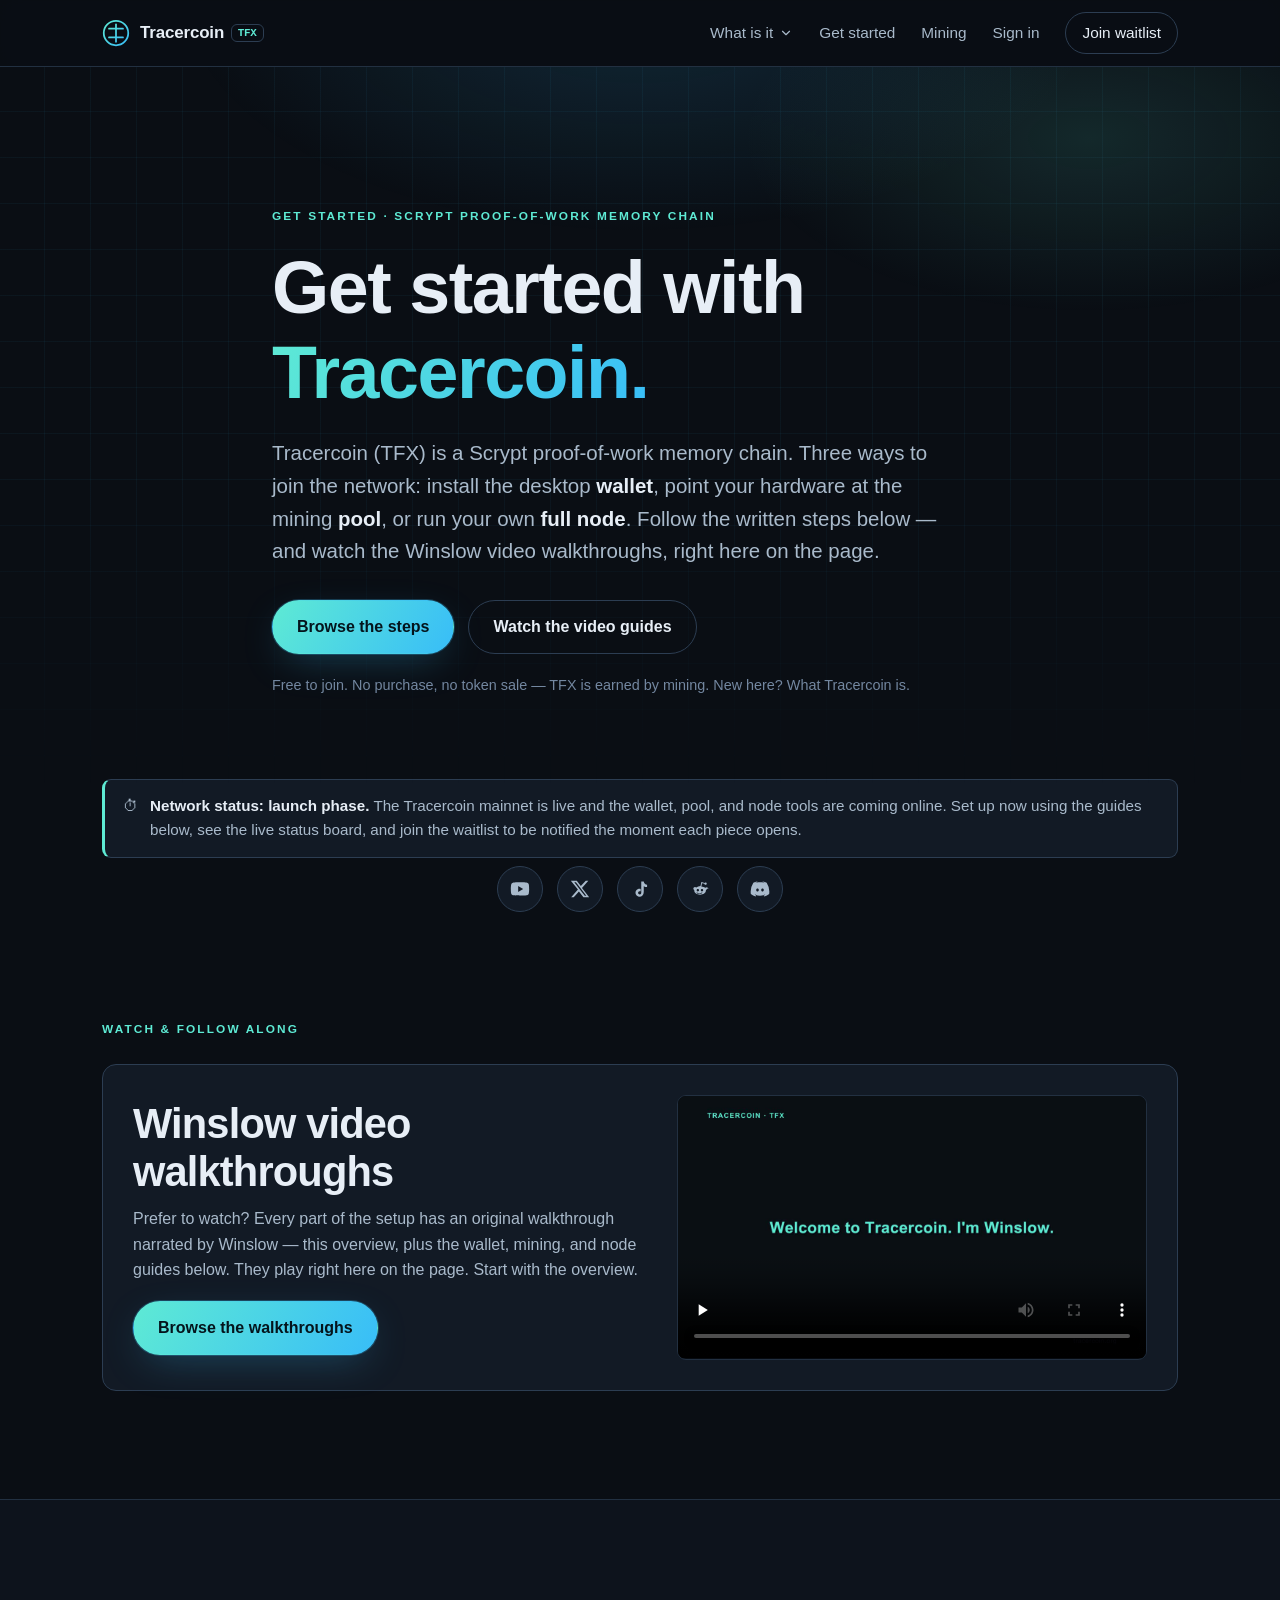
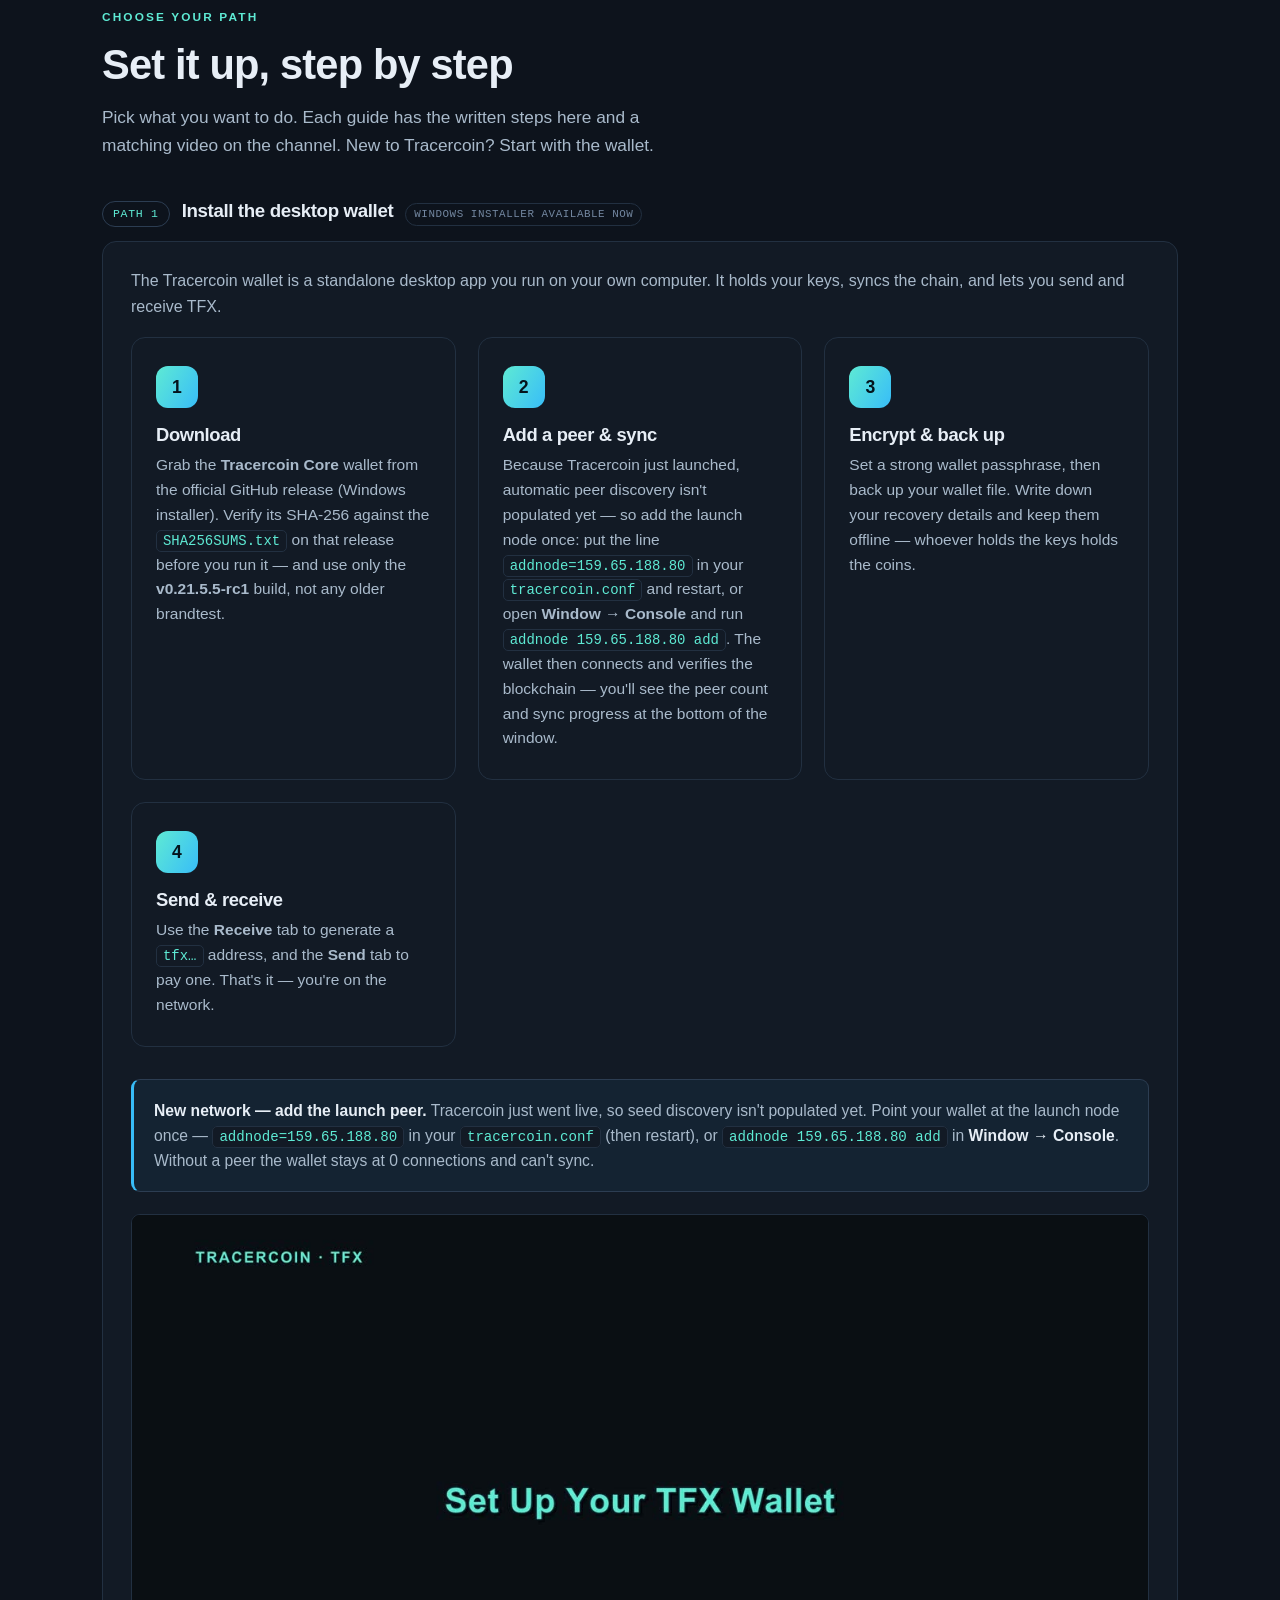
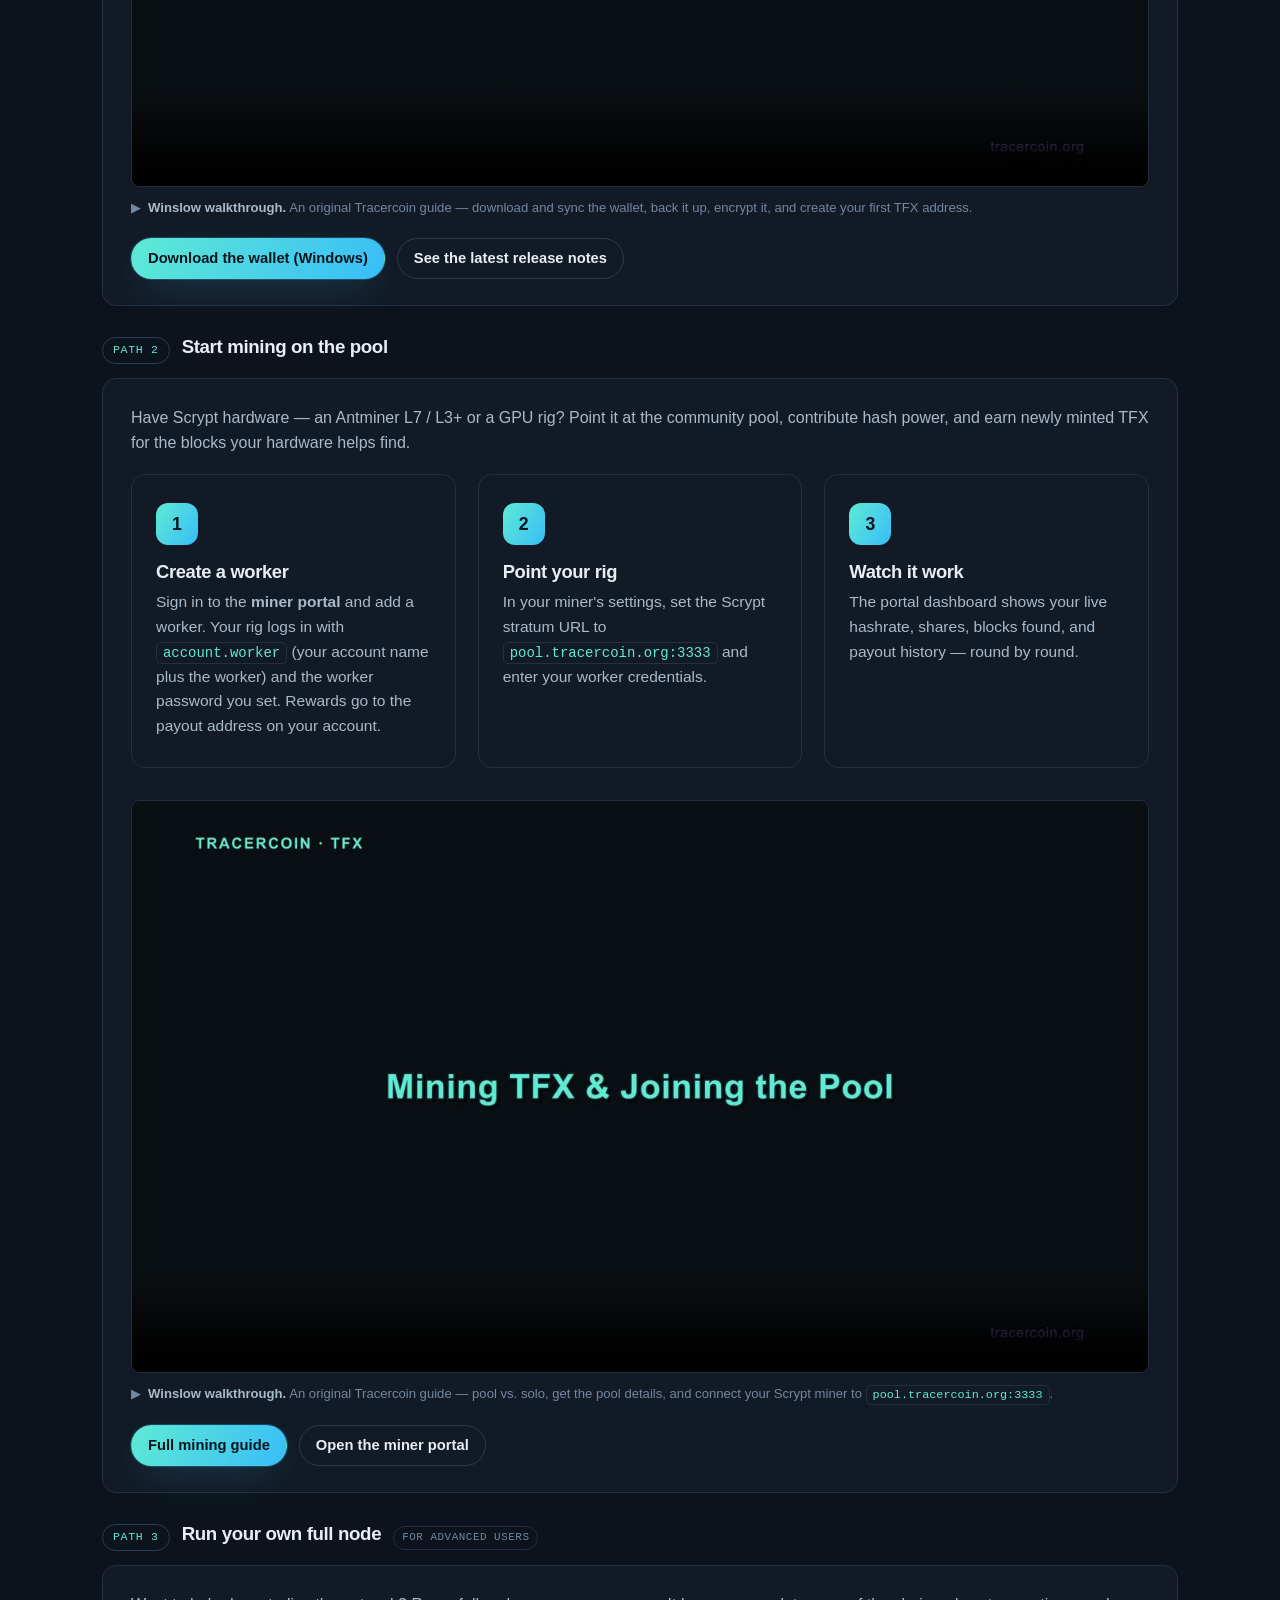
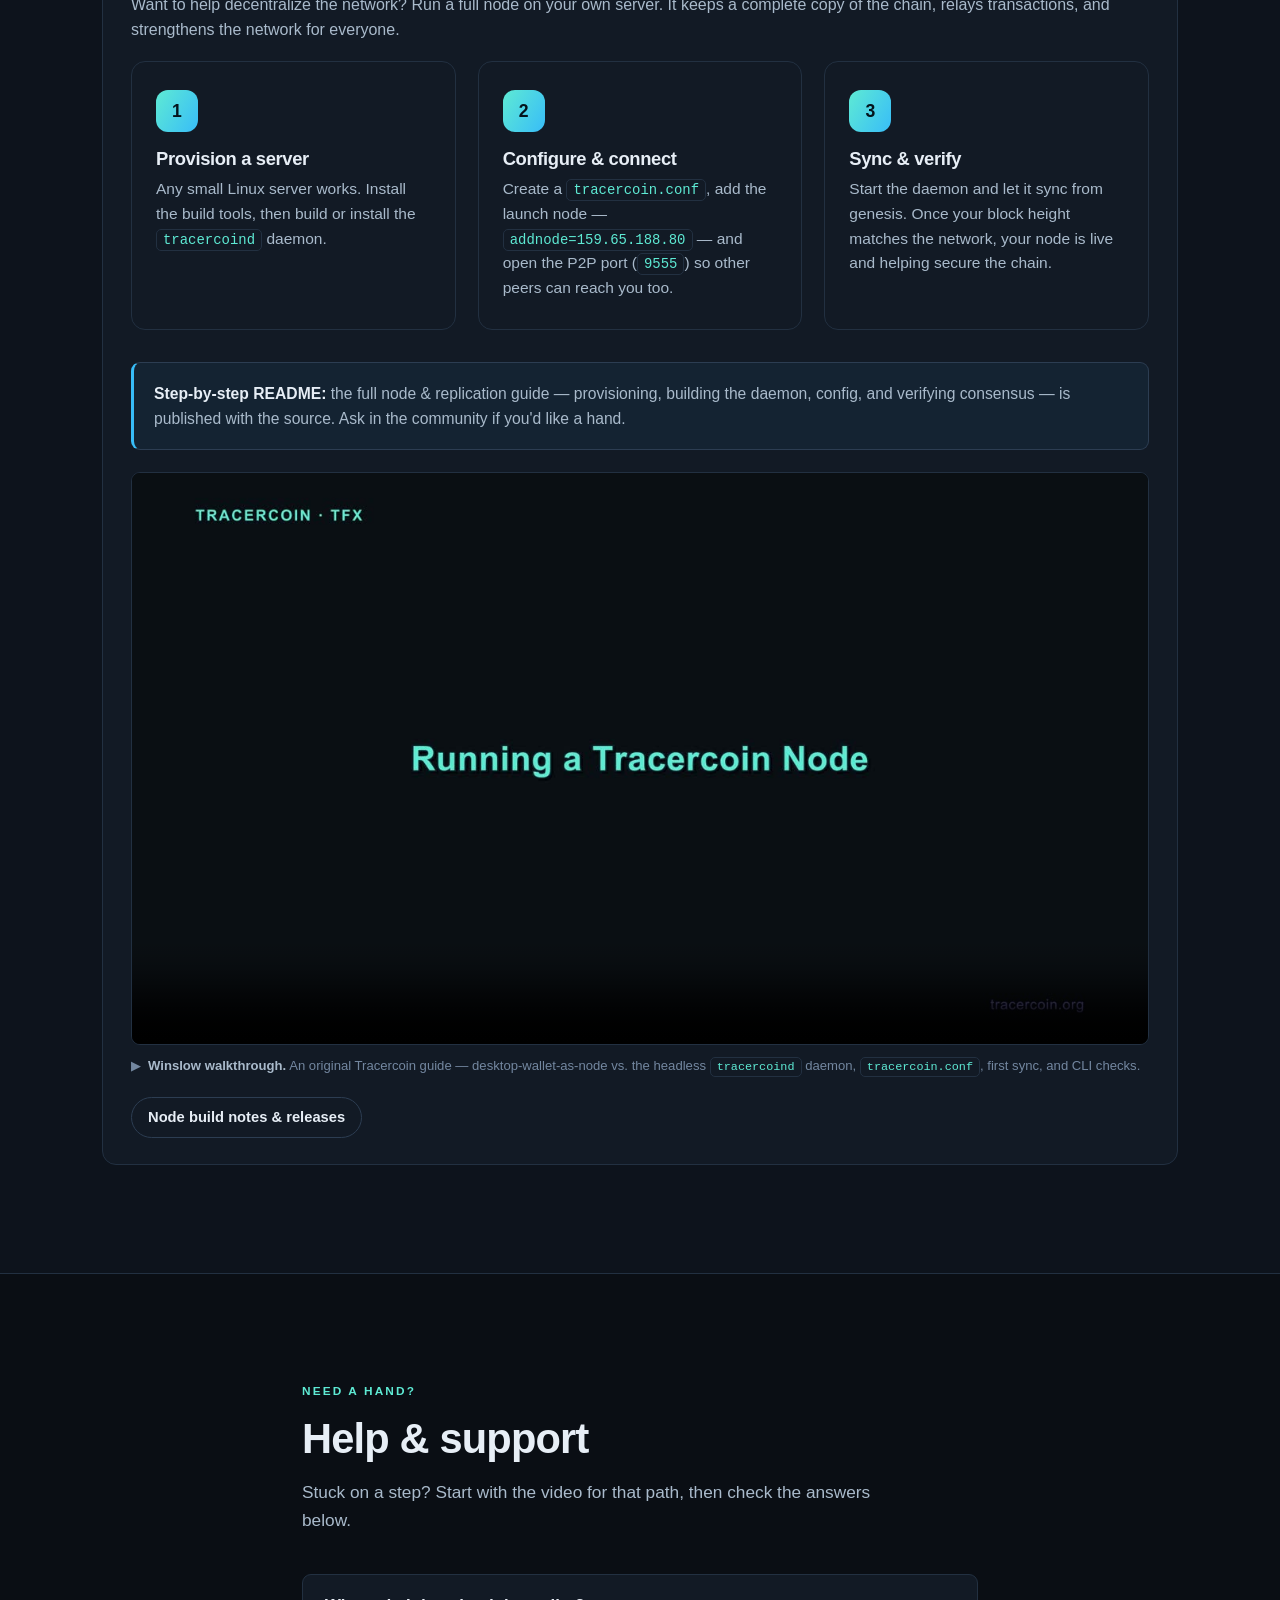
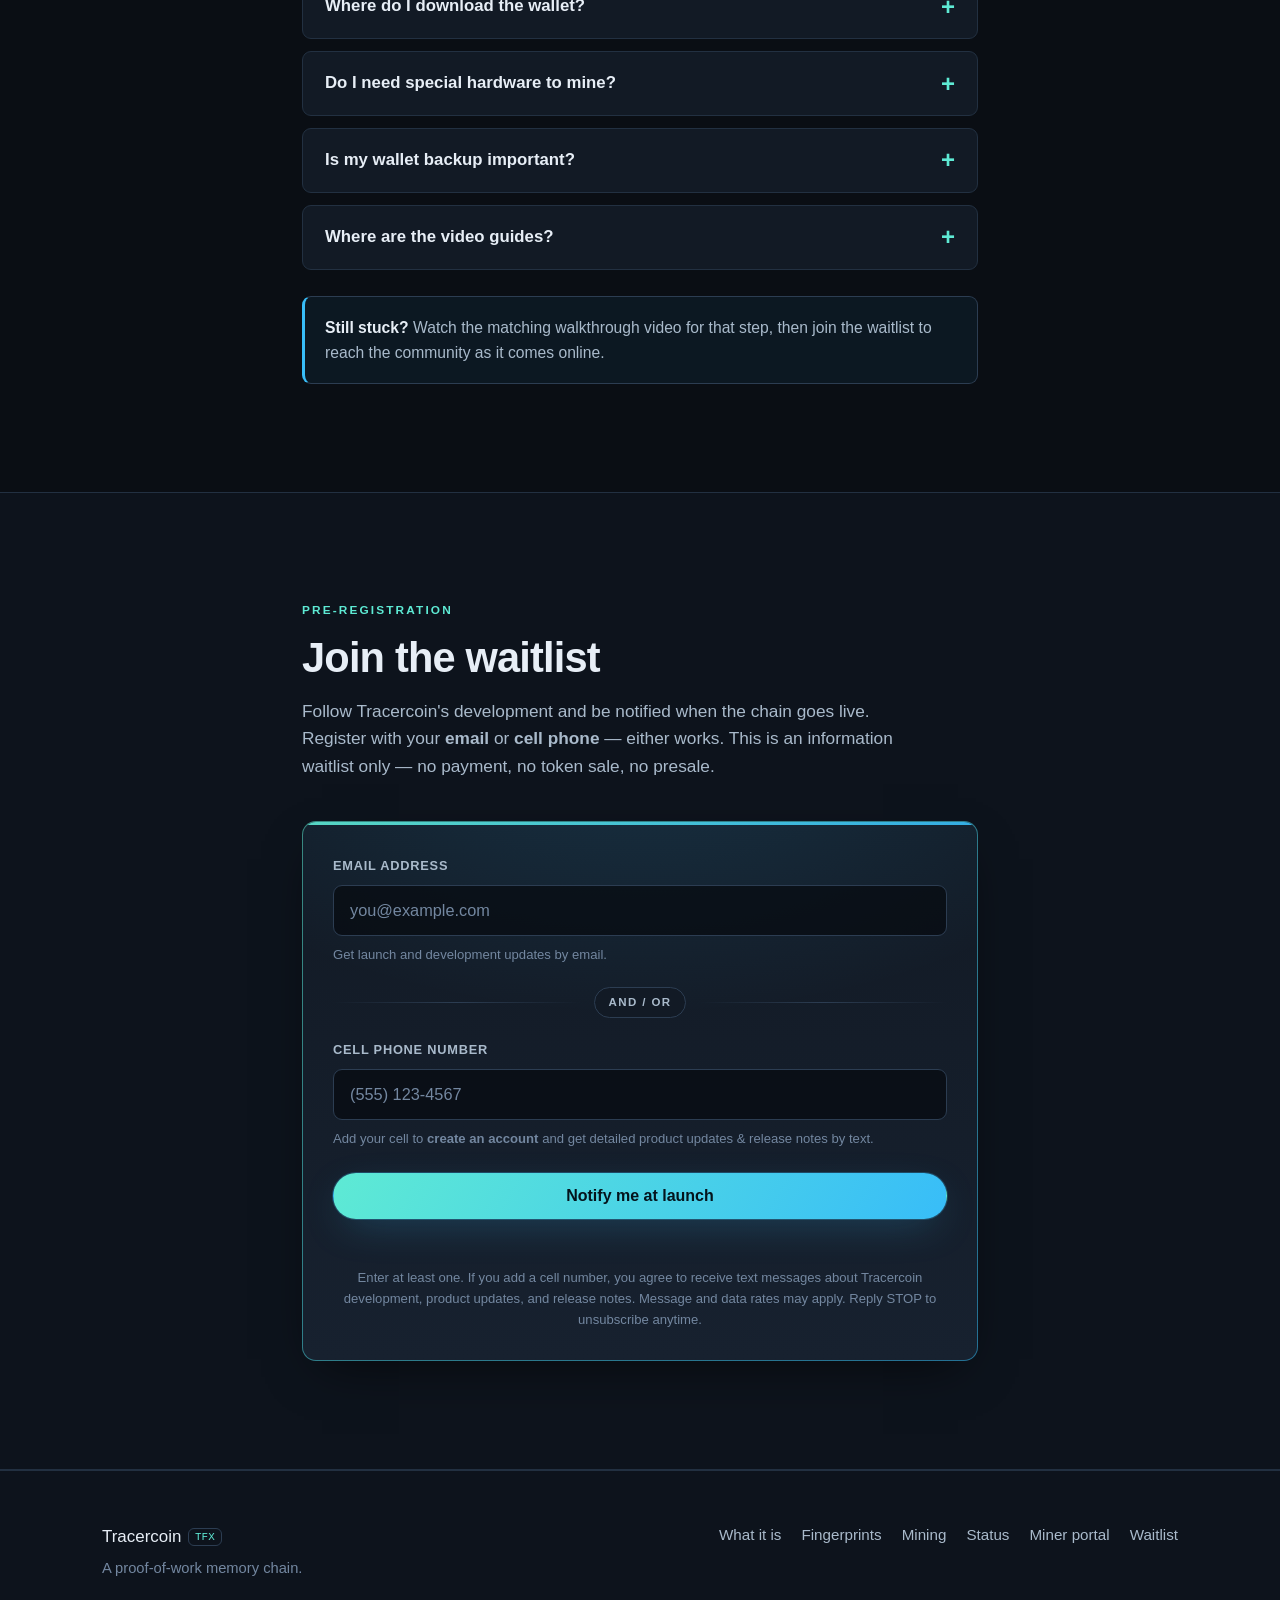
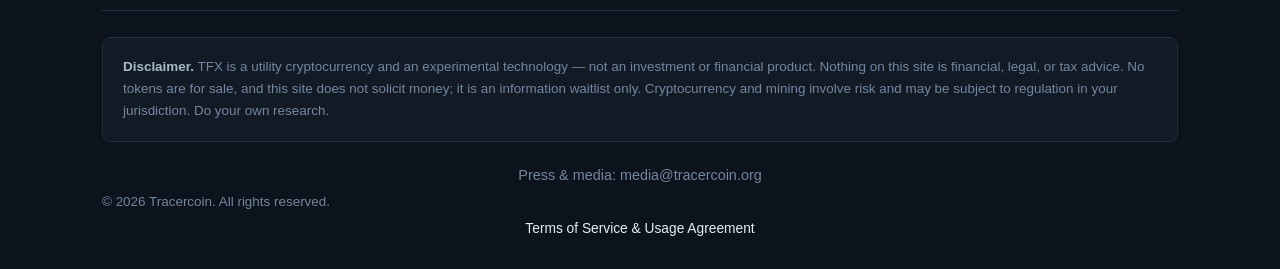
<file: start/index.html>
<!DOCTYPE html>
<html lang="en">
<head>
  <meta charset="UTF-8" />
  <meta name="viewport" content="width=device-width, initial-scale=1.0" />
  <!-- The "Get started" guide is now the Tracercoin home page. Redirect /start/ to it. -->
  <title>Get Started with Tracercoin (TFX)</title>
  <link rel="canonical" href="https://tracercoin.org/" />
  <meta name="robots" content="noindex, follow" />
  <meta http-equiv="refresh" content="0; url=/" />
  <link rel="icon" type="image/svg+xml" href="/assets/favicon.svg" />
  <script>window.location.replace("/");</script>
</head>
<body>
  <p>The Get Started guide is now the Tracercoin home page.
     <a href="/">Continue to tracercoin.org</a>.</p>
</body>
</html>
</file>
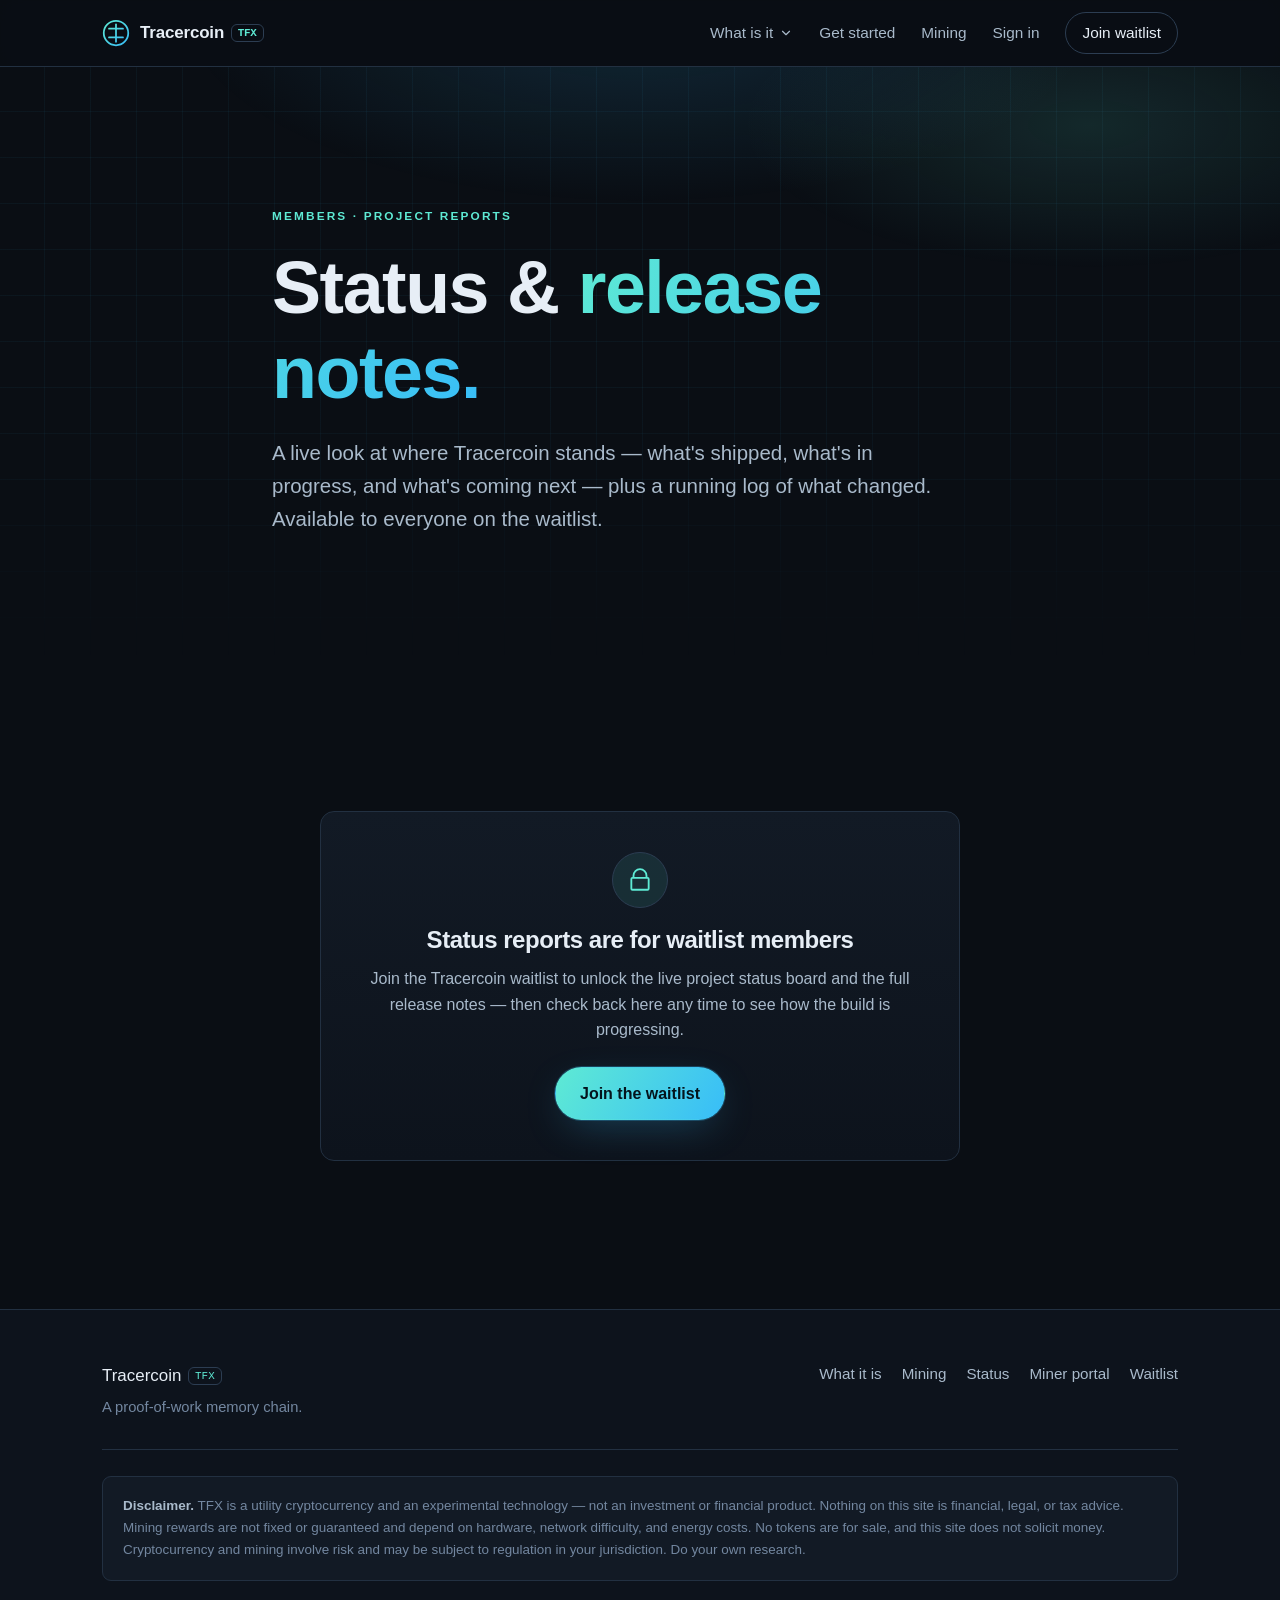
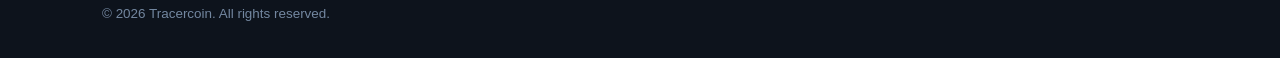
<file: status/index.html>
<!DOCTYPE html>
<html lang="en" data-tfx-auth="out" data-tfx-list="no" data-tfx-reg="no">
<head>
  <meta charset="UTF-8" />
  <meta name="viewport" content="width=device-width, initial-scale=1.0" />
  <title>Project Status &amp; Release Notes — Tracercoin (TFX)</title>
  <meta name="description" content="Live project status and release notes for Tracercoin (TFX). Available to waitlist members — see what's shipped, what's in progress, and what's next." />

  <!-- Open Graph / social -->
  <meta property="og:type" content="website" />
  <meta property="og:title" content="Project Status &amp; Release Notes — Tracercoin (TFX)" />
  <meta property="og:description" content="Live project status and release notes for Tracercoin (TFX), for waitlist members." />
  <meta property="og:url" content="https://tracercoin.org/status/" />
  <meta property="og:image" content="/assets/og-image.svg" />
  <meta name="twitter:card" content="summary_large_image" />
  <meta name="theme-color" content="#0a0e14" />

  <link rel="icon" type="image/svg+xml" href="/assets/favicon.svg" />
  <link rel="stylesheet" href="/css/styles.css" />
  <!-- sets <html data-tfx-*> before paint (see /js/auth-state.js) -->
  <script src="/js/auth-state.js"></script>

  <style>
    /* ---- Reports page (uses the site's own tokens) ---- */
    .status-head { display: flex; flex-wrap: wrap; align-items: baseline; gap: 14px; }
    .status-stamp {
      font-family: var(--mono); font-size: .72rem; letter-spacing: .05em;
      text-transform: uppercase; color: var(--accent-2);
      border: 1px solid var(--border-2); padding: 4px 10px; border-radius: 20px;
    }
    .status-headline { font-size: clamp(1.5rem, 3vw, 2.1rem); letter-spacing: -.02em; margin: 6px 0 10px; }

    /* member gate prompt */
    .gate-card {
      max-width: 640px; margin: 40px auto; text-align: center;
      background: linear-gradient(180deg, var(--surface), var(--bg-alt));
      border: 1px solid var(--border); border-radius: var(--radius); padding: 40px 34px;
    }
    .gate-card .lock { width: 56px; height: 56px; margin: 0 auto 18px; border-radius: 50%;
      display: grid; place-items: center; color: var(--accent-2);
      background: rgba(94,234,212,.10); border: 1px solid var(--border-2); }
    .gate-card h2 { font-size: 1.5rem; margin-bottom: 12px; }
    .gate-card p { color: var(--text-soft); margin-bottom: 24px; }

    /* workstream progress rows */
    .ws-rows { margin-top: 8px; }
    .ws-row {
      display: grid; grid-template-columns: minmax(200px, 1fr) 2fr 54px;
      align-items: center; gap: 20px; padding: 14px 0;
      border-bottom: 1px solid var(--border);
    }
    .ws-name { font-size: 1.02rem; font-weight: 600; color: var(--text); }
    .ws-name small { display: block; font-size: .82rem; font-weight: 400; color: var(--text-dim); margin-top: 3px; }
    .ws-track { position: relative; height: 14px; background: var(--surface-2);
      border: 1px solid var(--border); border-radius: 8px; overflow: hidden; }
    .ws-fill { position: absolute; inset: 0 auto 0 0; height: 100%; border-radius: 7px; }
    .ws-shipped { background: linear-gradient(120deg, var(--accent-2), var(--accent)); }
    .ws-in-progress { background: var(--accent); }
    .ws-blocked { background: #fab219; }
    .ws-pct { font-family: var(--mono); font-size: 1rem; font-weight: 700; text-align: right; color: var(--text); font-variant-numeric: tabular-nums; }

    .ws-legend { display: flex; flex-wrap: wrap; gap: 22px; margin-top: 22px; font-size: .88rem; color: var(--text-soft); }
    .ws-legend span { display: inline-flex; align-items: center; gap: 8px; }
    .sw { width: 13px; height: 13px; border-radius: 4px; flex: none; }
    .sw-shipped { background: linear-gradient(120deg, var(--accent-2), var(--accent)); }
    .sw-in-progress { background: var(--accent); }
    .sw-blocked { background: #fab219; }

    .next-block { margin-top: 34px; }
    .next-block h3 { font-size: 1.1rem; margin-bottom: 14px; }
    .next-list { list-style: none; padding: 0; margin: 0; }
    .next-list li { position: relative; padding: 10px 0 10px 26px; color: var(--text-soft);
      border-top: 1px solid var(--border); }
    .next-list li:first-child { border-top: none; }
    .next-list li::before { content: ""; position: absolute; left: 2px; top: 16px;
      width: 8px; height: 8px; border-radius: 50%; background: var(--accent-2); }

    /* release notes */
    .rn-entry { display: grid; grid-template-columns: 190px 1fr; gap: 26px;
      padding: 26px 0; border-top: 1px solid var(--border); }
    .rn-entry:first-child { border-top: none; }
    .rn-meta { display: flex; flex-direction: column; gap: 8px; }
    .rn-date { font-family: var(--mono); font-size: .82rem; color: var(--text-dim); letter-spacing: .03em; }
    .rn-ver { font-weight: 700; color: var(--accent-2); font-size: .95rem; }
    .rn-title { font-size: 1.12rem; display: flex; flex-wrap: wrap; align-items: center; gap: 10px; margin-bottom: 12px; }
    .rn-tag { font-family: var(--mono); font-size: .64rem; text-transform: uppercase; letter-spacing: .05em;
      padding: 3px 8px; border-radius: 20px; border: 1px solid var(--border-2); color: var(--text-soft); }
    .rn-launch { color: var(--accent-2); border-color: var(--accent-2); }
    .rn-feature { color: var(--accent); border-color: var(--accent); }
    .rn-items { list-style: none; padding: 0; margin: 0; }
    .rn-items li { position: relative; padding: 6px 0 6px 22px; color: var(--text-soft); font-size: .97rem; }
    .rn-items li::before { content: "›"; position: absolute; left: 4px; top: 5px; color: var(--accent-2); }
    .muted { color: var(--text-dim); }

    @media (max-width: 640px) {
      .rn-entry { grid-template-columns: 1fr; gap: 10px; }
      .ws-row { grid-template-columns: 1fr 44px; }
      .ws-track { grid-column: 1 / -1; order: 3; }
    }
  </style>
</head>
<body>
  <a class="skip-link" href="#main">Skip to main content</a>

  <!-- ============ HEADER / NAV ============ -->
  <header class="site-header" id="top">
    <nav class="nav container" aria-label="Primary">
      <a class="brand" href="/" aria-label="Tracercoin home">
        <span class="brand-mark" aria-hidden="true">
          <svg viewBox="0 0 32 32" width="28" height="28" role="img" aria-hidden="true">
            <defs>
              <linearGradient id="lg" x1="0" y1="0" x2="1" y2="1">
                <stop offset="0" stop-color="#5eead4" />
                <stop offset="1" stop-color="#38bdf8" />
              </linearGradient>
            </defs>
            <circle cx="16" cy="16" r="14" fill="none" stroke="url(#lg)" stroke-width="2" />
            <path d="M16 6 v20 M8 11 h16 M8 21 h16" fill="none" stroke="url(#lg)" stroke-width="2" stroke-linecap="round" />
          </svg>
        </span>
        <span class="brand-name">Tracercoin <span class="ticker">TFX</span></span>
      </a>

      <button class="nav-toggle" aria-expanded="false" aria-controls="nav-links" aria-label="Toggle navigation menu">
        <span></span><span></span><span></span>
      </button>

      <ul class="nav-links" id="nav-links">
        <li class="nav-has-dropdown">
          <details class="nav-dropdown">
            <summary>What is it
              <svg class="caret" viewBox="0 0 24 24" width="14" height="14" aria-hidden="true"><path d="M6 9l6 6 6-6" fill="none" stroke="currentColor" stroke-width="2" stroke-linecap="round" stroke-linejoin="round"/></svg>
            </summary>
            <ul class="dropdown-menu">
              <li><a href="/about/#what">What is Tracercoin?<small>The proof-of-work memory chain</small></a></li>
              <li><a href="/about/#wallet">What is the Tracercoin wallet?<small>Hold, send &amp; receive TFX</small></a></li>
              <li><a href="/about/#exchange">What is the Tracercoin exchange?<small>Trading TFX — what's planned</small></a></li>
            </ul>
          </details>
        </li>
        <li><a href="/">Get started</a></li>
        <li><a href="/pool/">Mining</a></li>
        <li data-tfx="auth-only"><a href="/status/" aria-current="page">Status</a></li>
        <li data-tfx="auth-only"><a href="/portal/">Miner portal</a></li>
        <li data-tfx="auth-only"><button type="button" class="btn btn-ghost btn-sm" data-tfx-logout>Sign out</button></li>
        <li data-tfx="noauth-only"><a href="/portal/">Sign in</a></li>
        <li data-tfx="anon-only"><a class="btn btn-ghost btn-sm" href="/#waitlist">Join waitlist</a></li>
      </ul>
    </nav>
  </header>

  <main id="main">

    <!-- ============ HERO ============ -->
    <section class="hero" aria-labelledby="hero-title">
      <div class="hero-grid" aria-hidden="true"></div>
      <div class="container hero-inner">
        <p class="eyebrow">Members · Project reports</p>
        <h1 id="hero-title">Status &amp; <span class="grad-text">release notes.</span></h1>
        <p class="hero-sub">
          A live look at where Tracercoin stands — what's shipped, what's in progress, and what's
          coming next — plus a running log of what changed. Available to everyone on the waitlist.
        </p>
      </div>
    </section>

    <!-- ============ MEMBER GATE (anonymous visitors) ============ -->
    <section class="section" data-tfx="anon-only" aria-labelledby="gate-title">
      <div class="container">
        <div class="gate-card">
          <div class="lock" aria-hidden="true">
            <svg viewBox="0 0 24 24" width="26" height="26"><path d="M6 10V8a6 6 0 0 1 12 0v2M5 10h14a1 1 0 0 1 1 1v9a1 1 0 0 1-1 1H5a1 1 0 0 1-1-1v-9a1 1 0 0 1 1-1Z" fill="none" stroke="currentColor" stroke-width="1.7" stroke-linejoin="round"/></svg>
          </div>
          <h2 id="gate-title">Status reports are for waitlist members</h2>
          <p>Join the Tracercoin waitlist to unlock the live project status board and the full release
            notes — then check back here any time to see how the build is progressing.</p>
          <a class="btn btn-primary" href="/#waitlist">Join the waitlist</a>
        </div>
      </div>
    </section>

    <!-- ============ STATUS BOARD (members only) ============ -->
    <section class="section" data-tfx="reg-only" aria-labelledby="status-title">
      <div class="container">
        <p class="section-eyebrow">Project status</p>
        <div class="status-head">
          <h2 id="status-title" class="section-title" style="margin:0;">Where things stand</h2>
          <span class="status-stamp" id="status-asof">Updated —</span>
        </div>
        <p class="status-headline grad-text" id="status-headline">Loading status…</p>
        <p class="section-lead" id="status-summary" style="margin-bottom:24px;"></p>

        <div id="status-body">
          <p class="muted">Loading project status…</p>
        </div>
      </div>
    </section>

    <!-- ============ RELEASE NOTES (members only) ============ -->
    <section class="section section-alt" data-tfx="reg-only" aria-labelledby="notes-title">
      <div class="container">
        <p class="section-eyebrow">Changelog</p>
        <h2 id="notes-title" class="section-title">Release notes</h2>
        <p class="section-lead">Everything we've shipped, most recent first.</p>

        <div id="notes-body">
          <p class="muted">Loading release notes…</p>
        </div>
      </div>
    </section>
  </main>

  <!-- ============ FOOTER ============ -->
  <footer class="site-footer">
    <div class="container">
      <div class="footer-top">
        <div class="footer-brand">
          <span class="brand-name">Tracercoin <span class="ticker">TFX</span></span>
          <p class="footer-tag">A proof-of-work memory chain.</p>
        </div>
        <nav class="footer-nav" aria-label="Footer">
          <a href="/about/#what">What it is</a>
          <a href="/pool/">Mining</a>
          <a href="/status/">Status</a>
          <a href="/portal/">Miner portal</a>
          <a href="/#waitlist" data-tfx="anon-only">Waitlist</a>
        </nav>
      </div>

      <div class="disclaimer" role="contentinfo">
        <p>
          <strong>Disclaimer.</strong> TFX is a utility cryptocurrency and an experimental technology —
          not an investment or financial product. Nothing on this site is financial, legal, or tax advice.
          Mining rewards are not fixed or guaranteed and depend on hardware, network difficulty, and
          energy costs. No tokens are for sale, and this site does not solicit money.
          Cryptocurrency and mining involve risk and may be subject to regulation in your jurisdiction.
          Do your own research.
        </p>
      </div>

      <p class="copyright">&copy; <span id="year">2026</span> Tracercoin. All rights reserved.</p>
    </div>
  </footer>

  <script src="/js/main.js" defer></script>
  <script src="/js/status.js" defer></script>
</body>
</html>
</file>
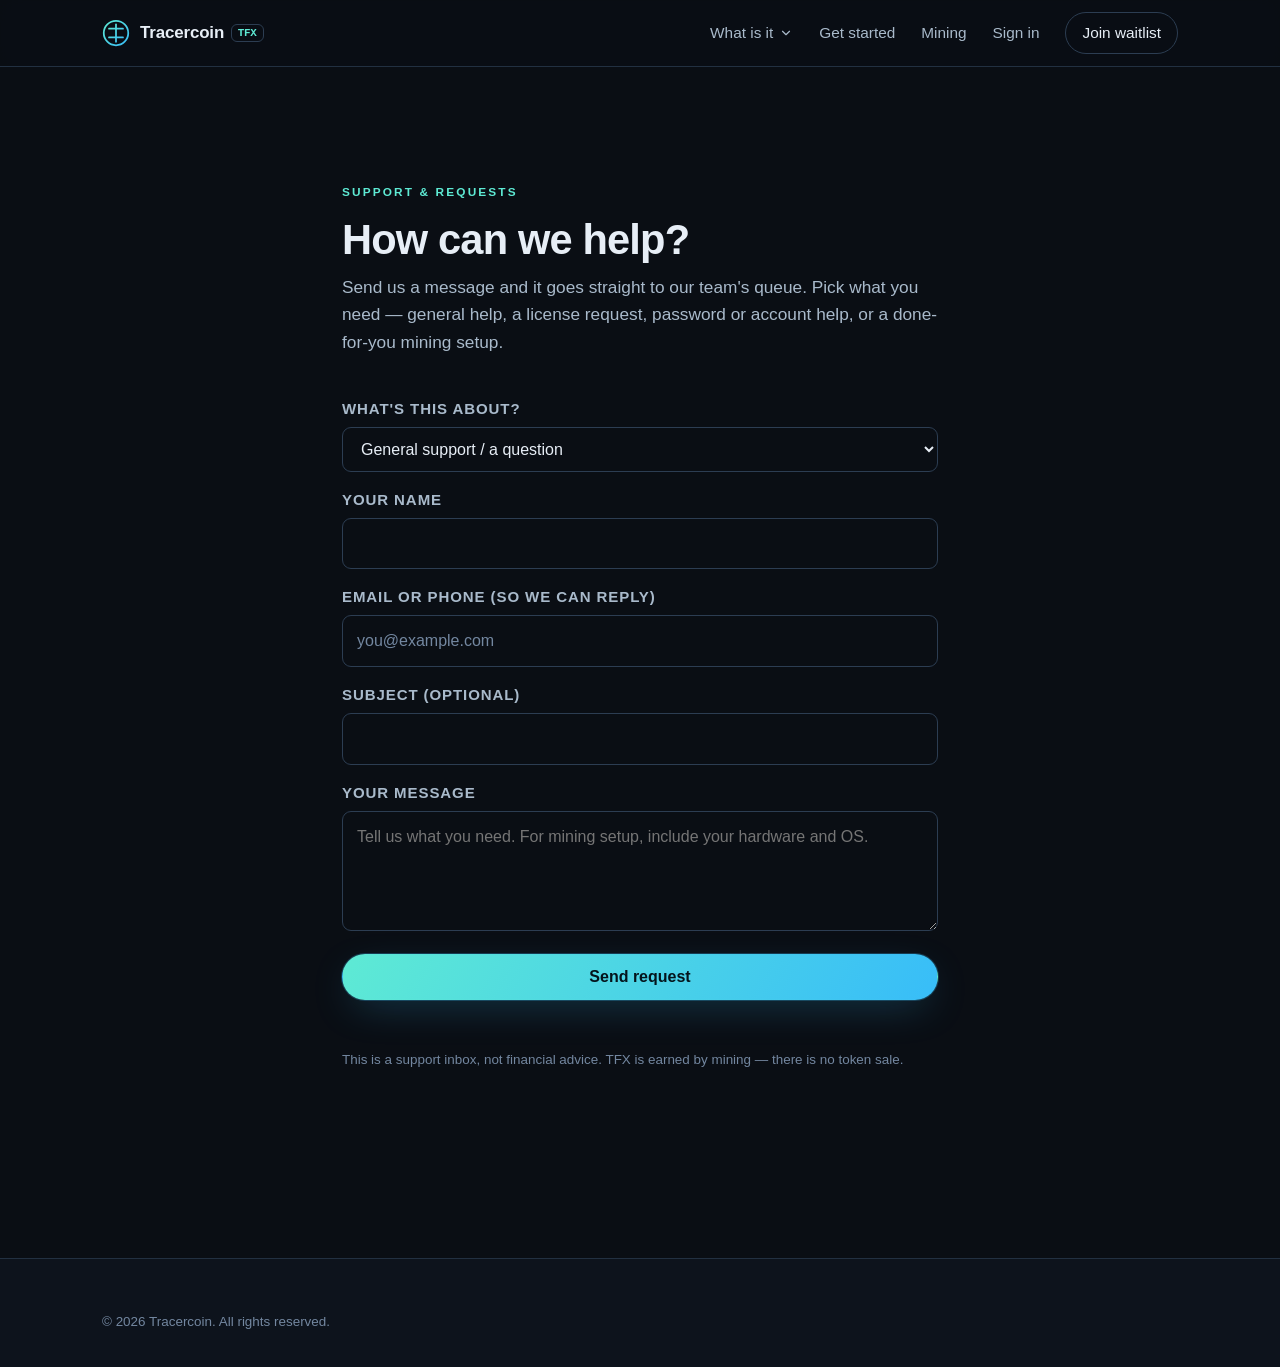
<file: support/index.html>
<!DOCTYPE html>
<html lang="en" data-tfx-auth="out" data-tfx-list="no" data-tfx-reg="no">
<head>
  <meta charset="UTF-8" />
  <meta name="viewport" content="width=device-width, initial-scale=1.0" />
  <title>Support &amp; Requests — Tracercoin (TFX)</title>
  <meta name="description" content="Contact Tracercoin support. Send a general support question, a license request, a password/account help request, or a done-for-you mining setup request — it goes straight to our team." />
  <meta name="theme-color" content="#0a0e14" />
  <link rel="icon" type="image/svg+xml" href="/assets/favicon.svg" />
  <link rel="stylesheet" href="/css/styles.css" />
  <script src="/js/auth-state.js"></script>

  <style>
    .sup { max-width: 640px; margin: 0 auto; padding: 8px 22px 80px; }
    .field { margin-bottom: 16px; }
    .field label { display: block; font-size: .94rem; margin-bottom: 6px; color: var(--text-soft); }
    .field input, .field select, .field textarea { width: 100%; padding: 12px 14px; background: var(--bg); color: var(--text);
      border: 1px solid var(--border-2); border-radius: var(--radius-sm); font: inherit; font-size: 1rem; }
    .field textarea { min-height: 120px; resize: vertical; }
    .field input:focus-visible, .field select:focus-visible, .field textarea:focus-visible { outline: 2px solid var(--accent); outline-offset: 1px; border-color: var(--accent); }
    .field-hint { color: var(--text-dim); font-size: .84rem; margin: 6px 0 0; }
    .hp-field { position: absolute; left: -9999px; width: 1px; height: 1px; overflow: hidden; }
    .success-panel { text-align: center; padding: 24px; }
    .success-panel .check { width: 60px; height: 60px; margin: 0 auto 14px; border-radius: 50%; display: grid; place-items: center;
      color: var(--success); background: rgba(74,222,128,.10); border: 1px solid rgba(74,222,128,.35); }
  </style>
</head>
<body>
  <a class="skip-link" href="#main">Skip to main content</a>

  <header class="site-header" id="top">
    <nav class="nav container" aria-label="Primary">
      <a class="brand" href="/" aria-label="Tracercoin home">
        <span class="brand-mark" aria-hidden="true">
          <svg viewBox="0 0 32 32" width="28" height="28" role="img" aria-hidden="true">
            <defs><linearGradient id="lg" x1="0" y1="0" x2="1" y2="1">
              <stop offset="0" stop-color="#5eead4" /><stop offset="1" stop-color="#38bdf8" />
            </linearGradient></defs>
            <circle cx="16" cy="16" r="14" fill="none" stroke="url(#lg)" stroke-width="2" />
            <path d="M16 6 v20 M8 11 h16 M8 21 h16" fill="none" stroke="url(#lg)" stroke-width="2" stroke-linecap="round" />
          </svg>
        </span>
        <span class="brand-name">Tracercoin <span class="ticker">TFX</span></span>
      </a>
      <button class="nav-toggle" aria-expanded="false" aria-controls="nav-links" aria-label="Toggle navigation menu">
        <span></span><span></span><span></span>
      </button>
      <ul class="nav-links" id="nav-links">
        <li class="nav-has-dropdown">
          <details class="nav-dropdown">
            <summary>What is it
              <svg class="caret" viewBox="0 0 24 24" width="14" height="14" aria-hidden="true"><path d="M6 9l6 6 6-6" fill="none" stroke="currentColor" stroke-width="2" stroke-linecap="round" stroke-linejoin="round"/></svg>
            </summary>
            <ul class="dropdown-menu">
              <li><a href="/about/#what">What is Tracercoin?<small>The proof-of-work memory chain</small></a></li>
              <li><a href="/about/#wallet">What is the Tracercoin wallet?<small>Hold, send &amp; receive TFX</small></a></li>
              <li><a href="/about/#exchange">What is the Tracercoin exchange?<small>Trading TFX — what's planned</small></a></li>
            </ul>
          </details>
        </li>
        <li><a href="/">Get started</a></li>
        <li><a href="/pool/">Mining</a></li>
        <li data-tfx="auth-only"><a href="/status/">Status</a></li>
        <li data-tfx="auth-only"><a href="/portal/">Miner portal</a></li>
        <li data-tfx="auth-only"><button type="button" class="btn btn-ghost btn-sm" data-tfx-logout>Sign out</button></li>
        <li data-tfx="noauth-only"><a href="/portal/">Sign in</a></li>
        <li data-tfx="anon-only"><a class="btn btn-ghost btn-sm" href="/#waitlist">Join waitlist</a></li>
      </ul>
    </nav>
  </header>

  <main id="main">
    <section class="section">
      <div class="sup">
        <p class="section-eyebrow">Support &amp; requests</p>
        <h1 class="section-title" style="margin-bottom:10px;">How can we help?</h1>
        <p class="section-lead">Send us a message and it goes straight to our team's queue. Pick what
          you need — general help, a license request, password or account help, or a done-for-you
          mining setup.</p>

        <form id="support-form" novalidate>
          <div class="field">
            <label for="s-type">What's this about?</label>
            <select id="s-type">
              <option value="support">General support / a question</option>
              <option value="license">License request</option>
              <option value="password">Password / account help</option>
              <option value="service">Done-for-you mining setup</option>
            </select>
          </div>
          <div class="field">
            <label for="s-name">Your name</label>
            <input type="text" id="s-name" autocomplete="name" />
          </div>
          <div class="field">
            <label for="s-contact">Email or phone <span class="muted">(so we can reply)</span></label>
            <input type="text" id="s-contact" autocomplete="email" placeholder="you@example.com" />
          </div>
          <div class="field">
            <label for="s-subject">Subject <span class="muted">(optional)</span></label>
            <input type="text" id="s-subject" />
          </div>
          <div class="field">
            <label for="s-message">Your message</label>
            <textarea id="s-message" placeholder="Tell us what you need. For mining setup, include your hardware and OS."></textarea>
          </div>
          <div class="hp-field" aria-hidden="true">
            <label for="s-company">Company (leave blank)</label>
            <input type="text" id="s-company" tabindex="-1" autocomplete="off" />
          </div>
          <button type="submit" class="btn btn-primary btn-block" id="s-submit">Send request</button>
          <p class="form-status" id="s-status" role="status" aria-live="polite" style="margin-top:12px;"></p>
        </form>

        <p class="field-hint" style="margin-top:18px;">
          This is a support inbox, not financial advice. TFX is earned by mining — there is no token sale.
        </p>
      </div>
    </section>
  </main>

  <footer class="site-footer">
    <div class="container">
      <p class="copyright">&copy; <span id="year">2026</span> Tracercoin. All rights reserved.</p>
    </div>
  </footer>

  <script src="/js/main.js" defer></script>
  <script>
    (function () {
      "use strict";
      var form = document.getElementById("support-form");
      var st = document.getElementById("s-status");
      function val(id) { return (document.getElementById(id).value || "").trim(); }
      form.addEventListener("submit", function (e) {
        e.preventDefault();
        if (val("s-company")) { done(); return; } // honeypot
        var contact = val("s-contact"), message = val("s-message");
        if (!contact && !message) { st.className = "form-status is-error"; st.textContent = "Add a way to reach you, or a message."; return; }
        var btn = document.getElementById("s-submit"); btn.disabled = true;
        st.className = "form-status"; st.textContent = "Sending…";
        fetch("/api/support", { method: "POST", headers: { "Content-Type": "application/json", "Accept": "application/json" },
          body: JSON.stringify({ type: val("s-type"), name: val("s-name"), contact: contact,
            subject: val("s-subject"), message: message, source: "support-page", _gotcha: "" }) })
          .then(function (r) { return r.json().catch(function () { return {}; }).then(function (d) {
            if (!r.ok) throw new Error(d.detail || ("Error " + r.status)); return d; }); })
          .then(function () { done(); })
          .catch(function (err) { btn.disabled = false; st.className = "form-status is-error"; st.textContent = err.message || "Something went wrong. Please try again."; });
      });
      function done() {
        form.innerHTML = '<div class="success-panel"><div class="check" aria-hidden="true">' +
          '<svg viewBox="0 0 24 24" width="30" height="30"><path d="M5 13l4 4L19 7" fill="none" stroke="currentColor" stroke-width="2.4" stroke-linecap="round" stroke-linejoin="round"/></svg></div>' +
          '<h3>Request received.</h3><p class="muted">Thanks — it\'s in our queue and we\'ll be in touch. You can close this page.</p></div>';
      }
    })();
  </script>
</body>
</html>
</file>
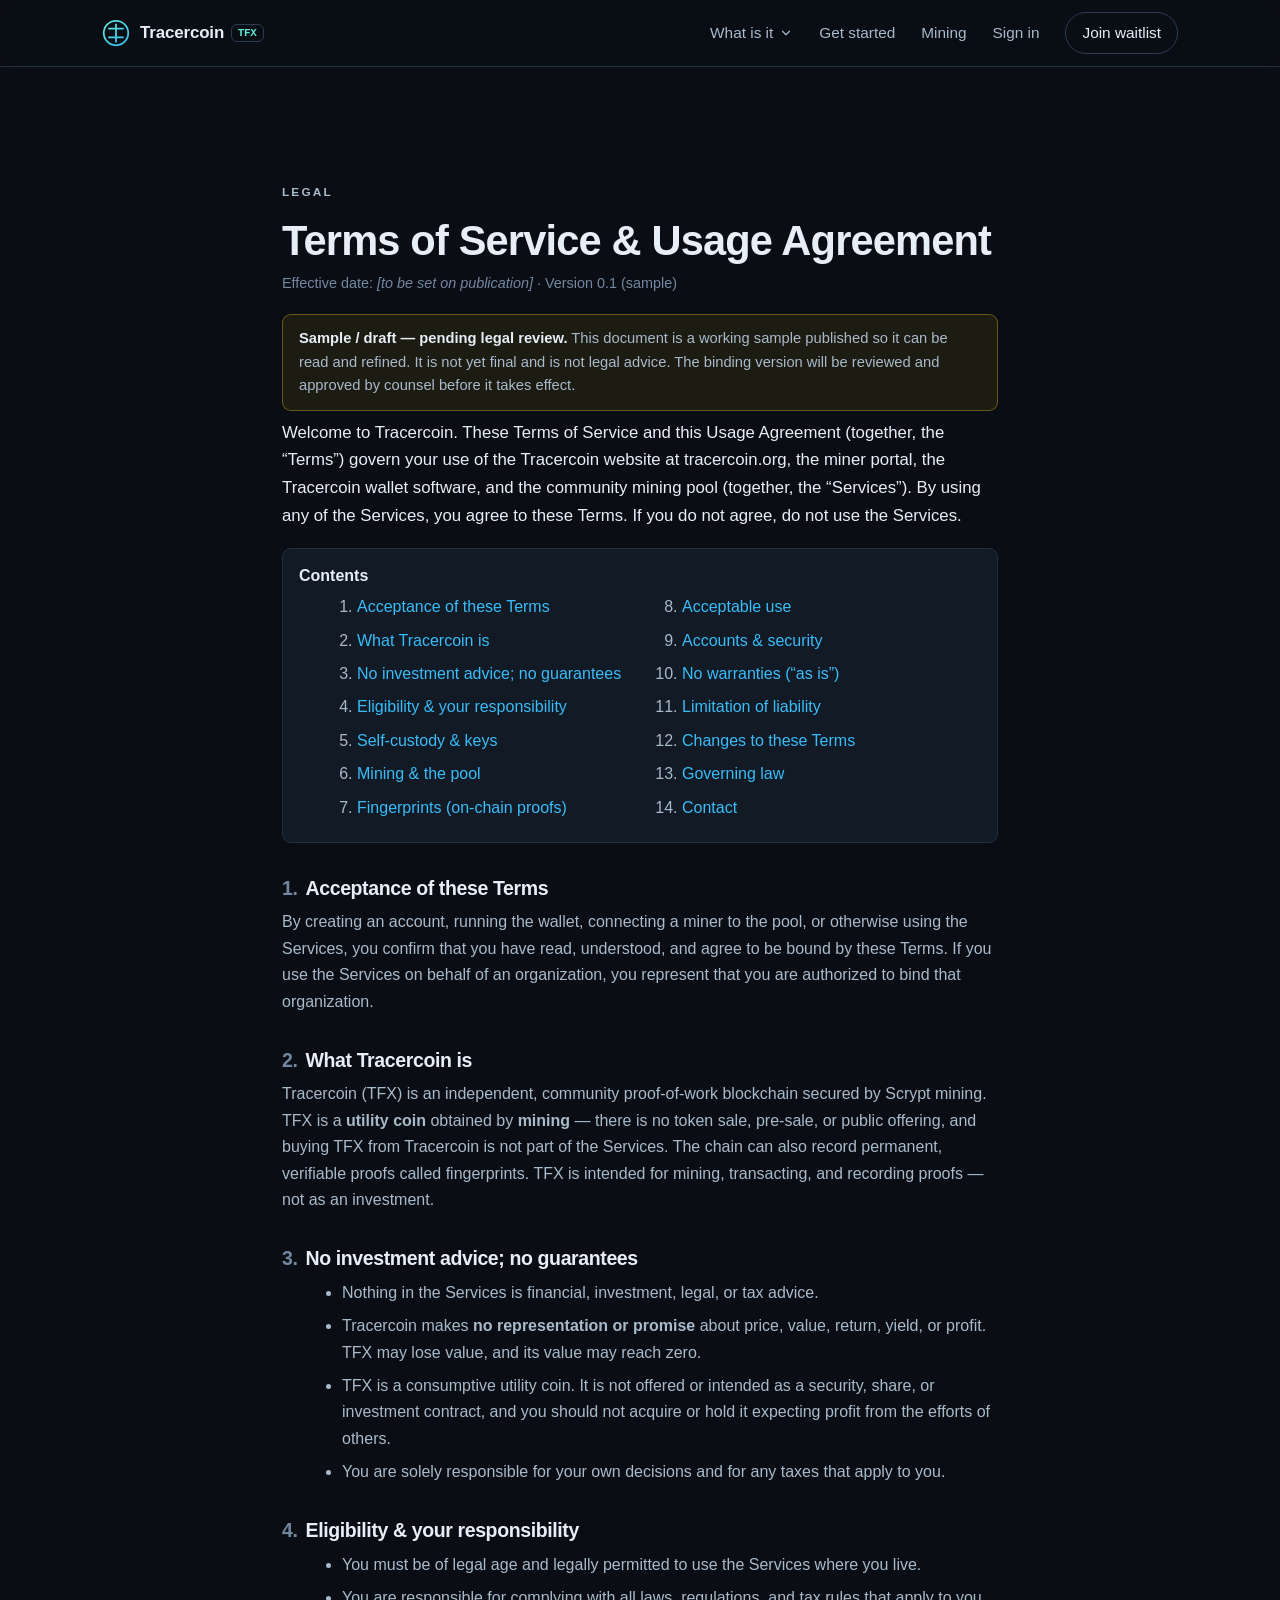
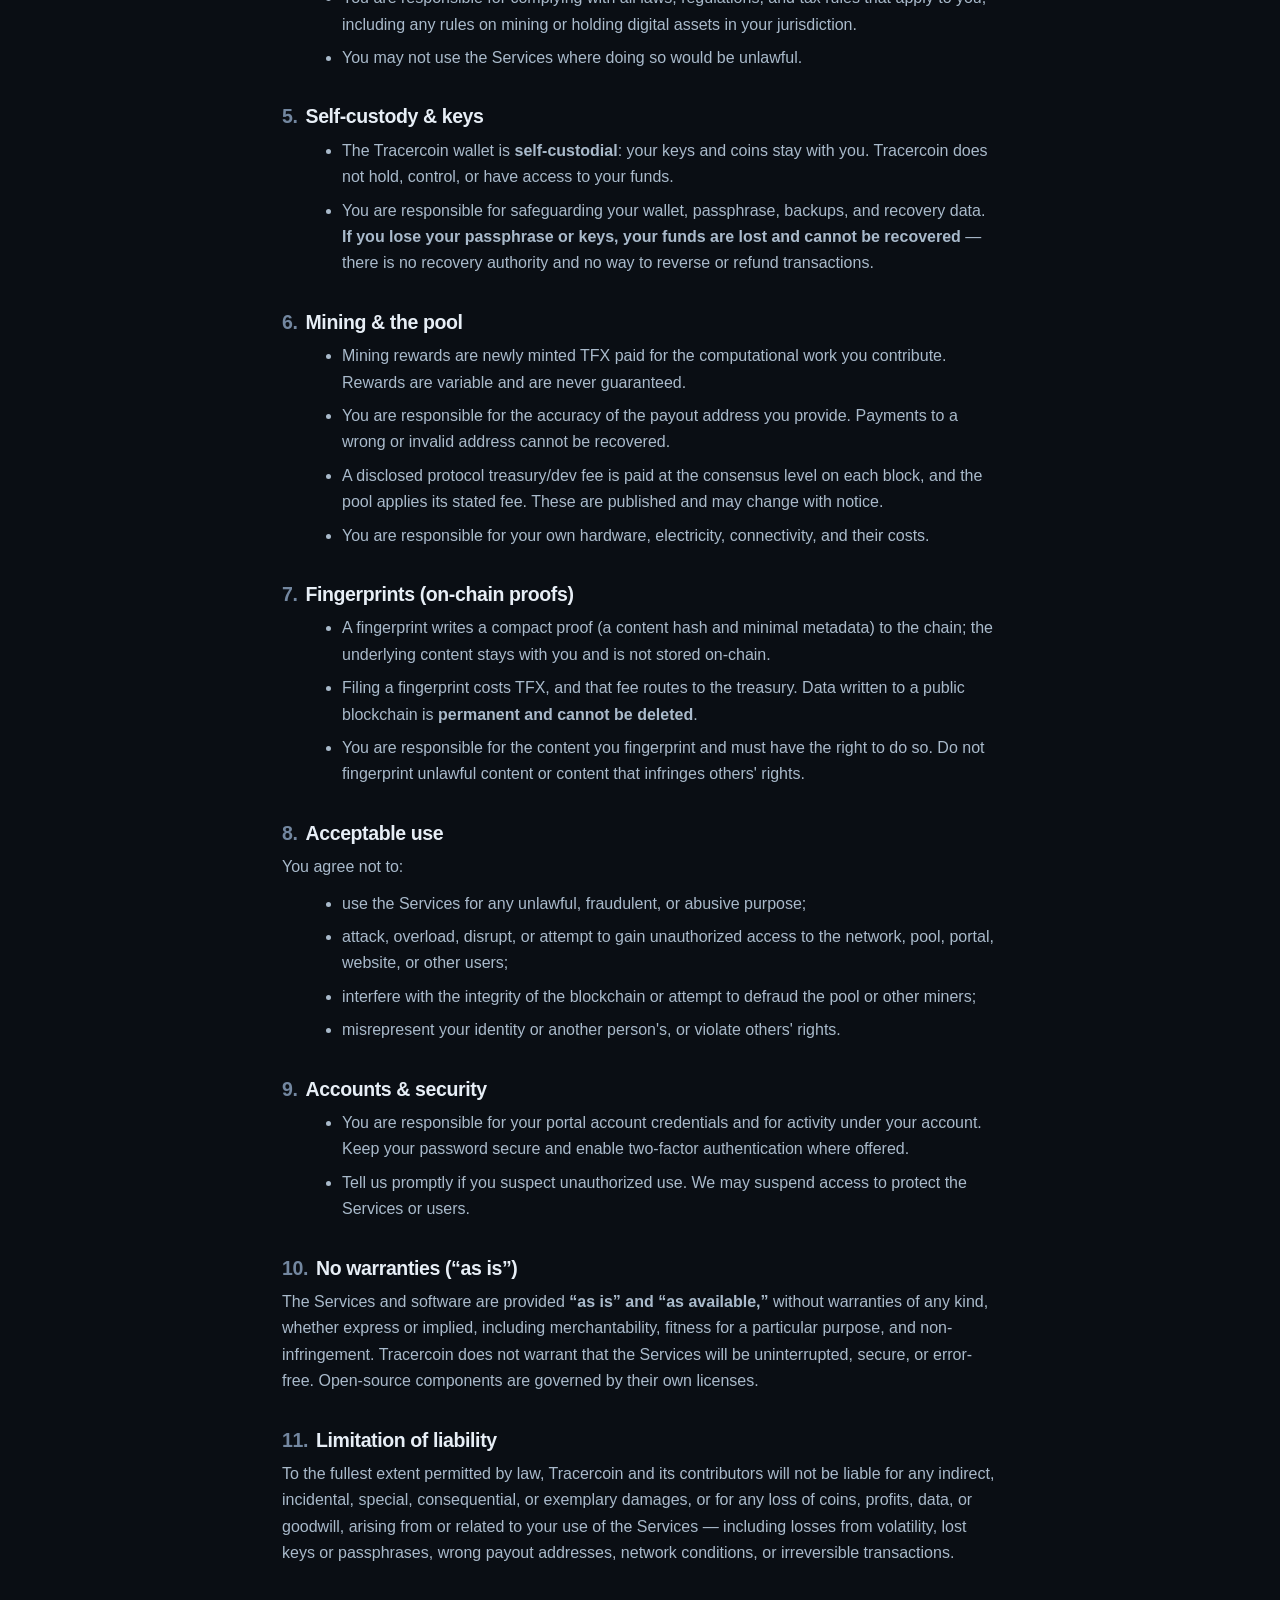
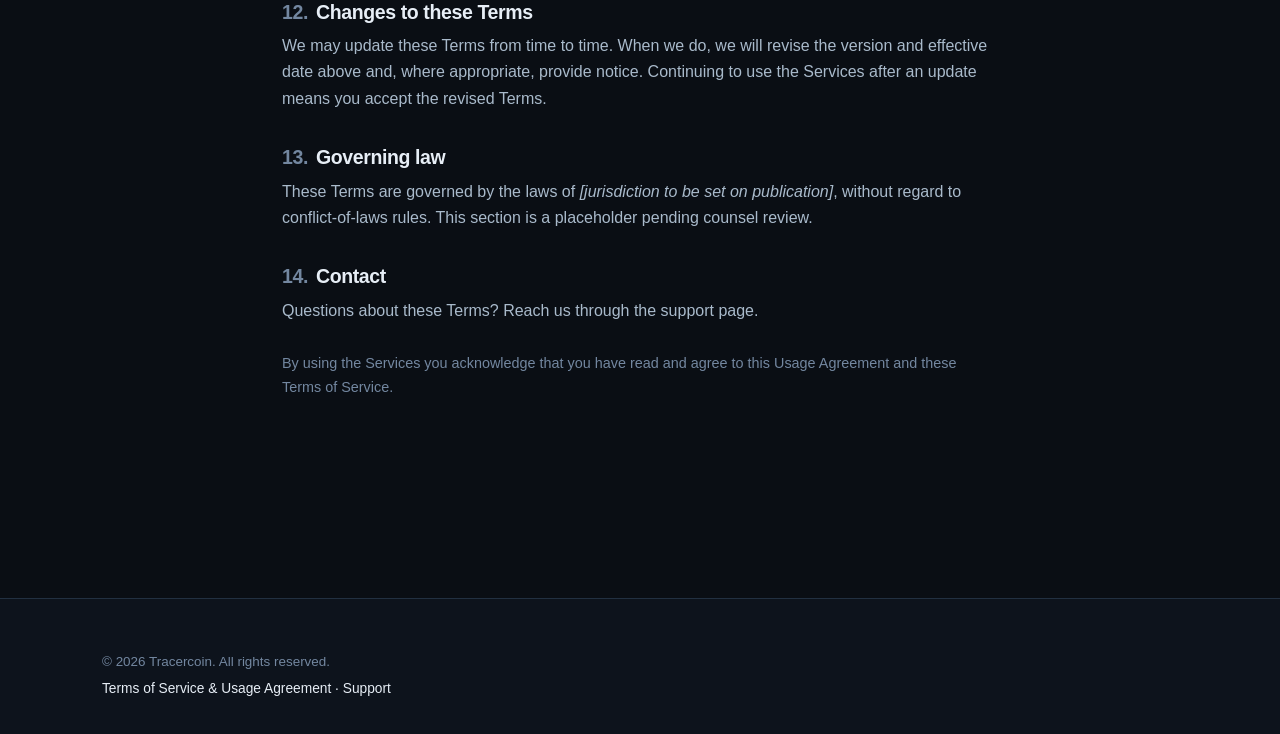
<file: terms/index.html>
<!DOCTYPE html>
<html lang="en" data-tfx-auth="out" data-tfx-list="no" data-tfx-reg="no">
<head>
  <meta charset="UTF-8" />
  <meta name="viewport" content="width=device-width, initial-scale=1.0" />
  <title>Terms of Service &amp; Usage Agreement — Tracercoin (TFX)</title>
  <meta name="description" content="Tracercoin (TFX) Terms of Service and Usage Agreement — the rules for using the Tracercoin website, miner portal, wallet, and community mining pool. TFX is a utility coin earned by mining; there is no token sale and nothing here is financial advice." />
  <meta name="theme-color" content="#0a0e14" />
  <link rel="icon" type="image/svg+xml" href="/assets/favicon.svg" />
  <link rel="stylesheet" href="/css/styles.css" />
  <script src="/js/auth-state.js"></script>

  <style>
    .legal { max-width: 760px; margin: 0 auto; padding: 8px 22px 90px; }
    .legal h2 { margin: 34px 0 10px; font-size: 1.22rem; }
    .legal h2 .num { color: var(--text-dim); font-weight: 600; margin-right: 8px; }
    .legal p, .legal li { color: var(--text-soft); line-height: 1.65; }
    .legal ul { margin: 10px 0 10px 20px; }
    .legal li { margin-bottom: 7px; }
    .legal .lead { font-size: 1.05rem; color: var(--text); }
    .legal .meta { color: var(--text-dim); font-size: .9rem; margin-top: 6px; }
    .draft-banner {
      margin: 18px 0 8px; padding: 12px 16px; border-radius: var(--radius-sm);
      background: rgba(250, 204, 21, .08); border: 1px solid rgba(250, 204, 21, .35);
      color: var(--text-soft); font-size: .92rem;
    }
    .draft-banner strong { color: var(--text); }
    .toc { margin: 18px 0 6px; padding: 14px 16px; background: var(--surface); border: 1px solid var(--border);
      border-radius: var(--radius-sm); }
    .toc ol { margin: 6px 0 0 18px; columns: 2; column-gap: 26px; }
    .toc a { color: var(--accent); text-decoration: none; }
    .toc a:hover { text-decoration: underline; }
    @media (max-width: 560px) { .toc ol { columns: 1; } }
  </style>
</head>
<body>
  <a class="skip-link" href="#main">Skip to main content</a>

  <header class="site-header" id="top">
    <nav class="nav container" aria-label="Primary">
      <a class="brand" href="/" aria-label="Tracercoin home">
        <span class="brand-mark" aria-hidden="true">
          <svg viewBox="0 0 32 32" width="28" height="28" role="img" aria-hidden="true">
            <defs><linearGradient id="lg" x1="0" y1="0" x2="1" y2="1">
              <stop offset="0" stop-color="#5eead4" /><stop offset="1" stop-color="#38bdf8" />
            </linearGradient></defs>
            <circle cx="16" cy="16" r="14" fill="none" stroke="url(#lg)" stroke-width="2" />
            <path d="M16 6 v20 M8 11 h16 M8 21 h16" fill="none" stroke="url(#lg)" stroke-width="2" stroke-linecap="round" />
          </svg>
        </span>
        <span class="brand-name">Tracercoin <span class="ticker">TFX</span></span>
      </a>
      <button class="nav-toggle" aria-expanded="false" aria-controls="nav-links" aria-label="Toggle navigation menu">
        <span></span><span></span><span></span>
      </button>
      <ul class="nav-links" id="nav-links">
        <li class="nav-has-dropdown">
          <details class="nav-dropdown">
            <summary>What is it
              <svg class="caret" viewBox="0 0 24 24" width="14" height="14" aria-hidden="true"><path d="M6 9l6 6 6-6" fill="none" stroke="currentColor" stroke-width="2" stroke-linecap="round" stroke-linejoin="round"/></svg>
            </summary>
            <ul class="dropdown-menu">
              <li><a href="/about/#what">What is Tracercoin?<small>The proof-of-work memory chain</small></a></li>
              <li><a href="/about/#wallet">What is the Tracercoin wallet?<small>Hold, send &amp; receive TFX</small></a></li>
              <li><a href="/about/#exchange">What is the Tracercoin exchange?<small>Trading TFX — what's planned</small></a></li>
            </ul>
          </details>
        </li>
        <li><a href="/">Get started</a></li>
        <li><a href="/pool/">Mining</a></li>
        <li data-tfx="auth-only"><a href="/status/">Status</a></li>
        <li data-tfx="auth-only"><a href="/portal/">Miner portal</a></li>
        <li data-tfx="auth-only"><button type="button" class="btn btn-ghost btn-sm" data-tfx-logout>Sign out</button></li>
        <li data-tfx="noauth-only"><a href="/portal/">Sign in</a></li>
        <li data-tfx="anon-only"><a class="btn btn-ghost btn-sm" href="/#waitlist">Join waitlist</a></li>
      </ul>
    </nav>
  </header>

  <main id="main">
    <section class="section">
      <div class="legal">
        <p class="section-eyebrow">Legal</p>
        <h1 class="section-title" style="margin-bottom:8px;">Terms of Service &amp; Usage Agreement</h1>
        <p class="meta">Effective date: <em>[to be set on publication]</em> &middot; Version 0.1 (sample)</p>

        <div class="draft-banner">
          <strong>Sample / draft — pending legal review.</strong> This document is a working
          sample published so it can be read and refined. It is not yet final and is not legal
          advice. The binding version will be reviewed and approved by counsel before it takes effect.
        </div>

        <p class="lead">Welcome to Tracercoin. These Terms of Service and this Usage Agreement (together,
          the &ldquo;Terms&rdquo;) govern your use of the Tracercoin website at tracercoin.org, the miner
          portal, the Tracercoin wallet software, and the community mining pool (together, the
          &ldquo;Services&rdquo;). By using any of the Services, you agree to these Terms. If you do not
          agree, do not use the Services.</p>

        <div class="toc" aria-label="Contents">
          <strong>Contents</strong>
          <ol>
            <li><a href="#accept">Acceptance of these Terms</a></li>
            <li><a href="#what">What Tracercoin is</a></li>
            <li><a href="#noadvice">No investment advice; no guarantees</a></li>
            <li><a href="#eligibility">Eligibility &amp; your responsibility</a></li>
            <li><a href="#custody">Self-custody &amp; keys</a></li>
            <li><a href="#mining">Mining &amp; the pool</a></li>
            <li><a href="#fingerprints">Fingerprints (on-chain proofs)</a></li>
            <li><a href="#acceptable">Acceptable use</a></li>
            <li><a href="#accounts">Accounts &amp; security</a></li>
            <li><a href="#asis">No warranties (&ldquo;as is&rdquo;)</a></li>
            <li><a href="#liability">Limitation of liability</a></li>
            <li><a href="#changes">Changes to these Terms</a></li>
            <li><a href="#law">Governing law</a></li>
            <li><a href="#contact">Contact</a></li>
          </ol>
        </div>

        <h2 id="accept"><span class="num">1.</span>Acceptance of these Terms</h2>
        <p>By creating an account, running the wallet, connecting a miner to the pool, or otherwise using
          the Services, you confirm that you have read, understood, and agree to be bound by these Terms.
          If you use the Services on behalf of an organization, you represent that you are authorized to
          bind that organization.</p>

        <h2 id="what"><span class="num">2.</span>What Tracercoin is</h2>
        <p>Tracercoin (TFX) is an independent, community proof-of-work blockchain secured by Scrypt mining.
          TFX is a <strong>utility coin</strong> obtained by <strong>mining</strong> — there is no token
          sale, pre-sale, or public offering, and buying TFX from Tracercoin is not part of the Services.
          The chain can also record permanent, verifiable proofs called fingerprints. TFX is intended for
          mining, transacting, and recording proofs — not as an investment.</p>

        <h2 id="noadvice"><span class="num">3.</span>No investment advice; no guarantees</h2>
        <ul>
          <li>Nothing in the Services is financial, investment, legal, or tax advice.</li>
          <li>Tracercoin makes <strong>no representation or promise</strong> about price, value, return,
            yield, or profit. TFX may lose value, and its value may reach zero.</li>
          <li>TFX is a consumptive utility coin. It is not offered or intended as a security, share,
            or investment contract, and you should not acquire or hold it expecting profit from the
            efforts of others.</li>
          <li>You are solely responsible for your own decisions and for any taxes that apply to you.</li>
        </ul>

        <h2 id="eligibility"><span class="num">4.</span>Eligibility &amp; your responsibility</h2>
        <ul>
          <li>You must be of legal age and legally permitted to use the Services where you live.</li>
          <li>You are responsible for complying with all laws, regulations, and tax rules that apply to
            you, including any rules on mining or holding digital assets in your jurisdiction.</li>
          <li>You may not use the Services where doing so would be unlawful.</li>
        </ul>

        <h2 id="custody"><span class="num">5.</span>Self-custody &amp; keys</h2>
        <ul>
          <li>The Tracercoin wallet is <strong>self-custodial</strong>: your keys and coins stay with you.
            Tracercoin does not hold, control, or have access to your funds.</li>
          <li>You are responsible for safeguarding your wallet, passphrase, backups, and recovery data.
            <strong>If you lose your passphrase or keys, your funds are lost and cannot be recovered</strong>
            — there is no recovery authority and no way to reverse or refund transactions.</li>
        </ul>

        <h2 id="mining"><span class="num">6.</span>Mining &amp; the pool</h2>
        <ul>
          <li>Mining rewards are newly minted TFX paid for the computational work you contribute. Rewards
            are variable and are never guaranteed.</li>
          <li>You are responsible for the accuracy of the payout address you provide. Payments to a wrong
            or invalid address cannot be recovered.</li>
          <li>A disclosed protocol treasury/dev fee is paid at the consensus level on each block, and the
            pool applies its stated fee. These are published and may change with notice.</li>
          <li>You are responsible for your own hardware, electricity, connectivity, and their costs.</li>
        </ul>

        <h2 id="fingerprints"><span class="num">7.</span>Fingerprints (on-chain proofs)</h2>
        <ul>
          <li>A fingerprint writes a compact proof (a content hash and minimal metadata) to the chain;
            the underlying content stays with you and is not stored on-chain.</li>
          <li>Filing a fingerprint costs TFX, and that fee routes to the treasury. Data written to a public
            blockchain is <strong>permanent and cannot be deleted</strong>.</li>
          <li>You are responsible for the content you fingerprint and must have the right to do so. Do not
            fingerprint unlawful content or content that infringes others' rights.</li>
        </ul>

        <h2 id="acceptable"><span class="num">8.</span>Acceptable use</h2>
        <p>You agree not to:</p>
        <ul>
          <li>use the Services for any unlawful, fraudulent, or abusive purpose;</li>
          <li>attack, overload, disrupt, or attempt to gain unauthorized access to the network, pool,
            portal, website, or other users;</li>
          <li>interfere with the integrity of the blockchain or attempt to defraud the pool or other miners;</li>
          <li>misrepresent your identity or another person's, or violate others' rights.</li>
        </ul>

        <h2 id="accounts"><span class="num">9.</span>Accounts &amp; security</h2>
        <ul>
          <li>You are responsible for your portal account credentials and for activity under your account.
            Keep your password secure and enable two-factor authentication where offered.</li>
          <li>Tell us promptly if you suspect unauthorized use. We may suspend access to protect the
            Services or users.</li>
        </ul>

        <h2 id="asis"><span class="num">10.</span>No warranties (&ldquo;as is&rdquo;)</h2>
        <p>The Services and software are provided <strong>&ldquo;as is&rdquo; and &ldquo;as available,&rdquo;</strong>
          without warranties of any kind, whether express or implied, including merchantability, fitness for
          a particular purpose, and non-infringement. Tracercoin does not warrant that the Services will be
          uninterrupted, secure, or error-free. Open-source components are governed by their own licenses.</p>

        <h2 id="liability"><span class="num">11.</span>Limitation of liability</h2>
        <p>To the fullest extent permitted by law, Tracercoin and its contributors will not be liable for any
          indirect, incidental, special, consequential, or exemplary damages, or for any loss of coins,
          profits, data, or goodwill, arising from or related to your use of the Services — including losses
          from volatility, lost keys or passphrases, wrong payout addresses, network conditions, or
          irreversible transactions.</p>

        <h2 id="changes"><span class="num">12.</span>Changes to these Terms</h2>
        <p>We may update these Terms from time to time. When we do, we will revise the version and effective
          date above and, where appropriate, provide notice. Continuing to use the Services after an update
          means you accept the revised Terms.</p>

        <h2 id="law"><span class="num">13.</span>Governing law</h2>
        <p>These Terms are governed by the laws of <em>[jurisdiction to be set on publication]</em>, without
          regard to conflict-of-laws rules. This section is a placeholder pending counsel review.</p>

        <h2 id="contact"><span class="num">14.</span>Contact</h2>
        <p>Questions about these Terms? Reach us through the <a href="/support/">support page</a>.</p>

        <p class="meta" style="margin-top:28px;">By using the Services you acknowledge that you have read and
          agree to this Usage Agreement and these Terms of Service.</p>
      </div>
    </section>
  </main>

  <footer class="site-footer">
    <div class="container">
      <p class="copyright">&copy; <span id="year">2026</span> Tracercoin. All rights reserved.</p>
      <p class="muted" style="margin-top:6px;font-size:.86rem;"><a href="/terms/">Terms of Service &amp; Usage Agreement</a> &middot; <a href="/support/">Support</a></p>
    </div>
  </footer>

  <script src="/js/main.js" defer></script>
</body>
</html>
</file>
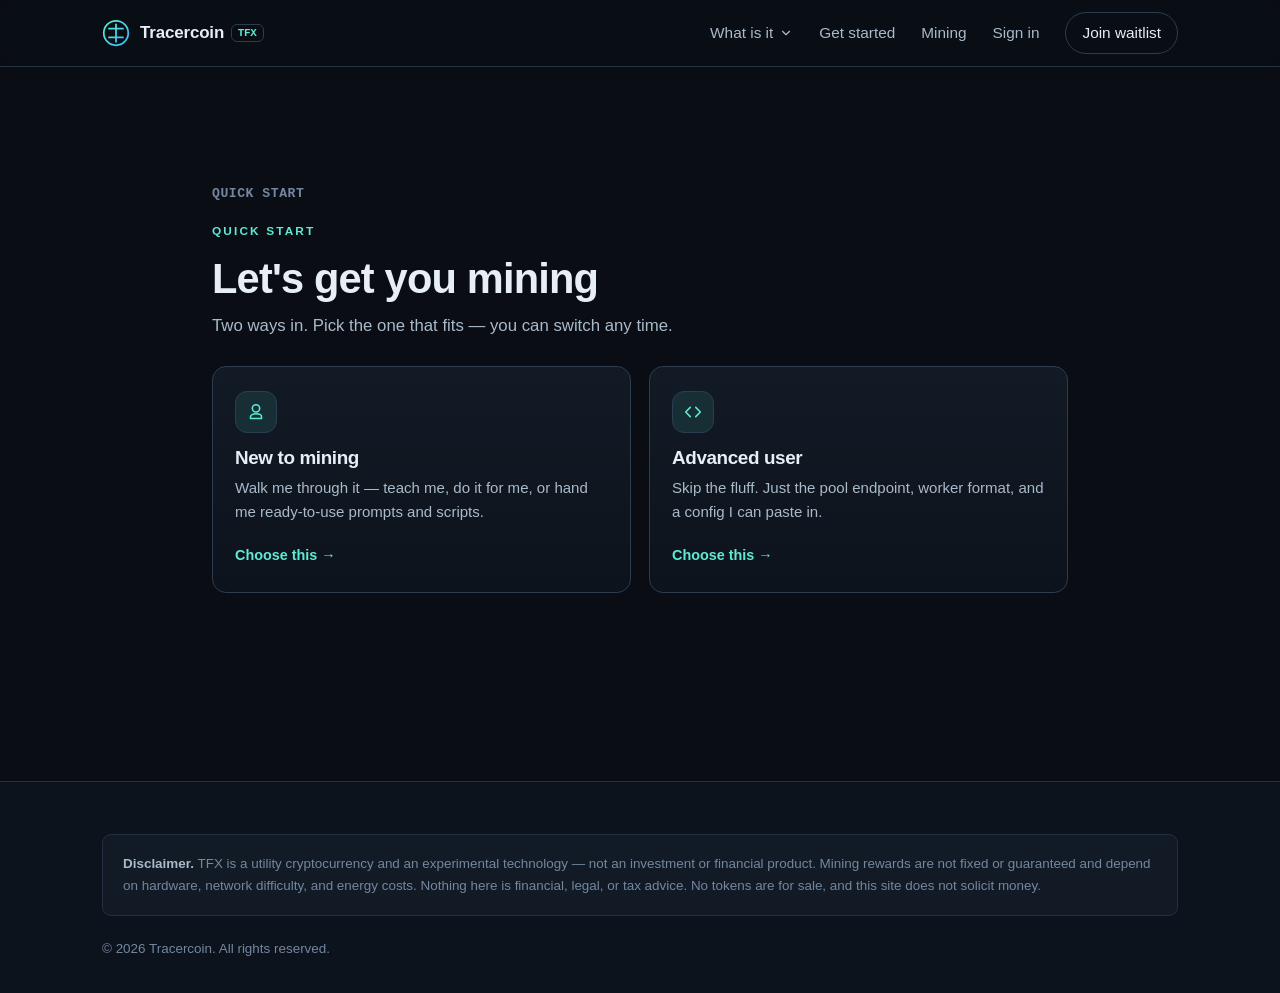
<file: pool/quick-start/index.html>
<!DOCTYPE html>
<html lang="en" data-tfx-auth="out" data-tfx-list="no" data-tfx-reg="no">
<head>
  <meta charset="UTF-8" />
  <meta name="viewport" content="width=device-width, initial-scale=1.0" />
  <title>Quick Start — Mine Tracercoin (TFX)</title>
  <meta name="description" content="Guided quick start for mining Tracercoin (TFX). New to mining or advanced? Get taught, request a done-for-you setup, grab copy-paste prompts and scripts, or jump straight to the technical instructions." />
  <meta name="robots" content="noindex" />

  <meta name="theme-color" content="#0a0e14" />
  <link rel="icon" type="image/svg+xml" href="/assets/favicon.svg" />
  <link rel="stylesheet" href="/css/styles.css" />
  <!-- sets <html data-tfx-*> before paint (see /js/auth-state.js) -->
  <script src="/js/auth-state.js"></script>

  <style>
    .wiz { max-width: 900px; margin: 0 auto; padding: 8px 22px 80px; }
    .wiz-crumbs { display: flex; align-items: center; gap: 10px; flex-wrap: wrap;
      font-size: .82rem; color: var(--text-dim); font-family: var(--mono);
      text-transform: uppercase; letter-spacing: .04em; margin-bottom: 18px; min-height: 20px; }
    .wiz-crumbs a { color: var(--accent-2); }
    .wiz-crumbs span.sep { color: var(--border-2); }

    .wiz-panel { display: none; }
    .wiz-panel.is-active { display: block; animation: wizfade .25s ease; }
    @keyframes wizfade { from { opacity: 0; transform: translateY(6px); } to { opacity: 1; transform: none; } }

    .wiz-lead { color: var(--text-soft); font-size: 1.05rem; margin: 0 0 26px; }

    /* Option cards (big, clickable) */
    .opt-grid { display: grid; gap: 18px; grid-template-columns: repeat(auto-fit, minmax(230px, 1fr)); }
    .opt {
      display: flex; flex-direction: column; gap: 8px; text-align: left;
      background: linear-gradient(180deg, var(--surface), var(--bg-alt));
      border: 1px solid var(--border-2); border-radius: var(--radius);
      padding: 24px 22px; color: var(--text); text-decoration: none;
      transition: transform .15s, border-color .15s, box-shadow .15s;
    }
    .opt:hover { transform: translateY(-3px); border-color: var(--accent); box-shadow: var(--shadow); }
    .opt .opt-ico { width: 42px; height: 42px; border-radius: 12px; display: grid; place-items: center;
      color: var(--accent-2); background: rgba(94,234,212,.10); border: 1px solid var(--border-2); margin-bottom: 6px; }
    .opt h3 { margin: 0; font-size: 1.18rem; }
    .opt p { margin: 0; color: var(--text-soft); font-size: .94rem; }
    .opt .opt-go { margin-top: auto; padding-top: 12px; color: var(--accent-2); font-weight: 600; font-size: .9rem; }

    .wiz-back { display: inline-flex; align-items: center; gap: 6px; background: none; border: 0;
      color: var(--text-soft); font: inherit; cursor: pointer; padding: 0; margin-bottom: 16px; }
    .wiz-back:hover { color: var(--text); }

    /* Code / prompt cards with copy */
    .codeblock { position: relative; margin: 14px 0; background: #060a10; border: 1px solid var(--border);
      border-radius: var(--radius-sm); overflow: hidden; }
    .codeblock-head { display: flex; justify-content: space-between; align-items: center; gap: 12px;
      padding: 8px 12px 8px 14px; border-bottom: 1px solid var(--border);
      font-family: var(--mono); font-size: .72rem; letter-spacing: .04em; text-transform: uppercase; color: var(--text-dim); }
    .codeblock pre { margin: 0; padding: 14px 16px; overflow-x: auto; font-family: var(--mono);
      font-size: .86rem; line-height: 1.6; color: var(--text); tab-size: 2; white-space: pre-wrap; word-break: break-word; }
    .copy-btn { flex: none; font-family: var(--mono); font-size: .7rem; text-transform: uppercase; letter-spacing: .05em;
      cursor: pointer; color: var(--accent-2); background: rgba(94,234,212,.08);
      border: 1px solid var(--border-2); border-radius: 999px; padding: 5px 12px; transition: .15s; }
    .copy-btn:hover { color: #fff; border-color: var(--accent); }
    .copy-btn.is-done { color: var(--success); border-color: rgba(74,222,128,.4); }

    .prompt-card { margin-top: 22px; }
    .prompt-card > h3 { margin: 0 0 2px; font-size: 1.05rem; }
    .prompt-card > p.hint { margin: 0; color: var(--text-dim); font-size: .88rem; }
    .inline-code { font-family: var(--mono); font-size: .9em; color: var(--accent-2); background: var(--surface); padding: 2px 6px; border-radius: 5px; border: 1px solid var(--border); }

    .tech-params { display: grid; grid-template-columns: repeat(auto-fit, minmax(190px, 1fr)); gap: 1px;
      background: var(--border); border: 1px solid var(--border); border-radius: var(--radius); overflow: hidden; margin: 18px 0; }
    .tech-param { background: var(--surface); padding: 16px 18px; }
    .tech-param dt { font-size: .72rem; text-transform: uppercase; letter-spacing: .06em; color: var(--text-dim); margin: 0 0 6px; }
    .tech-param dd { margin: 0; font-family: var(--mono); font-size: 1rem; color: var(--accent-2); word-break: break-all; }

    .field { margin-bottom: 14px; }
    .field label { display: block; font-size: .92rem; margin-bottom: 6px; color: var(--text-soft); }
    .field input, .field textarea { width: 100%; padding: 11px 13px; background: var(--bg); color: var(--text);
      border: 1px solid var(--border-2); border-radius: var(--radius-sm); font: inherit; font-size: 1rem; }
    .field textarea { min-height: 96px; resize: vertical; }
    .field input:focus-visible, .field textarea:focus-visible { outline: 2px solid var(--accent); outline-offset: 1px; border-color: var(--accent); }
  </style>
</head>
<body>
  <a class="skip-link" href="#main">Skip to main content</a>

  <!-- ============ HEADER / NAV ============ -->
  <header class="site-header" id="top">
    <nav class="nav container" aria-label="Primary">
      <a class="brand" href="/" aria-label="Tracercoin home">
        <span class="brand-mark" aria-hidden="true">
          <svg viewBox="0 0 32 32" width="28" height="28" role="img" aria-hidden="true">
            <defs><linearGradient id="lg" x1="0" y1="0" x2="1" y2="1">
              <stop offset="0" stop-color="#5eead4" /><stop offset="1" stop-color="#38bdf8" />
            </linearGradient></defs>
            <circle cx="16" cy="16" r="14" fill="none" stroke="url(#lg)" stroke-width="2" />
            <path d="M16 6 v20 M8 11 h16 M8 21 h16" fill="none" stroke="url(#lg)" stroke-width="2" stroke-linecap="round" />
          </svg>
        </span>
        <span class="brand-name">Tracercoin <span class="ticker">TFX</span></span>
      </a>

      <button class="nav-toggle" aria-expanded="false" aria-controls="nav-links" aria-label="Toggle navigation menu">
        <span></span><span></span><span></span>
      </button>

      <ul class="nav-links" id="nav-links">
        <li class="nav-has-dropdown">
          <details class="nav-dropdown">
            <summary>What is it
              <svg class="caret" viewBox="0 0 24 24" width="14" height="14" aria-hidden="true"><path d="M6 9l6 6 6-6" fill="none" stroke="currentColor" stroke-width="2" stroke-linecap="round" stroke-linejoin="round"/></svg>
            </summary>
            <ul class="dropdown-menu">
              <li><a href="/about/#what">What is Tracercoin?<small>The proof-of-work memory chain</small></a></li>
              <li><a href="/about/#wallet">What is the Tracercoin wallet?<small>Hold, send &amp; receive TFX</small></a></li>
              <li><a href="/about/#exchange">What is the Tracercoin exchange?<small>Trading TFX — what's planned</small></a></li>
            </ul>
          </details>
        </li>
        <li><a href="/">Get started</a></li>
        <li><a href="/pool/" aria-current="page">Mining</a></li>
        <li data-tfx="auth-only"><a href="/status/">Status</a></li>
        <li data-tfx="auth-only"><a href="/portal/">Miner portal</a></li>
        <li data-tfx="auth-only"><button type="button" class="btn btn-ghost btn-sm" data-tfx-logout>Sign out</button></li>
        <li data-tfx="noauth-only"><a href="/portal/">Sign in</a></li>
        <li data-tfx="anon-only"><a class="btn btn-ghost btn-sm" href="/#waitlist">Join waitlist</a></li>
      </ul>
    </nav>
  </header>

  <main id="main">
    <section class="section">
      <div class="wiz">
        <p class="wiz-crumbs" id="crumbs" aria-live="polite"></p>

        <!-- STEP: choose experience level -->
        <div class="wiz-panel" id="choose">
          <p class="section-eyebrow">Quick start</p>
          <h1 class="section-title" style="margin-bottom:10px;">Let's get you mining</h1>
          <p class="wiz-lead">Two ways in. Pick the one that fits — you can switch any time.</p>
          <div class="opt-grid">
            <a class="opt" href="#new">
              <span class="opt-ico" aria-hidden="true"><svg viewBox="0 0 24 24" width="22" height="22"><path d="M12 14c3.3 0 6 1.3 6 3v2H6v-2c0-1.7 2.7-3 6-3Zm0-2a4 4 0 1 1 0-8 4 4 0 0 1 0 8Z" fill="none" stroke="currentColor" stroke-width="1.7" stroke-linejoin="round"/></svg></span>
              <h3>New to mining</h3>
              <p>Walk me through it — teach me, do it for me, or hand me ready-to-use prompts and scripts.</p>
              <span class="opt-go">Choose this →</span>
            </a>
            <a class="opt" href="#advanced">
              <span class="opt-ico" aria-hidden="true"><svg viewBox="0 0 24 24" width="22" height="22"><path d="M9 7l-5 5 5 5M15 7l5 5-5 5" fill="none" stroke="currentColor" stroke-width="1.7" stroke-linecap="round" stroke-linejoin="round"/></svg></span>
              <h3>Advanced user</h3>
              <p>Skip the fluff. Just the pool endpoint, worker format, and a config I can paste in.</p>
              <span class="opt-go">Choose this →</span>
            </a>
          </div>
        </div>

        <!-- STEP: advanced technical -->
        <div class="wiz-panel" id="advanced">
          <button class="wiz-back" type="button" data-goto="#choose">← Back</button>
          <p class="section-eyebrow">Advanced</p>
          <h2 class="section-title" style="margin-bottom:8px;">Technical setup — just the essentials</h2>
          <p class="wiz-lead">Sign in to the miner portal and add a worker, then point any Scrypt miner at the community pool using that worker login — your <span class="inline-code">account.worker</span> and its password. Payouts go to the payout address on your portal account.</p>

          <div class="path-actions" style="display:flex;gap:12px;flex-wrap:wrap;margin:0 0 20px;">
            <a class="btn btn-ghost btn-sm" href="/pool/#benchmark">Benchmark tools</a>
            <a class="btn btn-ghost btn-sm" href="https://minerstat.com/hardware" target="_blank" rel="noopener">Hardware lookup</a>
            <a class="btn btn-ghost btn-sm" href="https://www.coinwarz.com/mining/litecoin/calculator" target="_blank" rel="noopener">Mining calculator</a>
            <a class="btn btn-primary btn-sm" href="#service">Do it for me</a>
          </div>

          <dl class="tech-params" aria-label="Pool connection parameters">
            <div class="tech-param"><dt>Stratum URL</dt><dd>stratum+tcp://pool.tracercoin.org</dd></div>
            <div class="tech-param"><dt>Port</dt><dd>3333</dd></div>
            <div class="tech-param"><dt>Algorithm</dt><dd>Scrypt</dd></div>
            <div class="tech-param"><dt>Username</dt><dd>account.worker</dd></div>
            <div class="tech-param"><dt>Password</dt><dd>your worker password</dd></div>
            <div class="tech-param"><dt>Pool fee</dt><dd>2%</dd></div>
          </dl>

          <div class="callout" role="note" style="margin:0 0 20px;">
            <strong>Before you connect.</strong> You need a <a href="/portal/">miner portal</a> account with a
            worker added (your login is <span class="inline-code">account.worker</span> plus the worker password)
            and a payout address set on the account — that is where rewards are sent. Then pick the miner for your
            hardware below. Full requirements are on the <a href="/pool/#prerequisites">mining guide</a>.
          </div>

          <p class="wiz-lead" style="margin:22px 0 6px;"><strong>Easiest path — CPU with cpuminer.</strong> <span class="inline-code">cpuminer</span> / <span class="inline-code">cpuminer-opt</span> (the <span class="inline-code">minerd</span> binary) mines Scrypt on any 64-bit CPU — the simplest way to get your first accepted shares. Swap in your own <span class="inline-code">account.worker</span> login and its password.</p>

          <div class="codeblock">
            <div class="codeblock-head"><span>cpuminer (minerd) · command line</span><button class="copy-btn" type="button" data-copy="#c-cpu">Copy</button></div>
            <pre id="c-cpu">minerd --scrypt \
  -o stratum+tcp://pool.tracercoin.org:3333 \
  -u youraccount.rig1 \
  -p yourworkerpassword</pre>
          </div>

          <p class="wiz-lead" style="margin:22px 0 6px;"><strong>GPU / ASIC path — ccminer, sgminer, cgminer.</strong> These do <em>not</em> CPU-mine. Two GPU miners are recommended — pick the one for your card: <span class="inline-code">ccminer</span> on <strong>NVIDIA</strong> (needs CUDA + a recent NVIDIA driver) and <span class="inline-code">sgminer</span> on <strong>AMD</strong> (needs OpenCL). Both deliver the top Scrypt hashrate on their respective GPUs. <span class="inline-code">CGMiner 3.7.2</span> is only a legacy fallback — 4.x removed Scrypt GPU support. ASICs use their own built-in dashboard with the same worker login. The command below takes the same worker login for any of these miners.</p>

          <div class="codeblock">
            <div class="codeblock-head"><span>GPU · ccminer / sgminer / cgminer 3.7.2</span><button class="copy-btn" type="button" data-copy="#c-cg">Copy</button></div>
            <pre id="c-cg">cgminer --scrypt \
  -o stratum+tcp://pool.tracercoin.org:3333 \
  -u youraccount.rig1 \
  -p yourworkerpassword</pre>
          </div>

          <div class="codeblock">
            <div class="codeblock-head"><span>bfgminer · GPU/ASIC command line</span><button class="copy-btn" type="button" data-copy="#c-bfg">Copy</button></div>
            <pre id="c-bfg">bfgminer --scrypt \
  -o stratum+tcp://pool.tracercoin.org:3333 \
  -u youraccount.rig1 \
  -p yourworkerpassword</pre>
          </div>

          <div class="codeblock">
            <div class="codeblock-head"><span>generic stratum config</span><button class="copy-btn" type="button" data-copy="#c-json">Copy</button></div>
            <pre id="c-json">{
  "algo": "scrypt",
  "url":  "stratum+tcp://pool.tracercoin.org:3333",
  "user": "youraccount.rig1",
  "pass": "yourworkerpassword"
}</pre>
          </div>

          <div class="path-actions" style="display:flex;gap:12px;flex-wrap:wrap;margin-top:20px;">
            <a class="btn btn-primary btn-sm" href="/portal/">Open the miner portal</a>
            <a class="btn btn-ghost btn-sm" href="/pool/">Full mining guide</a>
          </div>
        </div>

        <!-- STEP: new-to-mining paths -->
        <div class="wiz-panel" id="new">
          <button class="wiz-back" type="button" data-goto="#choose">← Back</button>
          <p class="section-eyebrow">New to mining</p>
          <h2 class="section-title" style="margin-bottom:8px;">How do you want to learn it?</h2>
          <p class="wiz-lead">Three ways to get from zero to your first shares.</p>
          <div class="opt-grid">
            <a class="opt" href="#teach">
              <span class="opt-ico" aria-hidden="true"><svg viewBox="0 0 24 24" width="22" height="22"><path d="M4 6h16v11H4zM2 20h20M10 10l4 2.5L10 15z" fill="none" stroke="currentColor" stroke-width="1.7" stroke-linejoin="round"/></svg></span>
              <h3>Teach me how</h3>
              <p>Watch the walkthroughs and subscribe for step-by-step video guides.</p>
              <span class="opt-go">Learn by watching →</span>
            </a>
            <a class="opt" href="#service">
              <span class="opt-ico" aria-hidden="true"><svg viewBox="0 0 24 24" width="22" height="22"><path d="M12 15a3 3 0 1 0 0-6 3 3 0 0 0 0 6Z M19 12a7 7 0 0 0-.1-1l2-1.6-2-3.4-2.4 1a7 7 0 0 0-1.7-1L16.4 3h-4l-.4 2.6a7 7 0 0 0-1.7 1l-2.4-1-2 3.4L7.6 11a7 7 0 0 0 0 2l-2 1.6 2 3.4 2.4-1a7 7 0 0 0 1.7 1l.4 2.6h4l.4-2.6a7 7 0 0 0 1.7-1l2.4 1 2-3.4-2-1.6a7 7 0 0 0 .1-1Z" fill="none" stroke="currentColor" stroke-width="1.3" stroke-linejoin="round"/></svg></span>
              <h3>Do it for me</h3>
              <p>A paid, done-for-you setup service. Tell us about your rig; we'll configure it.</p>
              <span class="opt-go">Request setup →</span>
            </a>
            <a class="opt" href="#prompts">
              <span class="opt-ico" aria-hidden="true"><svg viewBox="0 0 24 24" width="22" height="22"><path d="M9 8l-4 4 4 4M15 8l4 4-4 4M13 4l-2 16" fill="none" stroke="currentColor" stroke-width="1.7" stroke-linecap="round" stroke-linejoin="round"/></svg></span>
              <h3>Prompt agents</h3>
              <p>Copy-paste prompts and scripts — drop them into your AI assistant or miner config.</p>
              <span class="opt-go">Grab the prompts →</span>
            </a>
          </div>
        </div>

        <!-- STEP: teach me how -->
        <div class="wiz-panel" id="teach">
          <button class="wiz-back" type="button" data-goto="#new">← Back</button>
          <p class="section-eyebrow">Teach me how</p>
          <h2 class="section-title" style="margin-bottom:8px;">Learn it by watching</h2>
          <p class="wiz-lead">Original Winslow walkthroughs cover the wallet, mining, and node setup — and subscribe on YouTube to catch every new guide as it ships.</p>
          <div class="callout" role="note" style="margin-bottom:20px;">
            <strong>Subscribe on YouTube.</strong> New step-by-step guides are posted to the official
            <strong>@Tracercoin</strong> channel as each feature ships — subscribe so you never miss one.
          </div>
          <div class="path-actions" style="display:flex;gap:12px;flex-wrap:wrap;">
            <a class="btn btn-primary btn-sm" href="https://www.youtube.com/@Tracercoin" target="_blank" rel="noopener">Subscribe on YouTube</a>
            <a class="btn btn-ghost btn-sm" href="/#video-title">Watch the walkthroughs now</a>
            <a class="btn btn-ghost btn-sm" href="/pool/">Read the mining guide</a>
          </div>
        </div>

        <!-- STEP: do it for me -->
        <div class="wiz-panel" id="service">
          <button class="wiz-back" type="button" data-goto="#new">← Back</button>
          <p class="section-eyebrow">Do it for me</p>
          <h2 class="section-title" style="margin-bottom:8px;">Done-for-you mining setup</h2>
          <p class="wiz-lead">Don't want to touch a config file? Tell us about your hardware and we'll set your miner up on the pool for you. This is a paid service — send the details and we'll reply with what's involved.</p>

          <form id="service-form" novalidate>
            <div class="field">
              <label for="s-name">Your name</label>
              <input type="text" id="s-name" autocomplete="name" />
            </div>
            <div class="field">
              <label for="s-contact">Email or phone (so we can reach you)</label>
              <input type="text" id="s-contact" autocomplete="email" placeholder="you@example.com" />
            </div>
            <div class="field">
              <label for="s-rig">What hardware do you have?</label>
              <input type="text" id="s-rig" placeholder="e.g. Antminer L7, or a GPU rig" />
            </div>
            <div class="field">
              <label for="s-msg">Anything else we should know? <span class="muted">(optional)</span></label>
              <textarea id="s-msg" placeholder="Operating system, how many rigs, timezone…"></textarea>
            </div>
            <button type="submit" class="btn btn-primary" id="s-submit">Send my setup request</button>
            <p class="form-status" id="s-status" role="status" aria-live="polite" style="margin-top:12px;"></p>
          </form>

          <div class="callout" role="note" style="margin-top:22px;">
            This is a service fee for setup help — configuring your own hardware. It is not an investment,
            and there is no token sale. TFX is earned by mining. Nothing here is financial advice.
          </div>
        </div>

        <!-- STEP: prompt agents -->
        <div class="wiz-panel" id="prompts">
          <button class="wiz-back" type="button" data-goto="#new">← Back</button>
          <p class="section-eyebrow">Prompt agents</p>
          <h2 class="section-title" style="margin-bottom:8px;">Prompts &amp; scripts — copy, paste, go</h2>
          <p class="wiz-lead">This is how <strong>Winslow</strong> teaches the AI on your own machine to set you up. Click <strong>Copy</strong>, then paste into your AI assistant — Claude, ChatGPT, or any — or straight into your miner's config. Swap in your own portal worker login — <span class="inline-code">account.worker</span> and its password.</p>

          <div class="prompt-card">
            <h3>Ask an AI assistant to set up your miner</h3>
            <p class="hint">Paste into Claude, ChatGPT, or any assistant — fill in the brackets.</p>
            <div class="codeblock">
              <div class="codeblock-head"><span>prompt</span><button class="copy-btn" type="button" data-copy="#p-ai">Copy</button></div>
              <pre id="p-ai">I want to mine Tracercoin (TFX) on the community pool. It is a Scrypt
proof-of-work coin (Litecoin fork model). Help me configure my miner
step by step for these settings:

- Pool: stratum+tcp://pool.tracercoin.org:3333
- Algorithm: scrypt
- Username: [MY_PORTAL_ACCOUNT].[WORKER_NAME]   (e.g. youraccount.rig1)
- Password: [MY_WORKER_PASSWORD]   (the worker password I set in the portal)

My hardware is: [DESCRIBE YOUR CPU, GPU, OR ASIC].
My operating system is: [WINDOWS / LINUX / etc.].

If I am mining on a CPU, use cpuminer / cpuminer-opt (the minerd binary) —
not cgminer, which cannot CPU-mine. For a GPU, use ccminer on NVIDIA
(recommended, highest Scrypt hashrate) or sgminer on AMD; CGMiner 3.7.2 is
only a legacy fallback since current CGMiner removed Scrypt GPU support.

Give me the exact commands or config file for my setup, explain how to
confirm it is submitting accepted shares, and tell me how to check my
hashrate and payouts in the Tracercoin miner portal. Do not give any
financial or price advice — just the technical setup.</pre>
            </div>
          </div>

          <div class="prompt-card">
            <h3>cpuminer (minerd) command — easiest, any CPU</h3>
            <p class="hint">CPU mining with cpuminer / cpuminer-opt — replace with your worker login. (cgminer can't CPU-mine.)</p>
            <div class="codeblock">
              <div class="codeblock-head"><span>bash</span><button class="copy-btn" type="button" data-copy="#p-cpu">Copy</button></div>
              <pre id="p-cpu">minerd --scrypt \
  -o stratum+tcp://pool.tracercoin.org:3333 \
  -u youraccount.rig1 \
  -p yourworkerpassword</pre>
            </div>
          </div>

          <div class="prompt-card">
            <h3>GPU / ASIC command — ccminer / sgminer / cgminer</h3>
            <p class="hint">NVIDIA: ccminer (recommended, highest Scrypt hashrate; needs CUDA). AMD: sgminer (needs OpenCL). CGMiner 3.7.2 only as a legacy fallback — current cgminer dropped Scrypt GPU support. Same worker login for any binary.</p>
            <div class="codeblock">
              <div class="codeblock-head"><span>bash</span><button class="copy-btn" type="button" data-copy="#p-cg">Copy</button></div>
              <pre id="p-cg">cgminer --scrypt \
  -o stratum+tcp://pool.tracercoin.org:3333 \
  -u youraccount.rig1 \
  -p yourworkerpassword

# bfgminer — same Scrypt stratum settings:
bfgminer --scrypt \
  -o stratum+tcp://pool.tracercoin.org:3333 \
  -u youraccount.rig1 \
  -p yourworkerpassword</pre>
            </div>
          </div>

          <div class="prompt-card">
            <h3>Generic stratum config (JSON)</h3>
            <p class="hint">For miners that take a JSON config block.</p>
            <div class="codeblock">
              <div class="codeblock-head"><span>json</span><button class="copy-btn" type="button" data-copy="#p-json">Copy</button></div>
              <pre id="p-json">{
  "algo": "scrypt",
  "url":  "stratum+tcp://pool.tracercoin.org:3333",
  "user": "youraccount.rig1",
  "pass": "yourworkerpassword"
}</pre>
            </div>
          </div>

          <div class="prompt-card">
            <h3>Full node config — tracercoin.conf</h3>
            <p class="hint">If you're also running <span class="inline-code">tracercoind</span>.</p>
            <div class="codeblock">
              <div class="codeblock-head"><span>tracercoin.conf</span><button class="copy-btn" type="button" data-copy="#p-conf">Copy</button></div>
              <pre id="p-conf">rpcuser=changeme
rpcpassword=change-this-to-a-long-random-string
server=1
listen=1
# daemon=1   # uncomment on Linux to run in the background</pre>
            </div>
          </div>

          <div class="path-actions" style="display:flex;gap:12px;flex-wrap:wrap;margin-top:22px;">
            <a class="btn btn-primary btn-sm" href="/portal/">Open the miner portal</a>
            <a class="btn btn-ghost btn-sm" href="/pool/">Full mining guide</a>
          </div>
        </div>

      </div>
    </section>
  </main>

  <!-- ============ FOOTER ============ -->
  <footer class="site-footer">
    <div class="container">
      <div class="disclaimer" role="contentinfo">
        <p>
          <strong>Disclaimer.</strong> TFX is a utility cryptocurrency and an experimental technology —
          not an investment or financial product. Mining rewards are not fixed or guaranteed and depend
          on hardware, network difficulty, and energy costs. Nothing here is financial, legal, or tax advice.
          No tokens are for sale, and this site does not solicit money.
        </p>
      </div>
      <p class="copyright">&copy; <span id="year">2026</span> Tracercoin. All rights reserved.</p>
    </div>
  </footer>

  <script src="/js/main.js" defer></script>
  <script>
    (function () {
      "use strict";
      var y = document.getElementById("year"); if (y) y.textContent = String(new Date().getFullYear());

      var panels = Array.prototype.slice.call(document.querySelectorAll(".wiz-panel"));
      var ids = panels.map(function (p) { return p.id; });
      var crumbs = document.getElementById("crumbs");

      // Breadcrumb trail per step so users always know where they are.
      var TRAIL = {
        choose:   [["Quick start", null]],
        advanced: [["Quick start", "#choose"], ["Advanced", null]],
        "new":    [["Quick start", "#choose"], ["New to mining", null]],
        teach:    [["Quick start", "#choose"], ["New to mining", "#new"], ["Teach me how", null]],
        service:  [["Quick start", "#choose"], ["New to mining", "#new"], ["Do it for me", null]],
        prompts:  [["Quick start", "#choose"], ["New to mining", "#new"], ["Prompt agents", null]]
      };

      function render(id) {
        if (ids.indexOf(id) === -1) id = "choose";
        panels.forEach(function (p) { p.classList.toggle("is-active", p.id === id); });
        var trail = TRAIL[id] || TRAIL.choose;
        crumbs.innerHTML = "";
        trail.forEach(function (step, i) {
          if (i) { var s = document.createElement("span"); s.className = "sep"; s.textContent = "›"; crumbs.appendChild(s); }
          var label = step[0], href = step[1];
          if (href) { var a = document.createElement("a"); a.href = href; a.textContent = label; crumbs.appendChild(a); }
          else { var t = document.createElement("strong"); t.textContent = label; crumbs.appendChild(t); }
        });
        window.scrollTo({ top: 0, behavior: "smooth" });
      }

      function current() { return (location.hash || "#choose").replace(/^#/, ""); }
      window.addEventListener("hashchange", function () { render(current()); });

      // Back buttons that don't rely on browser history.
      document.addEventListener("click", function (e) {
        var b = e.target.closest("[data-goto]");
        if (b) { e.preventDefault(); location.hash = b.getAttribute("data-goto"); }
      });

      // Copy-to-clipboard for prompts/scripts.
      document.addEventListener("click", function (e) {
        var btn = e.target.closest(".copy-btn"); if (!btn) return;
        var el = document.querySelector(btn.getAttribute("data-copy")); if (!el) return;
        var text = el.textContent;
        var done = function () { var o = btn.textContent; btn.textContent = "Copied!"; btn.classList.add("is-done");
          setTimeout(function () { btn.textContent = "Copy"; btn.classList.remove("is-done"); }, 1600); };
        if (navigator.clipboard && navigator.clipboard.writeText) {
          navigator.clipboard.writeText(text).then(done, function () { fallback(text, done); });
        } else { fallback(text, done); }
      });
      function fallback(text, done) {
        var ta = document.createElement("textarea"); ta.value = text;
        ta.style.position = "fixed"; ta.style.opacity = "0"; document.body.appendChild(ta);
        ta.select(); try { document.execCommand("copy"); done(); } catch (e) {} document.body.removeChild(ta);
      }

      // "Do it for me" — send the setup request into the site's own support queue
      // (viewed by an administrator at /admin/). No email; it lands in the panel.
      var form = document.getElementById("service-form");
      if (form) {
        form.addEventListener("submit", function (e) {
          e.preventDefault();
          var st = document.getElementById("s-status");
          var name = document.getElementById("s-name").value.trim();
          var contact = document.getElementById("s-contact").value.trim();
          var rig = document.getElementById("s-rig").value.trim();
          var msg = document.getElementById("s-msg").value.trim();
          if (!contact) { st.className = "form-status is-error"; st.textContent = "Add an email or phone so we can reach you."; return; }
          var btn = document.getElementById("s-submit"); btn.disabled = true;
          st.className = "form-status"; st.textContent = "Sending your request…";
          fetch("/api/support", {
            method: "POST",
            headers: { "Content-Type": "application/json", "Accept": "application/json" },
            body: JSON.stringify({
              type: "service", name: name, contact: contact,
              subject: "Done-for-you mining setup",
              message: msg || "(no extra notes)",
              meta: rig ? ("Hardware: " + rig) : null,
              source: "quick-start", _gotcha: ""
            })
          })
          .then(function (r) { return r.json().catch(function () { return {}; }).then(function (d) {
            if (!r.ok) throw new Error(d.detail || ("Error " + r.status)); return d; }); })
          .then(function () {
            form.innerHTML = '<div class="callout" role="status"><strong>Request received.</strong> ' +
              'Thanks — your setup request is in our queue and we\'ll be in touch shortly.</div>';
          })
          .catch(function (err) { btn.disabled = false; st.className = "form-status is-error"; st.textContent = err.message || "Something went wrong. Please try again."; });
        });
      }

      render(current());
    })();
  </script>
</body>
</html>
</file>
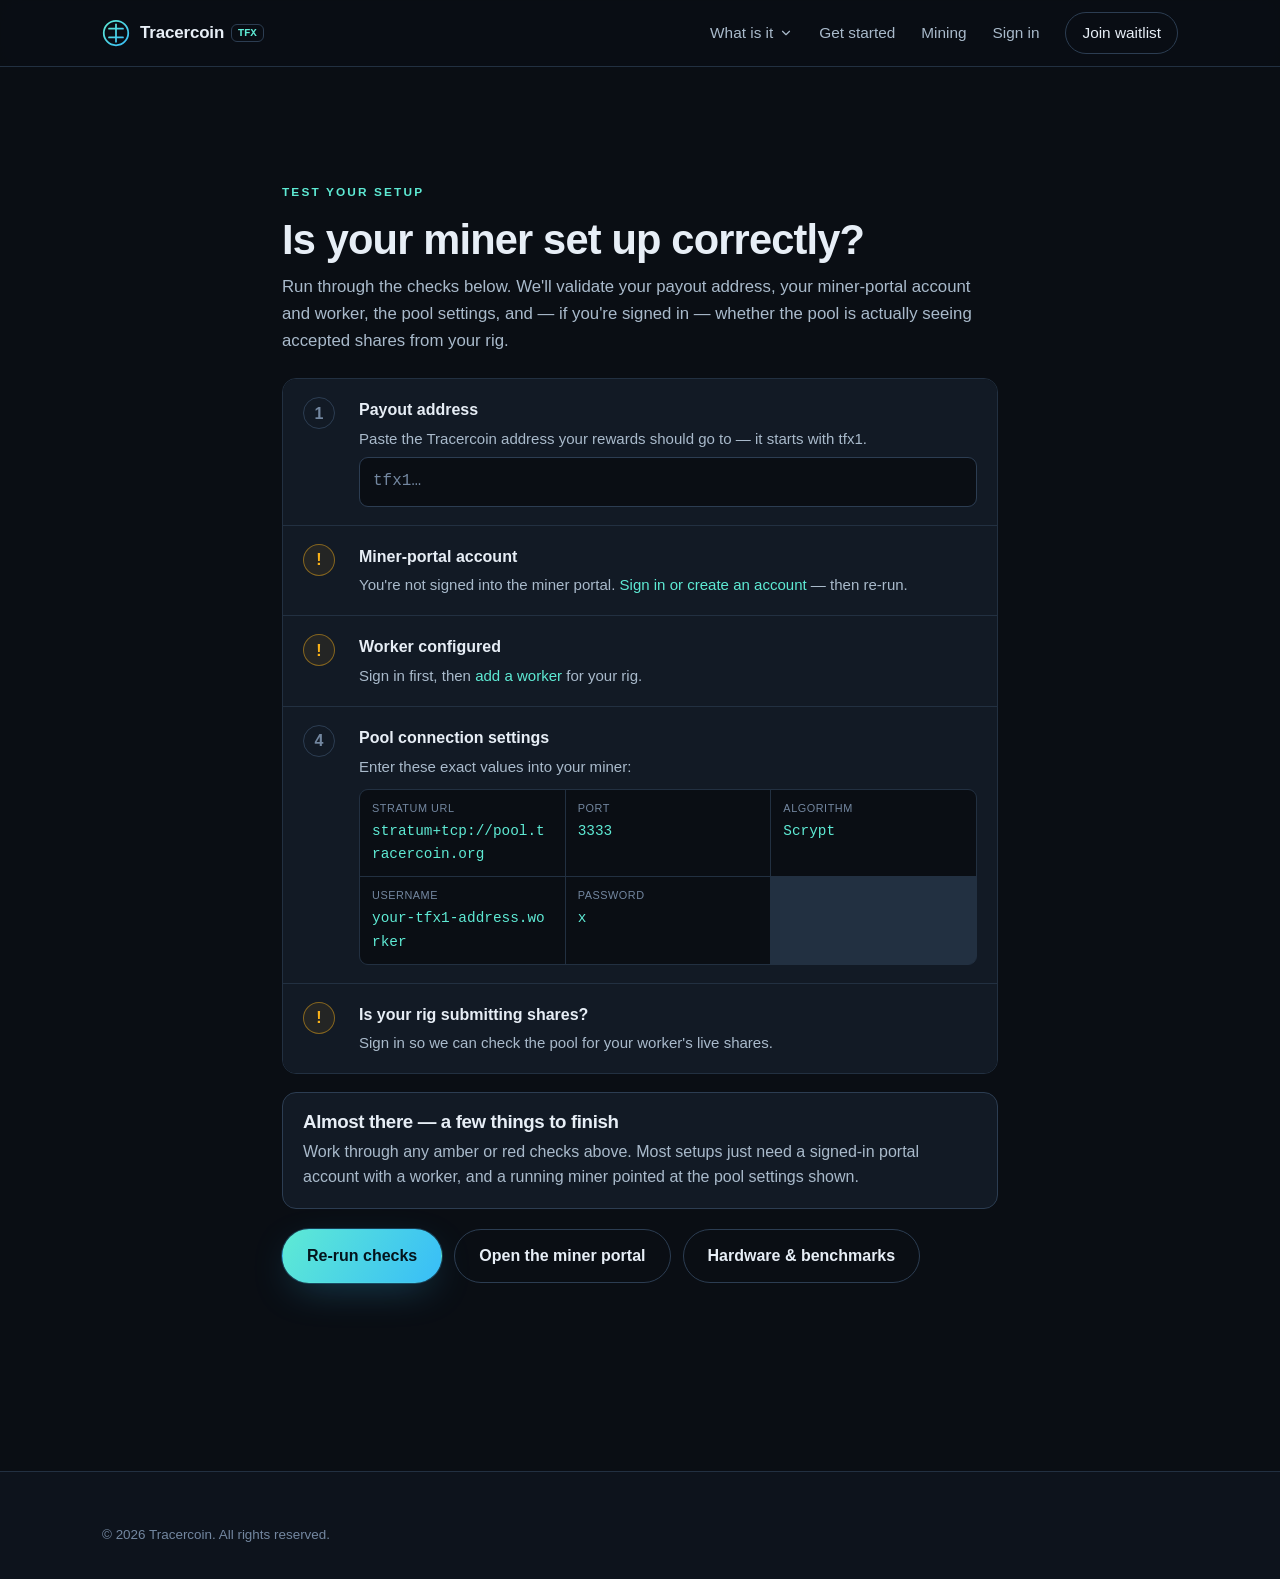
<file: pool/test-setup/index.html>
<!DOCTYPE html>
<html lang="en" data-tfx-auth="out" data-tfx-list="no" data-tfx-reg="no">
<head>
  <meta charset="UTF-8" />
  <meta name="viewport" content="width=device-width, initial-scale=1.0" />
  <title>Test Your Mining Setup — Tracercoin (TFX)</title>
  <meta name="description" content="Validate your Tracercoin miner setup with a series of checks: payout address, miner-portal account, a configured worker, the right pool settings, and whether your rig is submitting accepted shares." />
  <meta name="robots" content="noindex" />
  <meta name="theme-color" content="#0a0e14" />
  <link rel="icon" type="image/svg+xml" href="/assets/favicon.svg" />
  <link rel="stylesheet" href="/css/styles.css" />
  <script src="/js/auth-state.js"></script>

  <style>
    .ts { max-width: 760px; margin: 0 auto; padding: 8px 22px 80px; }
    .ts-lead { color: var(--text-soft); font-size: 1.05rem; margin: 0 0 8px; }

    .checks { margin: 24px 0 8px; border: 1px solid var(--border); border-radius: var(--radius); overflow: hidden; }
    .check-row { display: grid; grid-template-columns: 42px 1fr; gap: 14px; padding: 18px 20px;
      background: var(--surface); border-top: 1px solid var(--border); align-items: start; }
    .check-row:first-child { border-top: 0; }
    .ci { width: 32px; height: 32px; border-radius: 50%; display: grid; place-items: center; flex: none;
      border: 1px solid var(--border-2); color: var(--text-dim); font-weight: 700; }
    .ci.pending { color: var(--text-dim); }
    .ci.pass { color: var(--success); border-color: rgba(74,222,128,.4); background: rgba(74,222,128,.08); }
    .ci.warn { color: #fab219; border-color: rgba(250,178,25,.45); background: rgba(250,178,25,.08); }
    .ci.fail { color: var(--danger); border-color: rgba(248,113,113,.45); background: rgba(248,113,113,.08); }
    .ci .spin { width: 16px; height: 16px; border: 2px solid var(--border-2); border-top-color: var(--accent-2);
      border-radius: 50%; animation: sp .7s linear infinite; }
    @keyframes sp { to { transform: rotate(360deg); } }
    .check-title { font-weight: 600; color: var(--text); }
    .check-detail { color: var(--text-soft); font-size: .94rem; margin-top: 4px; }
    .check-detail a { color: var(--accent-2); }

    .field { margin: 6px 0 0; }
    .field input { width: 100%; padding: 11px 13px; background: var(--bg); color: var(--text);
      border: 1px solid var(--border-2); border-radius: var(--radius-sm); font: inherit; font-size: 1rem; font-family: var(--mono); }
    .field input:focus-visible { outline: 2px solid var(--accent); outline-offset: 1px; border-color: var(--accent); }

    .params { display: grid; grid-template-columns: repeat(auto-fit, minmax(160px,1fr)); gap: 1px;
      background: var(--border); border: 1px solid var(--border); border-radius: var(--radius-sm); overflow: hidden; margin-top: 10px; }
    .params .p { background: var(--bg); padding: 10px 12px; }
    .params dt { font-size: .68rem; text-transform: uppercase; letter-spacing: .05em; color: var(--text-dim); margin: 0 0 3px; }
    .params dd { margin: 0; font-family: var(--mono); font-size: .9rem; color: var(--accent-2); word-break: break-all; }

    .verdict { margin: 18px 0 0; padding: 18px 20px; border-radius: var(--radius); border: 1px solid var(--border-2);
      background: var(--surface); }
    .verdict.ok { border-color: rgba(74,222,128,.4); background: rgba(74,222,128,.06); }
    .verdict h3 { margin: 0 0 6px; }
    .verdict p { margin: 0; color: var(--text-soft); }
    .ts-actions { display: flex; gap: 12px; flex-wrap: wrap; margin-top: 20px; }
  </style>
</head>
<body>
  <a class="skip-link" href="#main">Skip to main content</a>

  <header class="site-header" id="top">
    <nav class="nav container" aria-label="Primary">
      <a class="brand" href="/" aria-label="Tracercoin home">
        <span class="brand-mark" aria-hidden="true">
          <svg viewBox="0 0 32 32" width="28" height="28" role="img" aria-hidden="true">
            <defs><linearGradient id="lg" x1="0" y1="0" x2="1" y2="1">
              <stop offset="0" stop-color="#5eead4" /><stop offset="1" stop-color="#38bdf8" />
            </linearGradient></defs>
            <circle cx="16" cy="16" r="14" fill="none" stroke="url(#lg)" stroke-width="2" />
            <path d="M16 6 v20 M8 11 h16 M8 21 h16" fill="none" stroke="url(#lg)" stroke-width="2" stroke-linecap="round" />
          </svg>
        </span>
        <span class="brand-name">Tracercoin <span class="ticker">TFX</span></span>
      </a>
      <button class="nav-toggle" aria-expanded="false" aria-controls="nav-links" aria-label="Toggle navigation menu">
        <span></span><span></span><span></span>
      </button>
      <ul class="nav-links" id="nav-links">
        <li class="nav-has-dropdown">
          <details class="nav-dropdown">
            <summary>What is it
              <svg class="caret" viewBox="0 0 24 24" width="14" height="14" aria-hidden="true"><path d="M6 9l6 6 6-6" fill="none" stroke="currentColor" stroke-width="2" stroke-linecap="round" stroke-linejoin="round"/></svg>
            </summary>
            <ul class="dropdown-menu">
              <li><a href="/about/#what">What is Tracercoin?<small>The proof-of-work memory chain</small></a></li>
              <li><a href="/about/#wallet">What is the Tracercoin wallet?<small>Hold, send &amp; receive TFX</small></a></li>
              <li><a href="/about/#exchange">What is the Tracercoin exchange?<small>Trading TFX — what's planned</small></a></li>
            </ul>
          </details>
        </li>
        <li><a href="/">Get started</a></li>
        <li><a href="/pool/" aria-current="page">Mining</a></li>
        <li data-tfx="auth-only"><a href="/status/">Status</a></li>
        <li data-tfx="auth-only"><a href="/portal/">Miner portal</a></li>
        <li data-tfx="auth-only"><button type="button" class="btn btn-ghost btn-sm" data-tfx-logout>Sign out</button></li>
        <li data-tfx="noauth-only"><a href="/portal/">Sign in</a></li>
        <li data-tfx="anon-only"><a class="btn btn-ghost btn-sm" href="/#waitlist">Join waitlist</a></li>
      </ul>
    </nav>
  </header>

  <main id="main">
    <section class="section">
      <div class="ts">
        <p class="section-eyebrow">Test your setup</p>
        <h1 class="section-title" style="margin-bottom:10px;">Is your miner set up correctly?</h1>
        <p class="ts-lead">Run through the checks below. We'll validate your payout address, your miner-portal
          account and worker, the pool settings, and — if you're signed in — whether the pool is actually
          seeing accepted shares from your rig.</p>

        <div class="checks" id="checks">
          <!-- CHECK 1: address -->
          <div class="check-row" data-check="addr">
            <div class="ci pending" id="ci-addr" aria-hidden="true">1</div>
            <div>
              <div class="check-title">Payout address</div>
              <div class="check-detail" id="d-addr">Paste the Tracercoin address your rewards should go to — it starts with <span class="inline-code">tfx1</span>.</div>
              <div class="field"><input type="text" id="addr-input" placeholder="tfx1…" autocapitalize="none" spellcheck="false" autocomplete="off" /></div>
            </div>
          </div>
          <!-- CHECK 2: portal account -->
          <div class="check-row" data-check="account">
            <div class="ci pending" id="ci-account" aria-hidden="true">2</div>
            <div>
              <div class="check-title">Miner-portal account</div>
              <div class="check-detail" id="d-account">Checking whether you're signed in…</div>
            </div>
          </div>
          <!-- CHECK 3: worker -->
          <div class="check-row" data-check="worker">
            <div class="ci pending" id="ci-worker" aria-hidden="true">3</div>
            <div>
              <div class="check-title">Worker configured</div>
              <div class="check-detail" id="d-worker">A worker is the login your rig uses to connect.</div>
            </div>
          </div>
          <!-- CHECK 4: pool settings -->
          <div class="check-row" data-check="pool">
            <div class="ci pending" id="ci-pool" aria-hidden="true">4</div>
            <div>
              <div class="check-title">Pool connection settings</div>
              <div class="check-detail">Enter these exact values into your miner:</div>
              <dl class="params">
                <div class="p"><dt>Stratum URL</dt><dd>stratum+tcp://pool.tracercoin.org</dd></div>
                <div class="p"><dt>Port</dt><dd>3333</dd></div>
                <div class="p"><dt>Algorithm</dt><dd>Scrypt</dd></div>
                <div class="p"><dt>Username</dt><dd>your-tfx1-address.worker</dd></div>
                <div class="p"><dt>Password</dt><dd>x</dd></div>
              </dl>
            </div>
          </div>
          <!-- CHECK 5: live shares -->
          <div class="check-row" data-check="live">
            <div class="ci pending" id="ci-live" aria-hidden="true">5</div>
            <div>
              <div class="check-title">Is your rig submitting shares?</div>
              <div class="check-detail" id="d-live">Sign in to the portal so we can check the pool for your worker's live activity.</div>
            </div>
          </div>
        </div>

        <div class="verdict" id="verdict" hidden>
          <h3 id="v-title">—</h3>
          <p id="v-text"></p>
        </div>

        <div class="ts-actions">
          <button class="btn btn-primary" id="rerun">Re-run checks</button>
          <a class="btn btn-ghost" href="/portal/">Open the miner portal</a>
          <a class="btn btn-ghost" href="/pool/#hardware">Hardware &amp; benchmarks</a>
        </div>
      </div>
    </section>
  </main>

  <footer class="site-footer">
    <div class="container">
      <p class="copyright">&copy; <span id="year">2026</span> Tracercoin. All rights reserved.</p>
    </div>
  </footer>

  <script src="/js/main.js" defer></script>
  <script>
    (function () {
      "use strict";
      var TOKEN = "tfx_portal_token";
      function getTok() { try { return localStorage.getItem(TOKEN) || ""; } catch (e) { return ""; } }
      function $(id) { return document.getElementById(id); }
      function esc(s) { var d = document.createElement("div"); d.textContent = s == null ? "" : String(s); return d.innerHTML; }

      var ICON = { pass: "✓", warn: "!", fail: "✕" };
      function setCheck(name, state, html, n) {
        var ci = $("ci-" + name), d = $("d-" + name);
        ci.className = "ci " + state;
        if (state === "running") { ci.classList.remove("running"); ci.className = "ci pending"; ci.innerHTML = '<span class="spin"></span>'; }
        else ci.textContent = (state === "pending") ? (n || "") : (ICON[state] || "");
        if (d && html != null) d.innerHTML = html;
        results[name] = state;
      }

      function api(path) {
        return fetch("/api/portal" + path, { headers: { "Accept": "application/json", "Authorization": "Bearer " + getTok() } })
          .then(function (r) { return r.json().catch(function () { return {}; }).then(function (j) {
            if (!r.ok) { var e = new Error(j.detail || ("Error " + r.status)); e.status = r.status; throw e; } return j; }); });
      }

      var results = {};
      var ADDR_RE = /^tfx1[023456789acdefghjklmnpqrstuvwxyz]{25,87}$/; // bech32-ish, lenient

      function checkAddr() {
        var v = ($("addr-input").value || "").trim().toLowerCase();
        if (!v) { setCheck("addr", "pending", 'Paste the Tracercoin address your rewards should go to — it starts with <span class="inline-code">tfx1</span>.', 1);
          $("addr-input").parentNode.style.display = ""; renderVerdict(); return; }
        if (ADDR_RE.test(v)) setCheck("addr", "pass", "That looks like a valid Tracercoin address. Use it as your worker username.");
        else setCheck("addr", "fail", "That doesn't look like a <span class=\"inline-code\">tfx1</span> address. Generate one in the Tracercoin wallet.");
        renderVerdict();
      }

      function runPortalChecks() {
        var tok = getTok();
        if (!tok) {
          setCheck("account", "warn", 'You\'re not signed into the miner portal. <a href="/portal/">Sign in or create an account</a> — then re-run.');
          setCheck("worker", "warn", 'Sign in first, then <a href="/portal/">add a worker</a> for your rig.');
          setCheck("live", "warn", 'Sign in so we can check the pool for your worker\'s live shares.');
          renderVerdict(); return;
        }
        setCheck("account", "running"); setCheck("worker", "running"); setCheck("live", "running");
        api("/me").then(function (me) {
          setCheck("account", "pass", "Signed in as <strong>" + esc(me.username) + "</strong>.");
          return api("/workers");
        }).then(function (w) {
          var list = (w && w.workers) || [];
          if (list.length) {
            var logins = list.map(function (x) { return '<span class="inline-code">' + esc(x.login) + "</span>"; }).join(", ");
            setCheck("worker", "pass", list.length + " worker" + (list.length > 1 ? "s" : "") + " configured: " + logins + ".");
          } else {
            setCheck("worker", "warn", 'No workers yet — <a href="/portal/">add one in the portal</a> to get a rig login.');
          }
          return api("/activity");
        }).then(function (a) {
          var workers = (a && a.workers) || [];
          var online = workers.filter(function (x) { return x.online; });
          var hasShares = workers.some(function (x) { return (x.shares_valid || 0) > 0; });
          if (online.length && hasShares) {
            setCheck("live", "pass", "Your rig is connected and the pool is accepting shares. You're mining correctly. 🎉");
          } else if (workers.length) {
            setCheck("live", "warn", "We can see your worker, but no accepted shares yet. If your miner is running, re-check the pool settings above — and note the pool may still be coming online during launch phase.");
          } else {
            setCheck("live", "warn", (a && a.note) ? esc(a.note) : "No worker activity from the pool yet. Start your miner with the settings above, then re-run this check.");
          }
          renderVerdict();
        }).catch(function (err) {
          if (err.status === 401) {
            setCheck("account", "warn", 'Your portal session expired. <a href="/portal/">Sign in again</a>, then re-run.');
            setCheck("worker", "warn", "Sign in to check your workers.");
            setCheck("live", "warn", "Sign in to check live shares.");
          } else {
            setCheck("live", "warn", "Couldn't reach the pool right now. Try again in a moment.");
          }
          renderVerdict();
        });
      }

      function renderVerdict() {
        var v = $("verdict"), t = $("v-title"), p = $("v-text");
        var core = [results.addr, results.account, results.worker];
        var allCore = core.every(function (s) { return s === "pass"; });
        var live = results.live;
        if (allCore && live === "pass") {
          v.hidden = false; v.className = "verdict ok";
          t.textContent = "✓ You're set up correctly.";
          p.textContent = "Address, account, worker, and live shares all check out. Watch your hashrate and payouts in the miner portal.";
        } else if (results.addr === "fail" || results.account === "warn" || results.worker === "warn" || live === "warn") {
          v.hidden = false; v.className = "verdict";
          t.textContent = "Almost there — a few things to finish";
          p.textContent = "Work through any amber or red checks above. Most setups just need a signed-in portal account with a worker, and a running miner pointed at the pool settings shown.";
        } else {
          v.hidden = true;
        }
      }

      $("addr-input").addEventListener("input", checkAddr);
      $("rerun").addEventListener("click", function () { checkAddr(); runPortalChecks(); });

      // initial run
      checkAddr();
      runPortalChecks();
    })();
  </script>
</body>
</html>
</file>
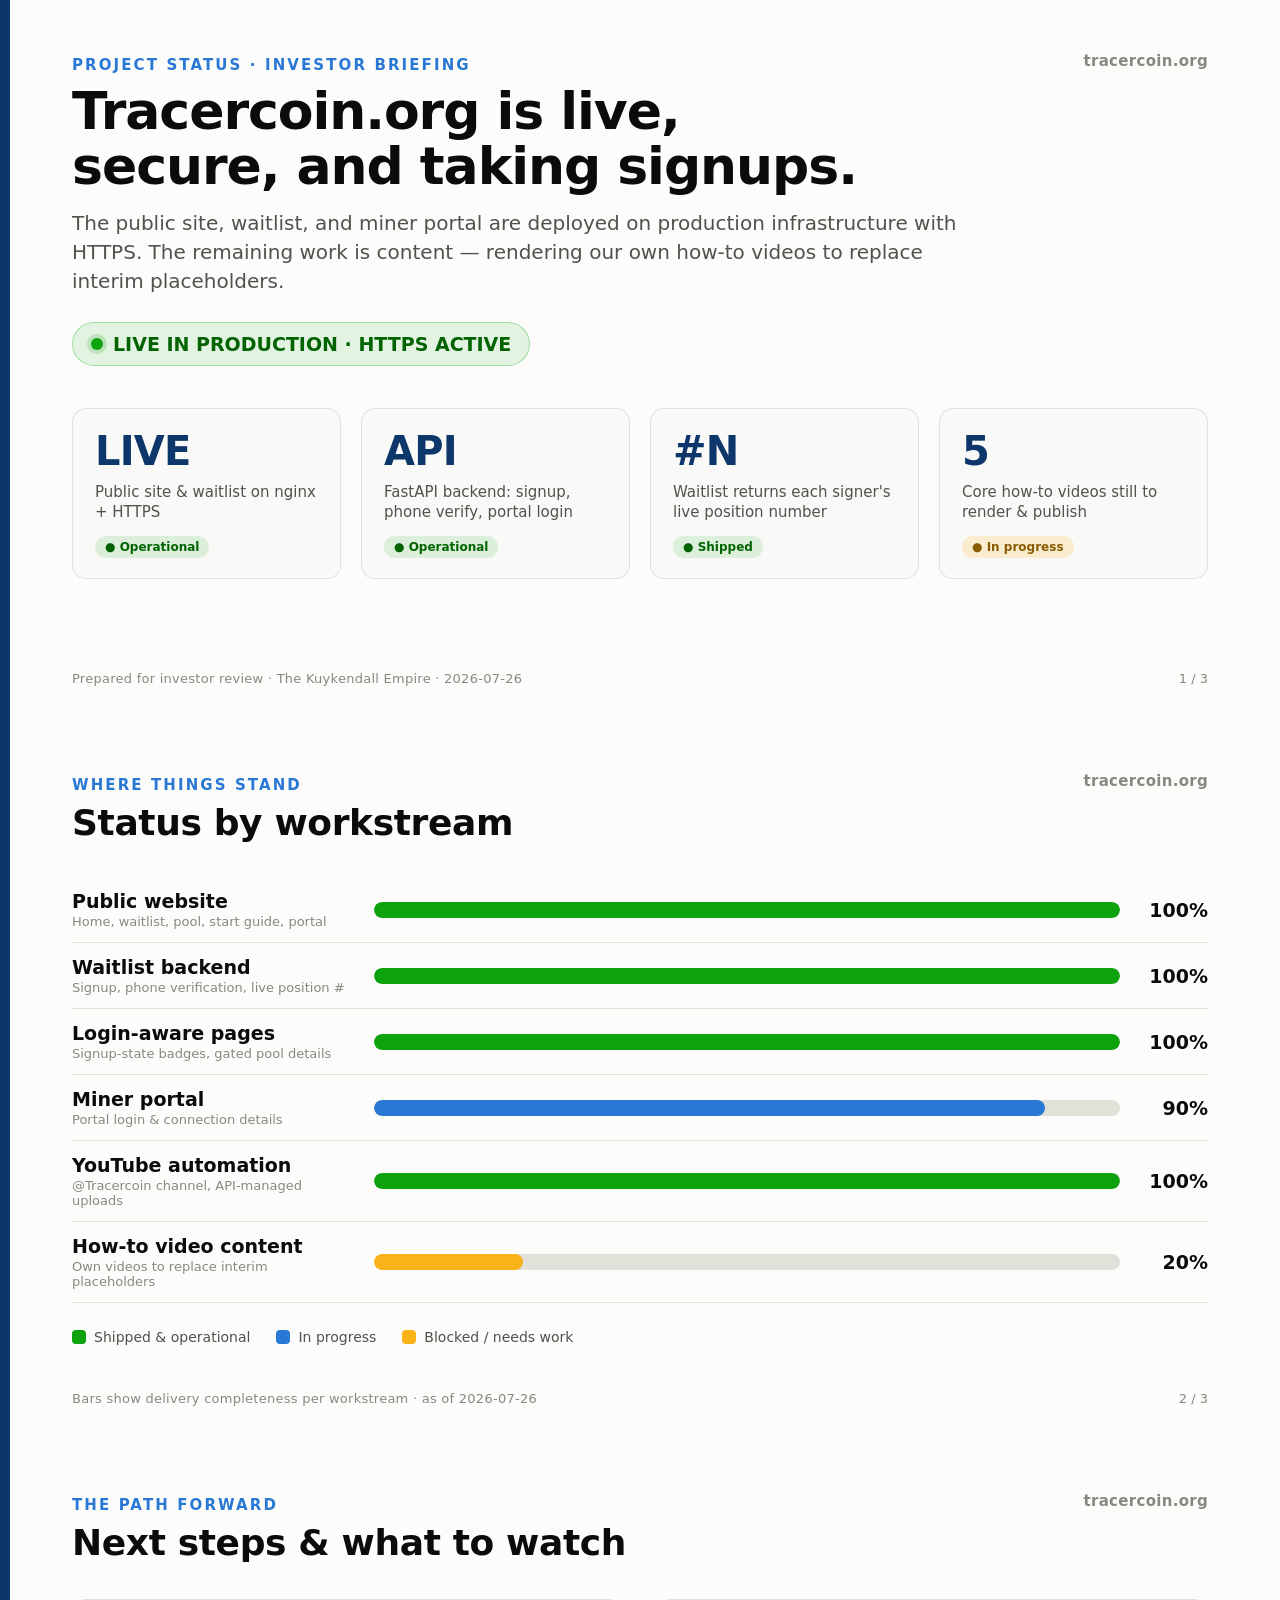
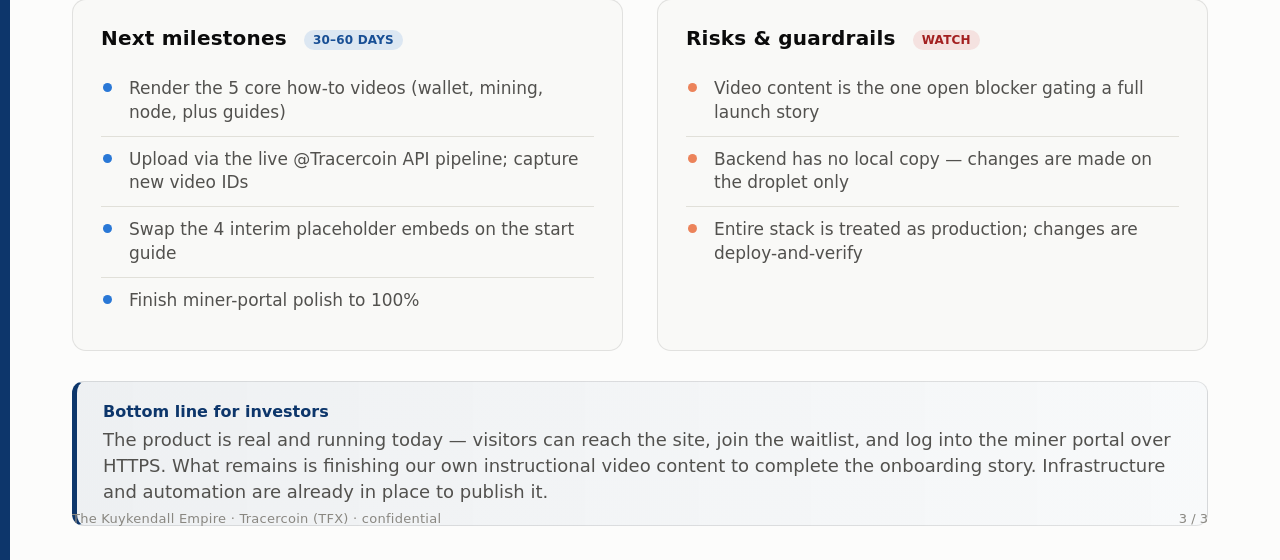
<file: investor-status/tracercoin-status-deck.html>
<!DOCTYPE html>
<html lang="en" data-theme="light">
<head>
<meta charset="utf-8">
<title>Tracercoin.org — Project Status</title>
<style>
  :root{
    --surface-1:#fcfcfb; --page:#f9f9f7;
    --ink:#0b0b0b; --ink-2:#52514e; --muted:#898781;
    --grid:#e1e0d9; --baseline:#c3c2b7;
    --border:rgba(11,11,11,0.10);
    --blue:#2a78d6; --blue-100:#cde2fb; --blue-250:#86b6ef;
    --good:#0ca30c; --warning:#fab219; --serious:#ec835a; --critical:#d03b3b;
    --good-ink:#006300;
    --brand:#0d366b;
  }
  *{box-sizing:border-box; margin:0; padding:0;}
  html,body{font-family:system-ui,-apple-system,"Segoe UI",sans-serif; color:var(--ink); background:var(--page);}
  @page{ size:1280px 720px; margin:0; }
  .slide{
    width:1280px; height:720px; position:relative;
    background:var(--surface-1); overflow:hidden;
    page-break-after:always; break-after:page;
    padding:56px 72px;
  }
  .slide:last-child{ page-break-after:auto; break-after:auto; }
  .accent{ position:absolute; left:0; top:0; width:10px; height:100%; background:var(--brand); }
  .kicker{ font-size:15px; letter-spacing:.14em; text-transform:uppercase; color:var(--blue); font-weight:700; }
  .brandmark{ position:absolute; right:72px; top:52px; font-size:15px; font-weight:700; color:var(--muted); letter-spacing:.02em;}
  h1{ font-size:52px; line-height:1.05; font-weight:800; letter-spacing:-0.02em; margin-top:10px; }
  h2{ font-size:36px; font-weight:800; letter-spacing:-0.01em; margin-top:8px; }
  .sub{ font-size:20px; color:var(--ink-2); margin-top:16px; max-width:900px; line-height:1.45; }
  .foot{ position:absolute; left:72px; bottom:34px; font-size:13px; color:var(--muted); letter-spacing:.02em;}
  .pageno{ position:absolute; right:72px; bottom:34px; font-size:13px; color:var(--muted); }

  /* status badge */
  .status-pill{ display:inline-flex; align-items:center; gap:10px; margin-top:26px;
    background:rgba(12,163,12,0.10); color:var(--good-ink); font-weight:700; font-size:19px;
    padding:10px 18px; border-radius:999px; border:1px solid rgba(12,163,12,0.30); }
  .dot{ width:12px; height:12px; border-radius:50%; background:var(--good); box-shadow:0 0 0 4px rgba(12,163,12,0.18);}

  /* KPI tiles */
  .tiles{ display:grid; grid-template-columns:repeat(4,1fr); gap:20px; margin-top:42px; }
  .tile{ background:var(--page); border:1px solid var(--border); border-radius:14px; padding:22px 22px 20px; }
  .tile .val{ font-size:40px; font-weight:800; letter-spacing:-0.02em; color:var(--brand); line-height:1; }
  .tile .lbl{ font-size:15px; color:var(--ink-2); margin-top:12px; line-height:1.3; }
  .tile .tag{ display:inline-block; font-size:12px; font-weight:700; margin-top:14px; padding:4px 10px; border-radius:999px; }
  .t-live{ background:rgba(12,163,12,0.12); color:var(--good-ink); }
  .t-warn{ background:rgba(250,178,25,0.18); color:#8a5b00; }

  /* progress rows */
  .rows{ margin-top:34px; }
  .row{ display:grid; grid-template-columns:280px 1fr 66px; align-items:center; gap:22px; padding:13px 0; border-bottom:1px solid var(--grid); }
  .row .name{ font-size:19px; font-weight:600; }
  .row .name small{ display:block; font-size:13px; color:var(--muted); font-weight:400; margin-top:2px; }
  .track{ position:relative; height:16px; background:var(--grid); border-radius:8px; overflow:hidden; }
  .fill{ position:absolute; left:0; top:0; height:100%; border-radius:8px; background:var(--blue); }
  .fill.done{ background:var(--good); }
  .fill.mid{ background:var(--blue); }
  .fill.low{ background:var(--warning); }
  .pct{ font-size:19px; font-weight:800; text-align:right; font-variant-numeric:tabular-nums; }
  .legend{ margin-top:26px; display:flex; gap:26px; font-size:14px; color:var(--ink-2); }
  .legend span{ display:inline-flex; align-items:center; gap:8px; }
  .sw{ width:14px; height:14px; border-radius:4px; }

  /* next steps columns */
  .cols{ display:grid; grid-template-columns:1fr 1fr; gap:34px; margin-top:36px; }
  .card{ background:var(--page); border:1px solid var(--border); border-radius:14px; padding:26px 28px; }
  .card h3{ font-size:20px; font-weight:800; letter-spacing:.01em; }
  .card h3 .chip{ font-size:12px; font-weight:700; padding:3px 9px; border-radius:999px; margin-left:10px; vertical-align:middle;}
  .chip-next{ background:rgba(42,120,214,0.14); color:#184f95; }
  .chip-risk{ background:rgba(208,59,59,0.12); color:#a32020; }
  .card ul{ list-style:none; margin-top:16px; }
  .card li{ font-size:17px; color:var(--ink-2); line-height:1.4; padding:11px 0 11px 28px; position:relative; border-top:1px solid var(--grid); }
  .card li:first-child{ border-top:none; }
  .card li::before{ content:""; position:absolute; left:2px; top:17px; width:9px; height:9px; border-radius:50%; background:var(--blue); }
  .card.risk li::before{ background:var(--serious); }
  .ask{ margin-top:30px; background:linear-gradient(90deg, rgba(13,54,107,0.06), rgba(42,120,214,0.02)); border:1px solid var(--border); border-left:5px solid var(--brand); border-radius:12px; padding:20px 26px; }
  .ask b{ color:var(--brand); }
  .ask p{ font-size:18px; color:var(--ink-2); line-height:1.45; margin-top:6px; }
</style>
</head>
<body>

<!-- SLIDE 1 -->
<section class="slide">
  <div class="accent"></div>
  <div class="brandmark">tracercoin.org</div>
  <div class="kicker">Project Status · Investor Briefing</div>
  <h1>Tracercoin.org is live,<br>secure, and taking signups.</h1>
  <p class="sub">The public site, waitlist, and miner portal are deployed on production infrastructure with HTTPS. The remaining work is content — rendering our own how-to videos to replace interim placeholders.</p>
  <div class="status-pill"><span class="dot"></span> LIVE IN PRODUCTION · HTTPS ACTIVE</div>

  <div class="tiles">
    <div class="tile"><div class="val">LIVE</div><div class="lbl">Public site &amp; waitlist on nginx + HTTPS</div><div class="tag t-live">● Operational</div></div>
    <div class="tile"><div class="val">API</div><div class="lbl">FastAPI backend: signup, phone verify, portal login</div><div class="tag t-live">● Operational</div></div>
    <div class="tile"><div class="val">#N</div><div class="lbl">Waitlist returns each signer's live position number</div><div class="tag t-live">● Shipped</div></div>
    <div class="tile"><div class="val">5</div><div class="lbl">Core how-to videos still to render &amp; publish</div><div class="tag t-warn">● In progress</div></div>
  </div>

  <div class="foot">Prepared for investor review · The Kuykendall Empire · 2026-07-26</div>
  <div class="pageno">1 / 3</div>
</section>

<!-- SLIDE 2 -->
<section class="slide">
  <div class="accent"></div>
  <div class="brandmark">tracercoin.org</div>
  <div class="kicker">Where things stand</div>
  <h2>Status by workstream</h2>

  <div class="rows">
    <div class="row">
      <div class="name">Public website<small>Home, waitlist, pool, start guide, portal</small></div>
      <div class="track"><div class="fill done" style="width:100%"></div></div>
      <div class="pct">100%</div>
    </div>
    <div class="row">
      <div class="name">Waitlist backend<small>Signup, phone verification, live position #</small></div>
      <div class="track"><div class="fill done" style="width:100%"></div></div>
      <div class="pct">100%</div>
    </div>
    <div class="row">
      <div class="name">Login-aware pages<small>Signup-state badges, gated pool details</small></div>
      <div class="track"><div class="fill done" style="width:100%"></div></div>
      <div class="pct">100%</div>
    </div>
    <div class="row">
      <div class="name">Miner portal<small>Portal login &amp; connection details</small></div>
      <div class="track"><div class="fill mid" style="width:90%"></div></div>
      <div class="pct">90%</div>
    </div>
    <div class="row">
      <div class="name">YouTube automation<small>@Tracercoin channel, API-managed uploads</small></div>
      <div class="track"><div class="fill done" style="width:100%"></div></div>
      <div class="pct">100%</div>
    </div>
    <div class="row">
      <div class="name">How-to video content<small>Own videos to replace interim placeholders</small></div>
      <div class="track"><div class="fill low" style="width:20%"></div></div>
      <div class="pct">20%</div>
    </div>
  </div>

  <div class="legend">
    <span><i class="sw" style="background:var(--good)"></i> Shipped &amp; operational</span>
    <span><i class="sw" style="background:var(--blue)"></i> In progress</span>
    <span><i class="sw" style="background:var(--warning)"></i> Blocked / needs work</span>
  </div>

  <div class="foot">Bars show delivery completeness per workstream · as of 2026-07-26</div>
  <div class="pageno">2 / 3</div>
</section>

<!-- SLIDE 3 -->
<section class="slide">
  <div class="accent"></div>
  <div class="brandmark">tracercoin.org</div>
  <div class="kicker">The path forward</div>
  <h2>Next steps &amp; what to watch</h2>

  <div class="cols">
    <div class="card">
      <h3>Next milestones <span class="chip chip-next">30–60 DAYS</span></h3>
      <ul>
        <li>Render the 5 core how-to videos (wallet, mining, node, plus guides)</li>
        <li>Upload via the live @Tracercoin API pipeline; capture new video IDs</li>
        <li>Swap the 4 interim placeholder embeds on the start guide</li>
        <li>Finish miner-portal polish to 100%</li>
      </ul>
    </div>
    <div class="card risk">
      <h3>Risks &amp; guardrails <span class="chip chip-risk">WATCH</span></h3>
      <ul>
        <li>Video content is the one open blocker gating a full launch story</li>
        <li>Backend has no local copy — changes are made on the droplet only</li>
        <li>Entire stack is treated as production; changes are deploy-and-verify</li>
      </ul>
    </div>
  </div>

  <div class="ask">
    <b>Bottom line for investors</b>
    <p>The product is real and running today — visitors can reach the site, join the waitlist, and log into the miner portal over HTTPS. What remains is finishing our own instructional video content to complete the onboarding story. Infrastructure and automation are already in place to publish it.</p>
  </div>

  <div class="foot">The Kuykendall Empire · Tracercoin (TFX) · confidential</div>
  <div class="pageno">3 / 3</div>
</section>

</body>
</html>
</file>
<file: css/styles.css>
/* ============================================================
   Tracercoin (TFX) — landing page styles
   Vanilla CSS. Dark, modern crypto/tech aesthetic.
   ============================================================ */

:root {
  /* palette */
  --bg:        #0a0e14;
  --bg-alt:    #0d131c;
  --surface:   #121a25;
  --surface-2: #17212f;
  --border:    #223041;
  --border-2:  #2c3d52;

  --text:      #e7eef6;
  --text-soft: #a9bacb;
  --text-dim:  #7387a0;

  --accent:    #38bdf8; /* sky */
  --accent-2:  #5eead4; /* teal */
  --accent-ink:#04141c;

  --danger:    #f87171;
  --success:   #4ade80;

  --radius:    14px;
  --radius-sm: 9px;
  --maxw:      1120px;

  --shadow:    0 18px 50px -20px rgba(0,0,0,.7);
  --glow:      0 0 0 1px rgba(56,189,248,.25), 0 12px 40px -12px rgba(56,189,248,.35);

  --font: -apple-system, BlinkMacSystemFont, "Segoe UI", Roboto, Helvetica, Arial,
          "Apple Color Emoji", "Segoe UI Emoji", sans-serif;
  --mono: ui-monospace, SFMono-Regular, "SF Mono", Menlo, Consolas, monospace;
}

/* ---------- reset ---------- */
*, *::before, *::after { box-sizing: border-box; }
* { margin: 0; }
html { scroll-behavior: smooth; -webkit-text-size-adjust: 100%; }
@media (prefers-reduced-motion: reduce) {
  html { scroll-behavior: auto; }
  *, *::before, *::after { animation-duration: .01ms !important; transition-duration: .01ms !important; }
}

body {
  font-family: var(--font);
  background: var(--bg);
  color: var(--text);
  line-height: 1.6;
  -webkit-font-smoothing: antialiased;
  text-rendering: optimizeLegibility;
  overflow-x: hidden;
}

img, svg { display: block; max-width: 100%; }
a { color: inherit; text-decoration: none; }

/* ---------- layout ---------- */
.container { width: 100%; max-width: var(--maxw); margin-inline: auto; padding-inline: 22px; }
.container.narrow { max-width: 720px; }

.section { padding: clamp(56px, 9vw, 108px) 0; }
.section-alt { background: var(--bg-alt); border-top: 1px solid var(--border); border-bottom: 1px solid var(--border); }

/* ---------- accessibility ---------- */
.skip-link {
  position: absolute; left: -999px; top: 0; z-index: 1000;
  background: var(--accent); color: var(--accent-ink);
  padding: 10px 16px; border-radius: 0 0 var(--radius-sm) 0; font-weight: 700;
}
.skip-link:focus { left: 0; }

:focus-visible {
  outline: 2px solid var(--accent);
  outline-offset: 2px;
  border-radius: 4px;
}

/* ---------- typography ---------- */
h1, h2, h3 { line-height: 1.15; letter-spacing: -0.02em; font-weight: 700; }

.eyebrow, .section-eyebrow {
  text-transform: uppercase;
  letter-spacing: .18em;
  font-size: .74rem;
  font-weight: 700;
  color: var(--accent-2);
}
.section-eyebrow { margin-bottom: 14px; }

.section-title { font-size: clamp(1.7rem, 3.6vw, 2.6rem); margin-bottom: 16px; }
.section-lead { color: var(--text-soft); font-size: 1.08rem; max-width: 62ch; margin-bottom: 40px; }

.grad-text {
  background: linear-gradient(120deg, var(--accent-2), var(--accent));
  -webkit-background-clip: text; background-clip: text;
  -webkit-text-fill-color: transparent; color: transparent;
}

/* ---------- buttons ---------- */
.btn {
  display: inline-flex; align-items: center; justify-content: center; gap: 8px;
  font-family: inherit; font-weight: 600; font-size: 1rem;
  padding: 13px 24px; border-radius: 999px; border: 1px solid transparent;
  cursor: pointer; transition: transform .15s ease, box-shadow .2s ease, background .2s ease, border-color .2s ease;
  white-space: nowrap;
}
.btn-sm { padding: 8px 16px; font-size: .92rem; }
.btn-block { width: 100%; }

.btn-primary {
  background: linear-gradient(120deg, var(--accent-2), var(--accent));
  color: var(--accent-ink);
  box-shadow: var(--glow);
}
.btn-primary:hover { transform: translateY(-2px); box-shadow: 0 0 0 1px rgba(56,189,248,.4), 0 18px 44px -12px rgba(56,189,248,.5); }
.btn-primary:disabled { opacity: .6; cursor: progress; transform: none; }

.btn-ghost {
  background: transparent; color: var(--text);
  border-color: var(--border-2);
}
.btn-ghost:hover { border-color: var(--accent); color: #fff; transform: translateY(-2px); }

/* ---------- header / nav ---------- */
.site-header {
  position: sticky; top: 0; z-index: 100;
  background: rgba(10,14,20,.82);
  backdrop-filter: saturate(160%) blur(12px);
  border-bottom: 1px solid var(--border);
}
.nav { display: flex; align-items: center; justify-content: space-between; height: 66px; }
.brand { display: inline-flex; align-items: center; gap: 10px; font-weight: 700; letter-spacing: -.01em; }
.brand-mark { display: inline-flex; }
.brand-name { font-size: 1.06rem; }
.ticker {
  font-family: var(--mono); font-size: .68rem; color: var(--accent-2);
  border: 1px solid var(--border-2); padding: 2px 6px; border-radius: 6px;
  vertical-align: middle; margin-left: 2px;
}

.nav-links { list-style: none; display: flex; align-items: center; gap: 26px; padding: 0; }
.nav-links a { color: var(--text-soft); font-size: .96rem; font-weight: 500; transition: color .15s; }
.nav-links a:hover { color: var(--text); }
.nav-links .btn { color: var(--text); }

.nav-toggle {
  display: none; flex-direction: column; gap: 5px; background: none; border: 0;
  padding: 8px; cursor: pointer;
}
.nav-toggle span { width: 24px; height: 2px; background: var(--text); border-radius: 2px; transition: .2s; }
.nav-toggle[aria-expanded="true"] span:nth-child(1) { transform: translateY(7px) rotate(45deg); }
.nav-toggle[aria-expanded="true"] span:nth-child(2) { opacity: 0; }
.nav-toggle[aria-expanded="true"] span:nth-child(3) { transform: translateY(-7px) rotate(-45deg); }

/* ---------- hero ---------- */
.hero { position: relative; overflow: hidden; padding: clamp(70px, 12vw, 140px) 0 clamp(56px, 9vw, 96px); }
.hero-grid {
  position: absolute; inset: -2px; z-index: 0; pointer-events: none;
  background-image:
    radial-gradient(60% 55% at 50% -10%, rgba(56,189,248,.16), transparent 60%),
    radial-gradient(45% 40% at 85% 10%, rgba(94,234,212,.12), transparent 60%),
    linear-gradient(to right, rgba(56,189,248,.05) 1px, transparent 1px),
    linear-gradient(to bottom, rgba(56,189,248,.05) 1px, transparent 1px);
  background-size: auto, auto, 46px 46px, 46px 46px;
  mask-image: linear-gradient(to bottom, #000 0%, #000 55%, transparent 100%);
  -webkit-mask-image: linear-gradient(to bottom, #000 0%, #000 55%, transparent 100%);
}
.hero-inner { position: relative; z-index: 1; max-width: 780px; }
.hero .eyebrow { margin-bottom: 20px; }
.hero h1 { font-size: clamp(2.6rem, 7vw, 4.6rem); margin-bottom: 22px; }
.hero-sub { font-size: clamp(1.06rem, 2vw, 1.28rem); color: var(--text-soft); max-width: 60ch; margin-bottom: 32px; }
.hero-sub strong { color: var(--text); }
.hero-cta { display: flex; flex-wrap: wrap; gap: 14px; margin-bottom: 20px; }
.hero-note { font-size: .9rem; color: var(--text-dim); }

/* ---------- cards ---------- */
.cards { display: grid; grid-template-columns: repeat(3, 1fr); gap: 20px; }
.card {
  background: linear-gradient(180deg, var(--surface), var(--bg-alt));
  border: 1px solid var(--border);
  border-radius: var(--radius);
  padding: 28px 24px;
  transition: transform .2s ease, border-color .2s ease, box-shadow .2s ease;
}
.card:hover { transform: translateY(-4px); border-color: var(--border-2); box-shadow: var(--shadow); }
.card-icon {
  width: 46px; height: 46px; display: grid; place-items: center;
  border-radius: 12px; color: var(--accent-2);
  background: rgba(56,189,248,.1); border: 1px solid var(--border-2);
  margin-bottom: 18px;
}
.card h3 { font-size: 1.2rem; margin-bottom: 8px; }
.card p { color: var(--text-soft); font-size: .98rem; }

/* ---------- steps ---------- */
.steps {
  list-style: none; padding: 0; margin: 0 0 32px;
  display: grid; grid-template-columns: repeat(3, 1fr); gap: 22px; counter-reset: step;
}
.step {
  position: relative;
  background: var(--surface);
  border: 1px solid var(--border);
  border-radius: var(--radius);
  padding: 28px 24px;
}
.step-num {
  width: 42px; height: 42px; border-radius: 12px;
  display: grid; place-items: center; font-weight: 700; font-size: 1.1rem;
  background: linear-gradient(120deg, var(--accent-2), var(--accent));
  color: var(--accent-ink); margin-bottom: 16px;
}
.step h3 { font-size: 1.15rem; margin-bottom: 8px; }
.step p { color: var(--text-soft); font-size: .97rem; }

.callout {
  background: rgba(56,189,248,.06);
  border: 1px solid var(--border-2);
  border-left: 3px solid var(--accent);
  border-radius: var(--radius-sm);
  padding: 18px 20px; color: var(--text-soft); font-size: .98rem;
}
.callout strong { color: var(--text); }

/* ---------- specs / stats ---------- */
.stats {
  display: grid; grid-template-columns: repeat(3, 1fr); gap: 16px; margin: 0 0 44px;
}
.stat {
  background: var(--surface);
  border: 1px solid var(--border);
  border-radius: var(--radius);
  padding: 22px 22px 20px;
}
.stat dt {
  text-transform: uppercase; letter-spacing: .12em; font-size: .72rem;
  color: var(--text-dim); font-weight: 700; margin-bottom: 10px;
}
.stat dd { display: flex; align-items: baseline; gap: 8px; flex-wrap: wrap; }
.stat-num { font-size: 1.9rem; font-weight: 700; letter-spacing: -.02em; color: var(--text); }
.stat-unit { font-size: .92rem; color: var(--text-soft); }
.stat-quote { font-size: 1.02rem; color: var(--accent-2); font-style: italic; }

/* fair launch */
.fairlaunch {
  display: grid; grid-template-columns: 1fr 1fr; gap: 34px; align-items: center;
  background: linear-gradient(120deg, var(--surface), var(--bg-alt));
  border: 1px solid var(--border); border-radius: var(--radius);
  padding: 32px; margin-bottom: 24px;
}
.fairlaunch h3 { font-size: 1.35rem; margin-bottom: 10px; }
.fairlaunch p { color: var(--text-soft); }
.fairlaunch-bar { width: 100%; }
.bar {
  display: flex; width: 100%; height: 58px; border-radius: 12px; overflow: hidden;
  border: 1px solid var(--border-2);
}
.bar-mined, .bar-dev {
  display: grid; place-items: center; padding: 0 8px; text-align: center;
}
.bar-mined { background: linear-gradient(120deg, var(--accent-2), var(--accent)); color: var(--accent-ink); }
.bar-dev { background: var(--surface-2); color: var(--text-soft); }
.bar-label { font-size: .78rem; font-weight: 700; line-height: 1.2; }

.mining-note { color: var(--text-dim); font-size: .95rem; text-align: center; }

/* ---------- waitlist form ---------- */
.waitlist-form {
  position: relative;
  /* gradient border via padding-box/border-box layering */
  background:
    linear-gradient(var(--surface), var(--surface-2)) padding-box,
    linear-gradient(135deg, rgba(94,234,212,.55), rgba(56,189,248,.55)) border-box;
  border: 1px solid transparent;
  border-radius: var(--radius);
  padding: 34px 30px 30px;
  box-shadow: var(--shadow);
  overflow: hidden;
  isolation: isolate;
}
/* soft accent glow bleeding down from the top edge */
.waitlist-form::before {
  content: "";
  position: absolute; inset: 0; z-index: -1; pointer-events: none;
  background: radial-gradient(130% 90% at 50% -20%, rgba(56,189,248,.16), transparent 62%);
}
/* thin luminous accent strip along the top of the card */
.waitlist-form::after {
  content: "";
  position: absolute; top: 0; left: 0; right: 0; height: 3px; z-index: 1;
  background: linear-gradient(120deg, var(--accent-2), var(--accent));
  opacity: .9;
}

.field { margin-bottom: 6px; }
.field label {
  display: block; font-weight: 700; font-size: .8rem; margin-bottom: 9px;
  text-transform: uppercase; letter-spacing: .06em; color: var(--text-soft);
}
.field input[type="email"],
.field input[type="tel"] {
  width: 100%; font-family: inherit; font-size: 1.02rem; color: var(--text);
  background: rgba(6,10,16,.72); border: 1px solid var(--border-2); border-radius: var(--radius-sm);
  padding: 15px 16px; transition: border-color .15s, box-shadow .15s, background .15s;
}
.field input::placeholder { color: var(--text-dim); }
.field input:hover { border-color: #38506c; }
.field input:focus-visible {
  outline: none; border-color: var(--accent); background: rgba(6,10,16,.9);
  box-shadow: 0 0 0 3px rgba(56,189,248,.22), 0 0 22px -6px rgba(56,189,248,.45);
}
.field input[aria-invalid="true"] { border-color: var(--danger); }

.field-hint { margin: 8px 0 0; font-size: .82rem; color: var(--text-dim); }
.field-error { color: var(--danger); font-size: .88rem; margin-top: 8px; }

/* "and / or" divider between the email and phone fields — centered pill */
.or-divider {
  display: flex; align-items: center; gap: 14px; margin: 22px 0;
  color: var(--text-dim); font-size: .72rem; text-transform: uppercase; letter-spacing: .12em;
}
.or-divider::before, .or-divider::after {
  content: ""; flex: 1; height: 1px;
  background: linear-gradient(to right, transparent, var(--border-2), transparent);
}
.or-divider span {
  padding: 5px 14px; border: 1px solid var(--border-2); border-radius: 999px;
  background: var(--surface); font-weight: 700; color: var(--text-soft);
}

.hp-field { position: absolute; left: -9999px; width: 1px; height: 1px; overflow: hidden; }

#waitlist-submit { margin-top: 18px; }

.form-status { margin-top: 16px; font-size: .96rem; text-align: center; min-height: 1.2em; }
.form-status.is-success { color: var(--success); font-weight: 600; }
.form-status.is-error { color: var(--danger); font-weight: 600; }
.form-fineprint { margin-top: 14px; font-size: .82rem; color: var(--text-dim); text-align: center; }

/* success state */
.waitlist-form.is-done .field,
.waitlist-form.is-done .or-divider,
.waitlist-form.is-done #waitlist-submit,
.waitlist-form.is-done .hp-field,
.waitlist-form.is-done .form-fineprint { display: none; }
/* the verification step is appended after is-done — keep ITS field visible */
.waitlist-form.is-done .verify-panel .field { display: block; }

/* SMS verification step */
.verify-panel { padding: 4px 0; }
.verify-panel h3 { font-size: 1.3rem; margin-bottom: 8px; }
.verify-panel > p { color: var(--text-soft); margin-bottom: 18px; }
.verify-panel .field { margin-bottom: 8px; }
.linklike {
  display: inline-block; margin-top: 14px; padding: 0;
  background: none; border: none; cursor: pointer;
  font: inherit; color: var(--accent); text-decoration: underline;
}
.linklike:disabled { color: var(--text-dim); cursor: default; text-decoration: none; }

.success-panel { text-align: center; padding: 8px 0; }
.success-panel .check {
  width: 60px; height: 60px; border-radius: 50%; margin: 0 auto 18px;
  display: grid; place-items: center;
  background: rgba(74,222,128,.12); border: 1px solid rgba(74,222,128,.4); color: var(--success);
}
.success-panel h3 { font-size: 1.35rem; margin-bottom: 8px; }
.success-panel p { color: var(--text-soft); }

/* ---------- FAQ ---------- */
.faq { display: grid; gap: 12px; }
.faq-item {
  background: var(--surface);
  border: 1px solid var(--border);
  border-radius: var(--radius-sm);
  overflow: hidden;
}
.faq-item summary {
  cursor: pointer; list-style: none; padding: 18px 22px;
  font-weight: 600; font-size: 1.05rem; display: flex; align-items: center;
  justify-content: space-between; gap: 16px;
}
.faq-item summary::-webkit-details-marker { display: none; }
.faq-item summary::after {
  content: "+"; font-size: 1.5rem; color: var(--accent-2); line-height: 1; transition: transform .2s;
}
.faq-item[open] summary::after { transform: rotate(45deg); }
.faq-body { padding: 0 22px 20px; color: var(--text-soft); }

/* ---------- footer ---------- */
.site-footer { border-top: 1px solid var(--border); background: var(--bg-alt); padding: 52px 0 34px; }
.footer-top {
  display: flex; align-items: flex-start; justify-content: space-between; gap: 30px; flex-wrap: wrap;
  padding-bottom: 30px; border-bottom: 1px solid var(--border); margin-bottom: 26px;
}
.footer-tag { color: var(--text-dim); font-size: .92rem; margin-top: 6px; }
.footer-nav { display: flex; flex-wrap: wrap; gap: 20px; }
.footer-nav a { color: var(--text-soft); font-size: .95rem; }
.footer-nav a:hover { color: var(--text); }

.disclaimer {
  background: var(--surface); border: 1px solid var(--border); border-radius: var(--radius-sm);
  padding: 18px 20px; margin-bottom: 22px;
}
.disclaimer p { color: var(--text-dim); font-size: .84rem; line-height: 1.65; }
.disclaimer strong { color: var(--text-soft); }
.copyright { color: var(--text-dim); font-size: .84rem; }

/* ============================================================
   Responsive
   ============================================================ */
@media (max-width: 900px) {
  .cards, .steps { grid-template-columns: 1fr; }
  .stats { grid-template-columns: repeat(2, 1fr); }
  .fairlaunch { grid-template-columns: 1fr; }
}

@media (max-width: 720px) {
  .nav-toggle { display: flex; }
  .nav-links {
    position: absolute; top: 66px; left: 0; right: 0;
    flex-direction: column; align-items: stretch; gap: 0;
    background: var(--bg-alt); border-bottom: 1px solid var(--border);
    padding: 8px 22px 18px;
    max-height: 0; overflow: hidden; visibility: hidden;
    transition: max-height .25s ease, padding .25s ease;
  }
  .nav-links.open { max-height: 340px; visibility: visible; }
  .nav-links li { border-bottom: 1px solid var(--border); }
  .nav-links li:last-child { border-bottom: 0; padding-top: 12px; }
  .nav-links a { display: block; padding: 14px 4px; }
  .nav-links .btn { justify-content: center; }
}

@media (max-width: 480px) {
  .stats { grid-template-columns: 1fr; }
  .hero-cta .btn { flex: 1 1 auto; }
  .waitlist-form { padding: 22px; }
}

/* ============================================================
   Account / waitlist-aware visibility
   Driven by <html data-tfx-auth|data-tfx-list|data-tfx-reg>,
   set synchronously by /js/auth-state.js (see that file).
   Progressive enhancement: with JS off, no rule matches and
   every view stays visible.
   ============================================================ */
html[data-tfx-reg="no"]   [data-tfx="reg-only"]    { display: none !important; }
html[data-tfx-reg="yes"]  [data-tfx="anon-only"]   { display: none !important; }
html[data-tfx-list="no"]  [data-tfx="list-only"]   { display: none !important; }
/* Portal-login-specific (used to gate live pool connection details) */
html[data-tfx-auth="out"] [data-tfx="auth-only"]   { display: none !important; }
html[data-tfx-auth="in"]  [data-tfx="noauth-only"] { display: none !important; }

/* ---------- header: "What is it" dropdown + logout ---------- */
/* The <summary> fills the 66px header height so "What is it" sits on the
   same line as the other nav items, and the panel drops straight below the
   header, left-aligned so it never runs off the edge of the screen. */
.nav-has-dropdown { display: flex; align-items: stretch; }
.nav-dropdown { position: relative; display: flex; align-items: stretch; }
.nav-dropdown > summary {
  list-style: none; cursor: pointer; display: inline-flex; align-items: center; gap: 6px;
  height: 66px; color: var(--text-soft); font-size: .96rem; font-weight: 500;
  transition: color .15s;
}
.nav-dropdown > summary::-webkit-details-marker { display: none; }
.nav-dropdown > summary::marker { content: ""; }
.nav-dropdown > summary:hover { color: var(--text); }
.nav-dropdown > summary:focus-visible { outline: 2px solid var(--accent); outline-offset: -2px; border-radius: 4px; }
.nav-dropdown .caret { transition: transform .2s ease; flex: none; }
.nav-dropdown[open] > summary .caret { transform: rotate(180deg); }
.dropdown-menu {
  position: absolute; top: 100%; left: 0; right: auto; margin-top: 6px;
  min-width: 272px; max-width: calc(100vw - 24px);
  list-style: none; padding: 8px; z-index: 200;
  background: var(--surface); border: 1px solid var(--border-2);
  border-radius: var(--radius-sm); box-shadow: var(--shadow);
}
.dropdown-menu li { border: 0 !important; }
.dropdown-menu a {
  display: block; padding: 10px 12px; border-radius: 8px;
  color: var(--text-soft); font-size: .95rem; font-weight: 600;
}
.dropdown-menu a small { display: block; font-weight: 400; font-size: .8rem; color: var(--text-dim); margin-top: 2px; }
.dropdown-menu a:hover { background: var(--bg-alt); color: var(--text); }

@media (max-width: 720px) {
  .nav-links.open { max-height: 620px; }
  .nav-has-dropdown { display: block; width: 100%; }
  .nav-dropdown { display: block; }
  .nav-dropdown > summary { height: auto; padding: 14px 4px; }
  .dropdown-menu {
    position: static; transform: none; min-width: 0; max-width: none; margin-top: 0;
    box-shadow: none; border: 0; background: transparent; padding: 0 0 8px 12px;
  }
  .dropdown-menu a { padding: 10px 4px; }
}

/* Waitlist number badge shown in place of the join form */
.waitlist-badge {
  display: flex; flex-direction: column; align-items: center; gap: 8px;
  max-width: 340px; margin: 26px auto 0; padding: 26px 28px;
  background: var(--surface); border: 1px solid var(--accent-2);
  border-radius: var(--radius); box-shadow: var(--shadow);
}
.waitlist-badge-label {
  font-family: var(--mono); font-size: .72rem; letter-spacing: .08em;
  text-transform: uppercase; color: var(--text-dim);
}
.waitlist-badge-num {
  font-family: var(--mono); font-size: 2.4rem; font-weight: 700;
  color: var(--accent-2); line-height: 1;
}

/* "Sign in to view" gate used where pool details are shown only to
   registered/logged-in visitors */
.gate-note {
  display: flex; gap: 12px; align-items: flex-start;
  max-width: 640px; margin: 24px auto 0; padding: 18px 20px;
  background: var(--surface); border: 1px solid var(--border-2);
  border-left: 3px solid var(--accent-2); border-radius: var(--radius-sm);
  color: var(--text-soft); font-size: .95rem;
}
.gate-note strong { color: var(--text); }
</file>
